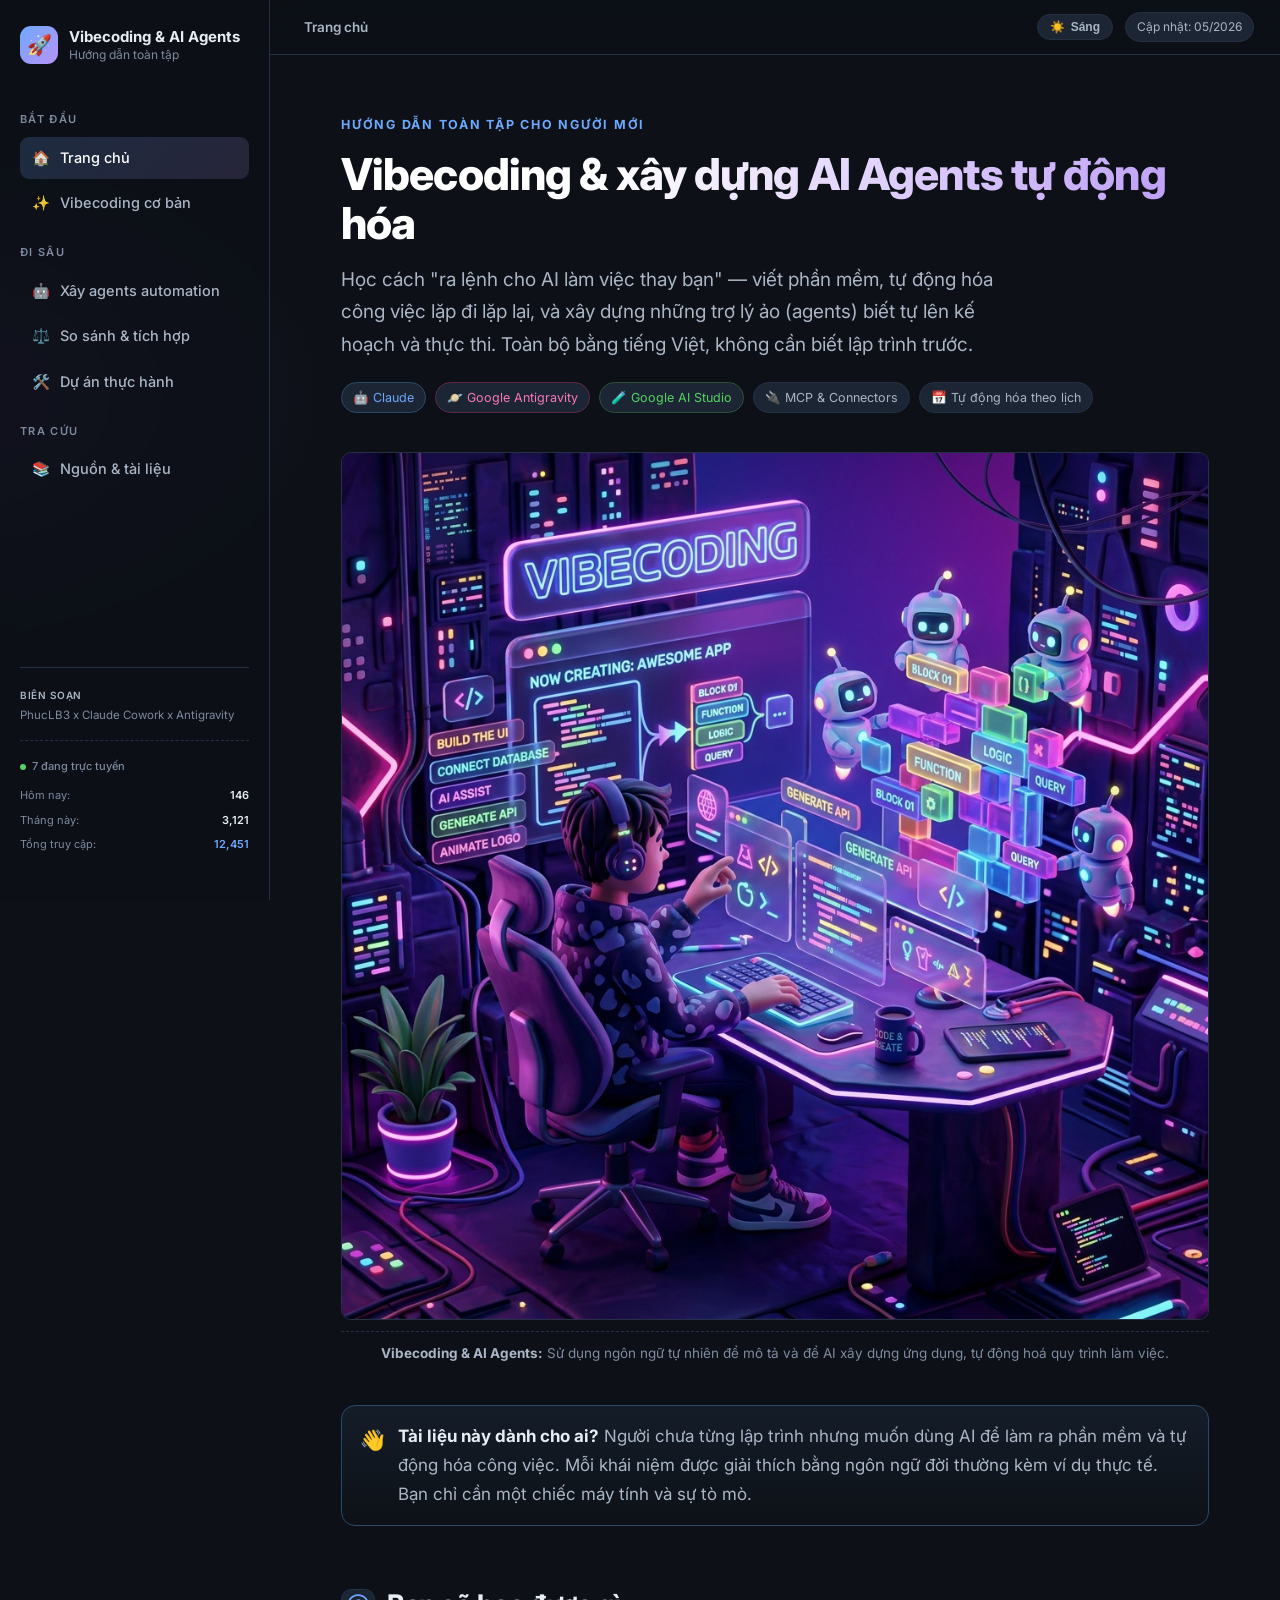
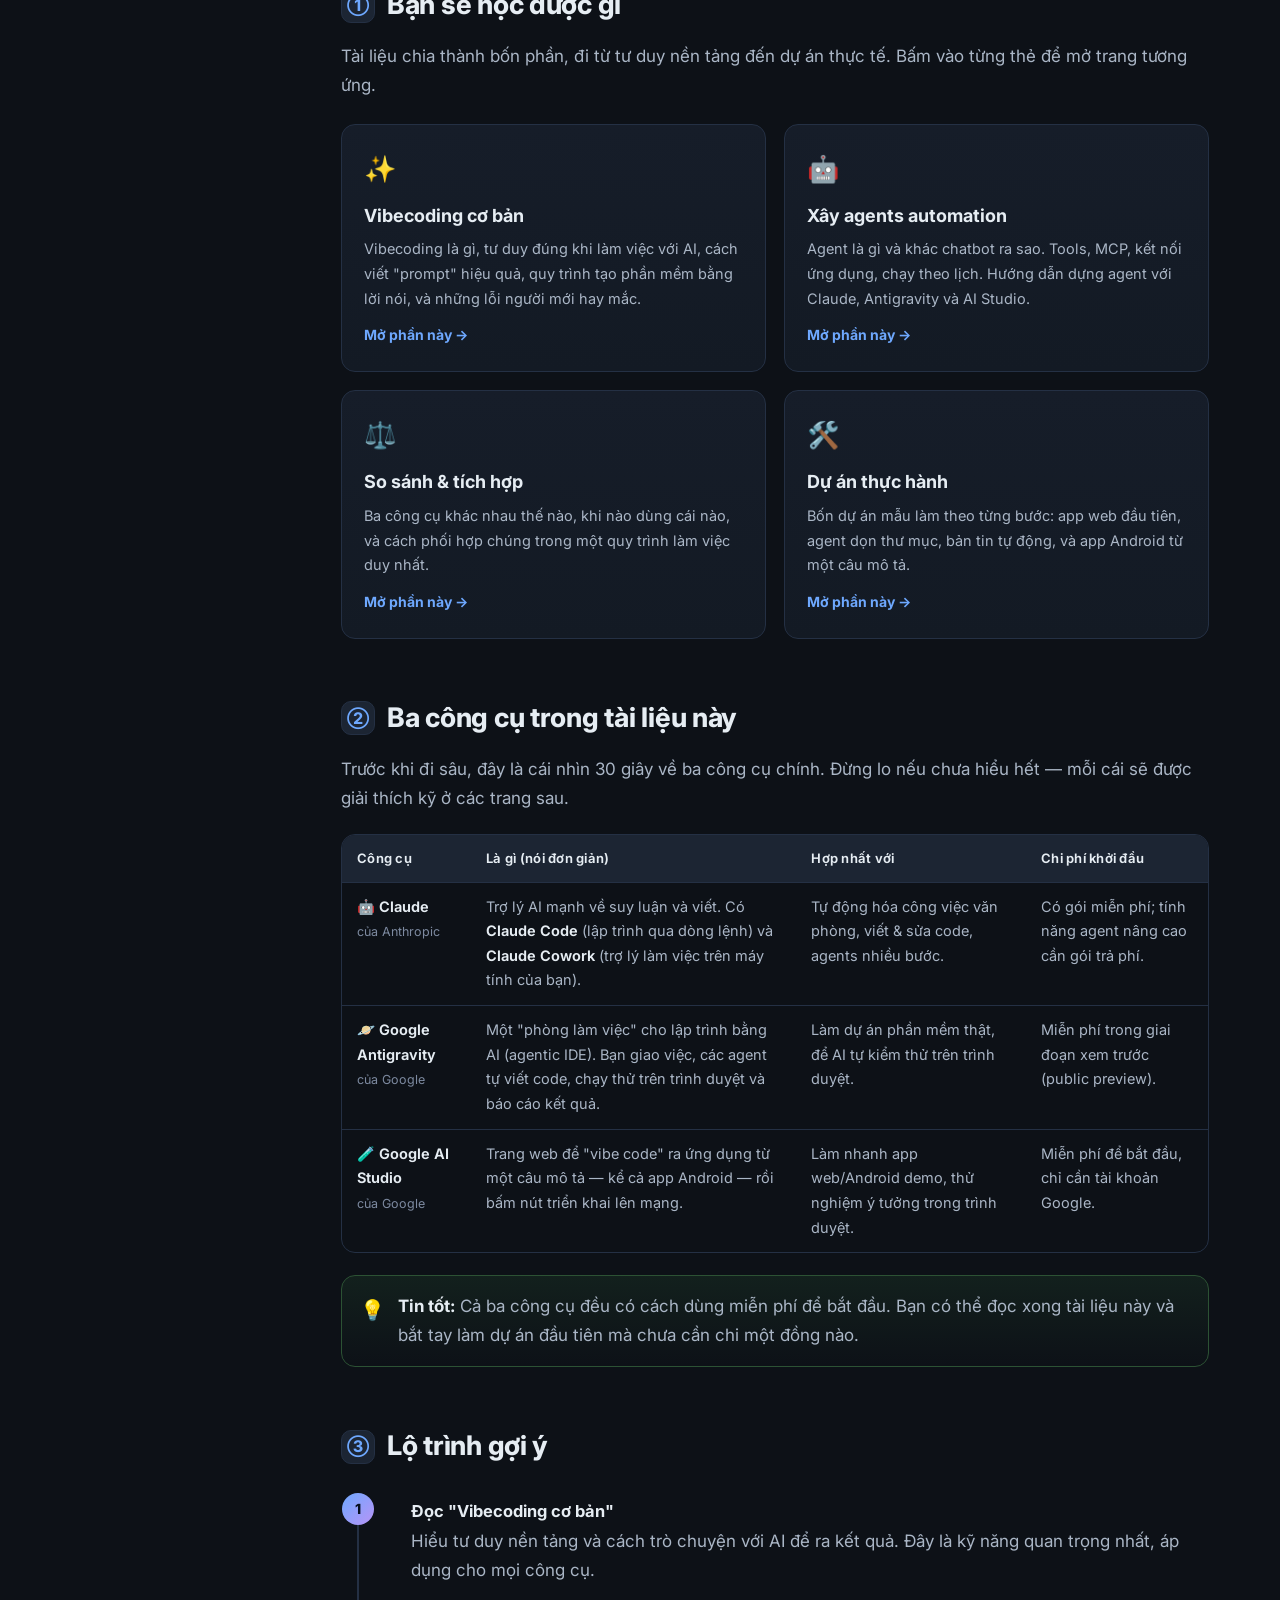
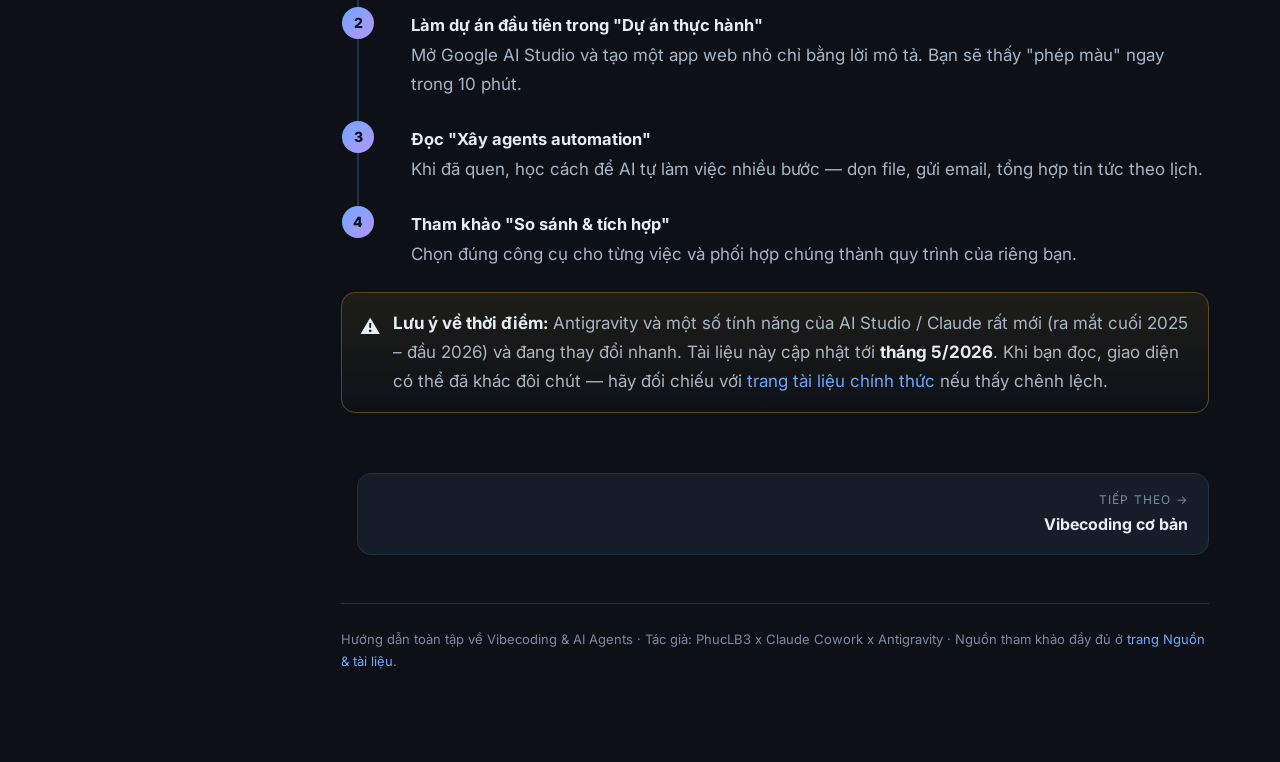
<file: index.html>
<!DOCTYPE html>
<html lang="vi">
<head>
<meta charset="UTF-8">
<meta name="viewport" content="width=device-width, initial-scale=1.0">
<title>Vibecoding & AI Agents — Hướng dẫn toàn tập | Claude · Antigravity · Google AI Studio</title>
<meta name="description" content="Hướng dẫn toàn tập (tiếng Việt) cho người mới: vibecoding và xây dựng agents tự động hóa bằng Claude, Google Antigravity và Google AI Studio.">
<link rel="preconnect" href="https://fonts.googleapis.com">
<link href="https://fonts.googleapis.com/css2?family=Inter:wght@400;500;600;700;800&display=swap" rel="stylesheet">
<link rel="stylesheet" href="styles.css">
<script>(function(){document.documentElement.setAttribute('data-theme',localStorage.getItem('theme')||'dark')})();</script>
</head>
<body>
<div class="layout">

  <!-- SIDEBAR -->
  <aside class="sidebar">
    <a class="brand" href="index.html" style="color:inherit">
      <div class="logo">🚀</div>
      <div class="title">Vibecoding &amp; AI Agents<span>Hướng dẫn toàn tập</span></div>
    </a>
    <nav class="nav">
      <div class="group-label">Bắt đầu</div>
      <a href="index.html"><span class="ic">🏠</span> Trang chủ</a>
      <a href="vibecoding.html"><span class="ic">✨</span> Vibecoding cơ bản</a>
      <div class="group-label">Đi sâu</div>
      <a href="agents.html"><span class="ic">🤖</span> Xây agents automation</a>
      <a href="compare.html"><span class="ic">⚖️</span> So sánh &amp; tích hợp</a>
      <a href="projects.html"><span class="ic">🛠️</span> Dự án thực hành</a>
      <div class="group-label">Tra cứu</div>
      <a href="references.html"><span class="ic">📚</span> Nguồn &amp; tài liệu</a>
    </nav>
    <div class="sidebar-footer">
      <span class="label">Biên soạn</span>
      PhucLB3 x Claude Cowork x Antigravity
    </div>
  </aside>

  <!-- CONTENT -->
  <main class="content">
    <div class="topbar">
      <div class="crumbs"><button class="menu-btn" aria-label="Menu">☰</button> &nbsp; <b>Trang chủ</b></div>
      <span class="badge">Cập nhật: 05/2026</span>
    </div>

    <div class="container">
      <section class="hero">
        <span class="eyebrow">Hướng dẫn toàn tập cho người mới</span>
        <h1>Vibecoding &amp; xây dựng AI Agents tự động hóa</h1>
        <p class="lead">Học cách "ra lệnh cho AI làm việc thay bạn" — viết phần mềm, tự động hóa công việc lặp đi lặp lại, và xây dựng những trợ lý ảo (agents) biết tự lên kế hoạch và thực thi. Toàn bộ bằng tiếng Việt, không cần biết lập trình trước.</p>
        <div style="margin-top:18px">
          <span class="pill accent">🤖 Claude</span>
          <span class="pill pink">🪐 Google Antigravity</span>
          <span class="pill green">🧪 Google AI Studio</span>
          <span class="pill">🔌 MCP &amp; Connectors</span>
          <span class="pill">📅 Tự động hóa theo lịch</span>
        </div>
      </section>

      <figure class="shot" style="margin-top: 10px; margin-bottom: 40px;">
        <img src="images/vibecoding_hero.png" alt="Minh hoạ nghệ thuật Vibecoding và AI Agents">
        <figcaption><b>Vibecoding &amp; AI Agents:</b> Sử dụng ngôn ngữ tự nhiên để mô tả và để AI xây dựng ứng dụng, tự động hoá quy trình làm việc.</figcaption>
      </figure>

      <div class="callout note">
        <span class="ic">👋</span>
        <div>
          <p><b>Tài liệu này dành cho ai?</b> Người chưa từng lập trình nhưng muốn dùng AI để làm ra phần mềm và tự động hóa công việc. Mỗi khái niệm được giải thích bằng ngôn ngữ đời thường kèm ví dụ thực tế. Bạn chỉ cần một chiếc máy tính và sự tò mò.</p>
        </div>
      </div>

      <h2><span class="num">①</span>Bạn sẽ học được gì</h2>
      <p>Tài liệu chia thành bốn phần, đi từ tư duy nền tảng đến dự án thực tế. Bấm vào từng thẻ để mở trang tương ứng.</p>

      <div class="grid cols-2">
        <a class="card" href="vibecoding.html">
          <div class="ic-lg">✨</div>
          <h3>Vibecoding cơ bản</h3>
          <p>Vibecoding là gì, tư duy đúng khi làm việc với AI, cách viết "prompt" hiệu quả, quy trình tạo phần mềm bằng lời nói, và những lỗi người mới hay mắc.</p>
          <span class="arrow">Mở phần này →</span>
        </a>
        <a class="card" href="agents.html">
          <div class="ic-lg">🤖</div>
          <h3>Xây agents automation</h3>
          <p>Agent là gì và khác chatbot ra sao. Tools, MCP, kết nối ứng dụng, chạy theo lịch. Hướng dẫn dựng agent với Claude, Antigravity và AI Studio.</p>
          <span class="arrow">Mở phần này →</span>
        </a>
        <a class="card" href="compare.html">
          <div class="ic-lg">⚖️</div>
          <h3>So sánh &amp; tích hợp</h3>
          <p>Ba công cụ khác nhau thế nào, khi nào dùng cái nào, và cách phối hợp chúng trong một quy trình làm việc duy nhất.</p>
          <span class="arrow">Mở phần này →</span>
        </a>
        <a class="card" href="projects.html">
          <div class="ic-lg">🛠️</div>
          <h3>Dự án thực hành</h3>
          <p>Bốn dự án mẫu làm theo từng bước: app web đầu tiên, agent dọn thư mục, bản tin tự động, và app Android từ một câu mô tả.</p>
          <span class="arrow">Mở phần này →</span>
        </a>
      </div>

      <h2><span class="num">②</span>Ba công cụ trong tài liệu này</h2>
      <p>Trước khi đi sâu, đây là cái nhìn 30 giây về ba công cụ chính. Đừng lo nếu chưa hiểu hết — mỗi cái sẽ được giải thích kỹ ở các trang sau.</p>

      <div class="table-wrap">
        <table>
          <thead>
            <tr><th>Công cụ</th><th>Là gì (nói đơn giản)</th><th>Hợp nhất với</th><th>Chi phí khởi đầu</th></tr>
          </thead>
          <tbody>
            <tr>
              <td><strong>🤖 Claude</strong><br><span style="font-size:12.5px;color:var(--muted)">của Anthropic</span></td>
              <td>Trợ lý AI mạnh về suy luận và viết. Có <strong>Claude Code</strong> (lập trình qua dòng lệnh) và <strong>Claude Cowork</strong> (trợ lý làm việc trên máy tính của bạn).</td>
              <td>Tự động hóa công việc văn phòng, viết &amp; sửa code, agents nhiều bước.</td>
              <td>Có gói miễn phí; tính năng agent nâng cao cần gói trả phí.</td>
            </tr>
            <tr>
              <td><strong>🪐 Google Antigravity</strong><br><span style="font-size:12.5px;color:var(--muted)">của Google</span></td>
              <td>Một "phòng làm việc" cho lập trình bằng AI (agentic IDE). Bạn giao việc, các agent tự viết code, chạy thử trên trình duyệt và báo cáo kết quả.</td>
              <td>Làm dự án phần mềm thật, để AI tự kiểm thử trên trình duyệt.</td>
              <td>Miễn phí trong giai đoạn xem trước (public preview).</td>
            </tr>
            <tr>
              <td><strong>🧪 Google AI Studio</strong><br><span style="font-size:12.5px;color:var(--muted)">của Google</span></td>
              <td>Trang web để "vibe code" ra ứng dụng từ một câu mô tả — kể cả app Android — rồi bấm nút triển khai lên mạng.</td>
              <td>Làm nhanh app web/Android demo, thử nghiệm ý tưởng trong trình duyệt.</td>
              <td>Miễn phí để bắt đầu, chỉ cần tài khoản Google.</td>
            </tr>
          </tbody>
        </table>
      </div>

      <div class="callout tip">
        <span class="ic">💡</span>
        <div><p><b>Tin tốt:</b> Cả ba công cụ đều có cách dùng miễn phí để bắt đầu. Bạn có thể đọc xong tài liệu này và bắt tay làm dự án đầu tiên mà chưa cần chi một đồng nào.</p></div>
      </div>

      <h2><span class="num">③</span>Lộ trình gợi ý</h2>
      <ol class="steps">
        <li><span class="st-title">Đọc "Vibecoding cơ bản"</span> Hiểu tư duy nền tảng và cách trò chuyện với AI để ra kết quả. Đây là kỹ năng quan trọng nhất, áp dụng cho mọi công cụ.</li>
        <li><span class="st-title">Làm dự án đầu tiên trong "Dự án thực hành"</span> Mở Google AI Studio và tạo một app web nhỏ chỉ bằng lời mô tả. Bạn sẽ thấy "phép màu" ngay trong 10 phút.</li>
        <li><span class="st-title">Đọc "Xây agents automation"</span> Khi đã quen, học cách để AI tự làm việc nhiều bước — dọn file, gửi email, tổng hợp tin tức theo lịch.</li>
        <li><span class="st-title">Tham khảo "So sánh &amp; tích hợp"</span> Chọn đúng công cụ cho từng việc và phối hợp chúng thành quy trình của riêng bạn.</li>
      </ol>

      <div class="callout warn">
        <span class="ic">⚠️</span>
        <div><p><b>Lưu ý về thời điểm:</b> Antigravity và một số tính năng của AI Studio / Claude rất mới (ra mắt cuối 2025 – đầu 2026) và đang thay đổi nhanh. Tài liệu này cập nhật tới <b>tháng 5/2026</b>. Khi bạn đọc, giao diện có thể đã khác đôi chút — hãy đối chiếu với <a href="references.html">trang tài liệu chính thức</a> nếu thấy chênh lệch.</p></div>
      </div>

      <div class="pagenav">
        <span></span>
        <a class="next" href="vibecoding.html">
          <div class="dir">Tiếp theo →</div>
          <div class="lbl">Vibecoding cơ bản</div>
        </a>
      </div>

      <div class="foot">
        Hướng dẫn toàn tập về Vibecoding &amp; AI Agents · Tác giả: PhucLB3 x Claude Cowork x Antigravity · Nguồn tham khảo đầy đủ ở <a href="references.html">trang Nguồn &amp; tài liệu</a>.
      </div>
    </div>
  </main>
</div>
<script src="app.js"></script>
</body>
</html>
</file>
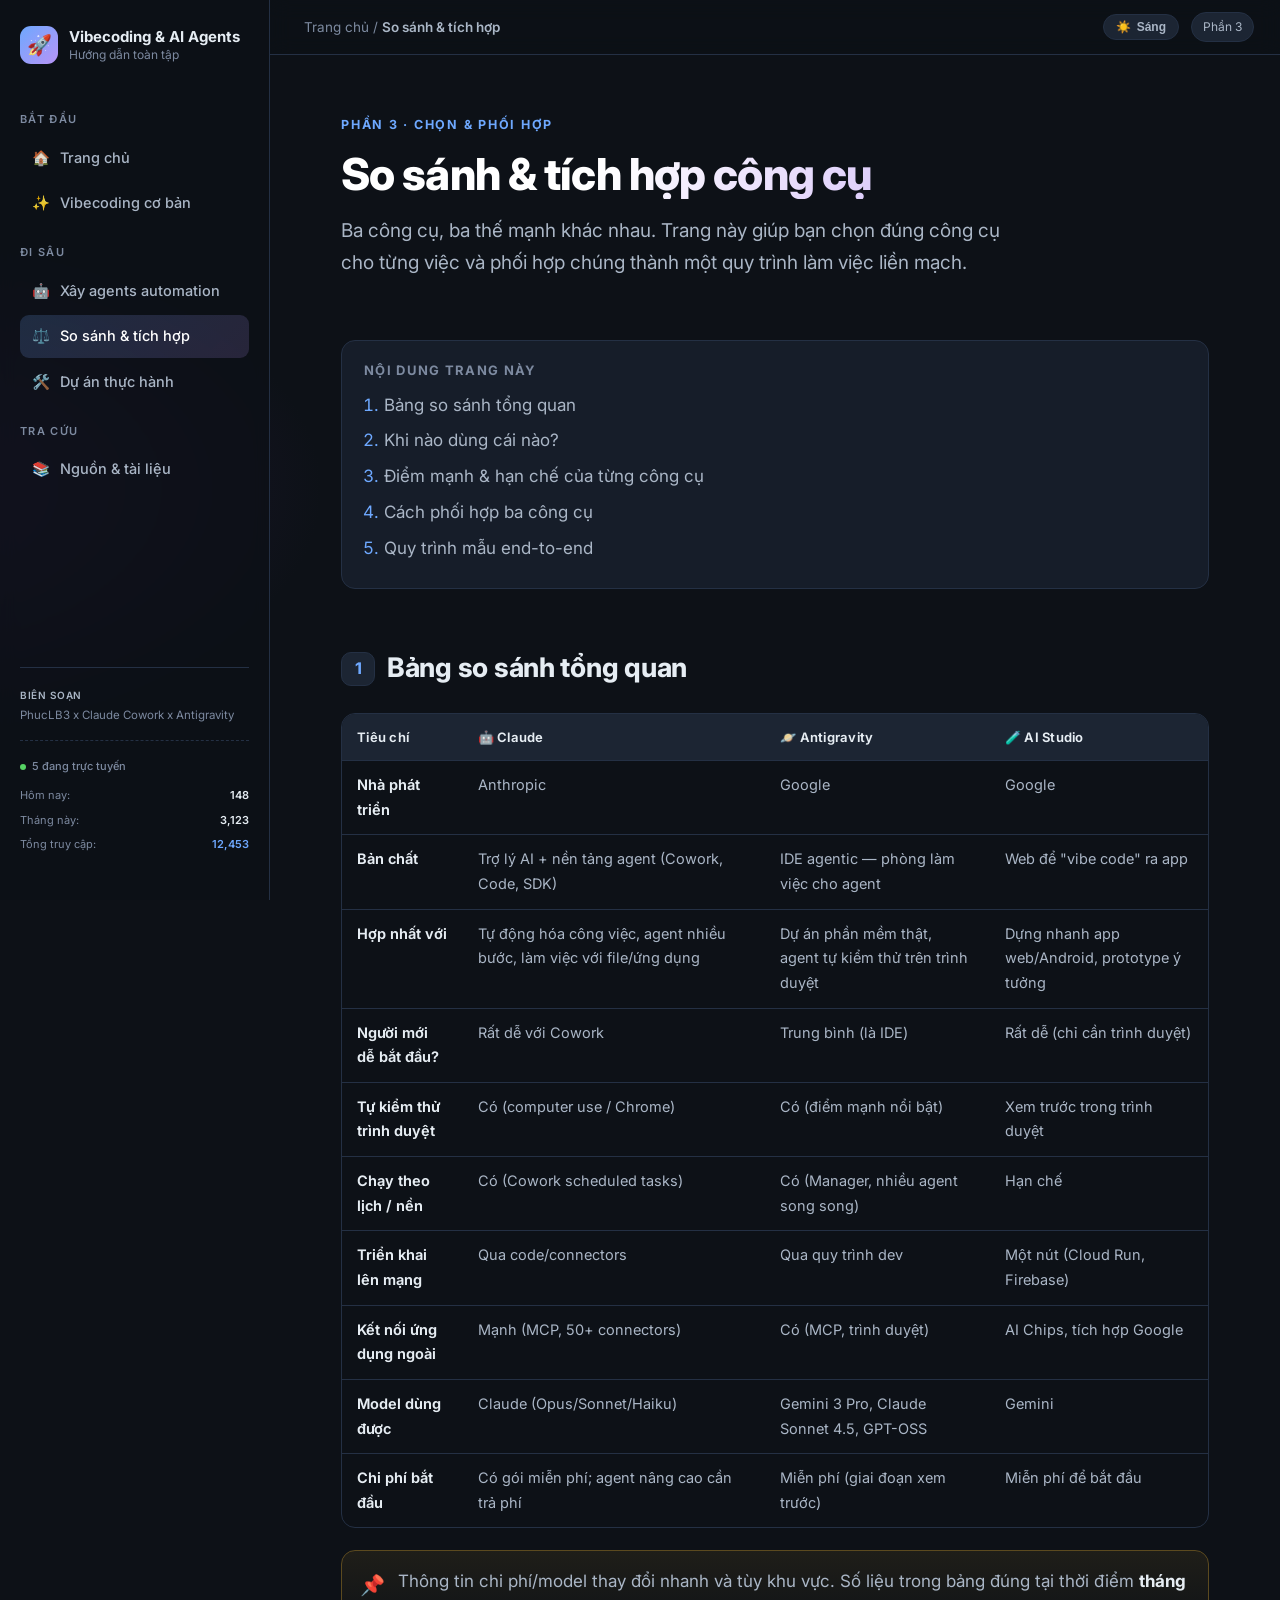
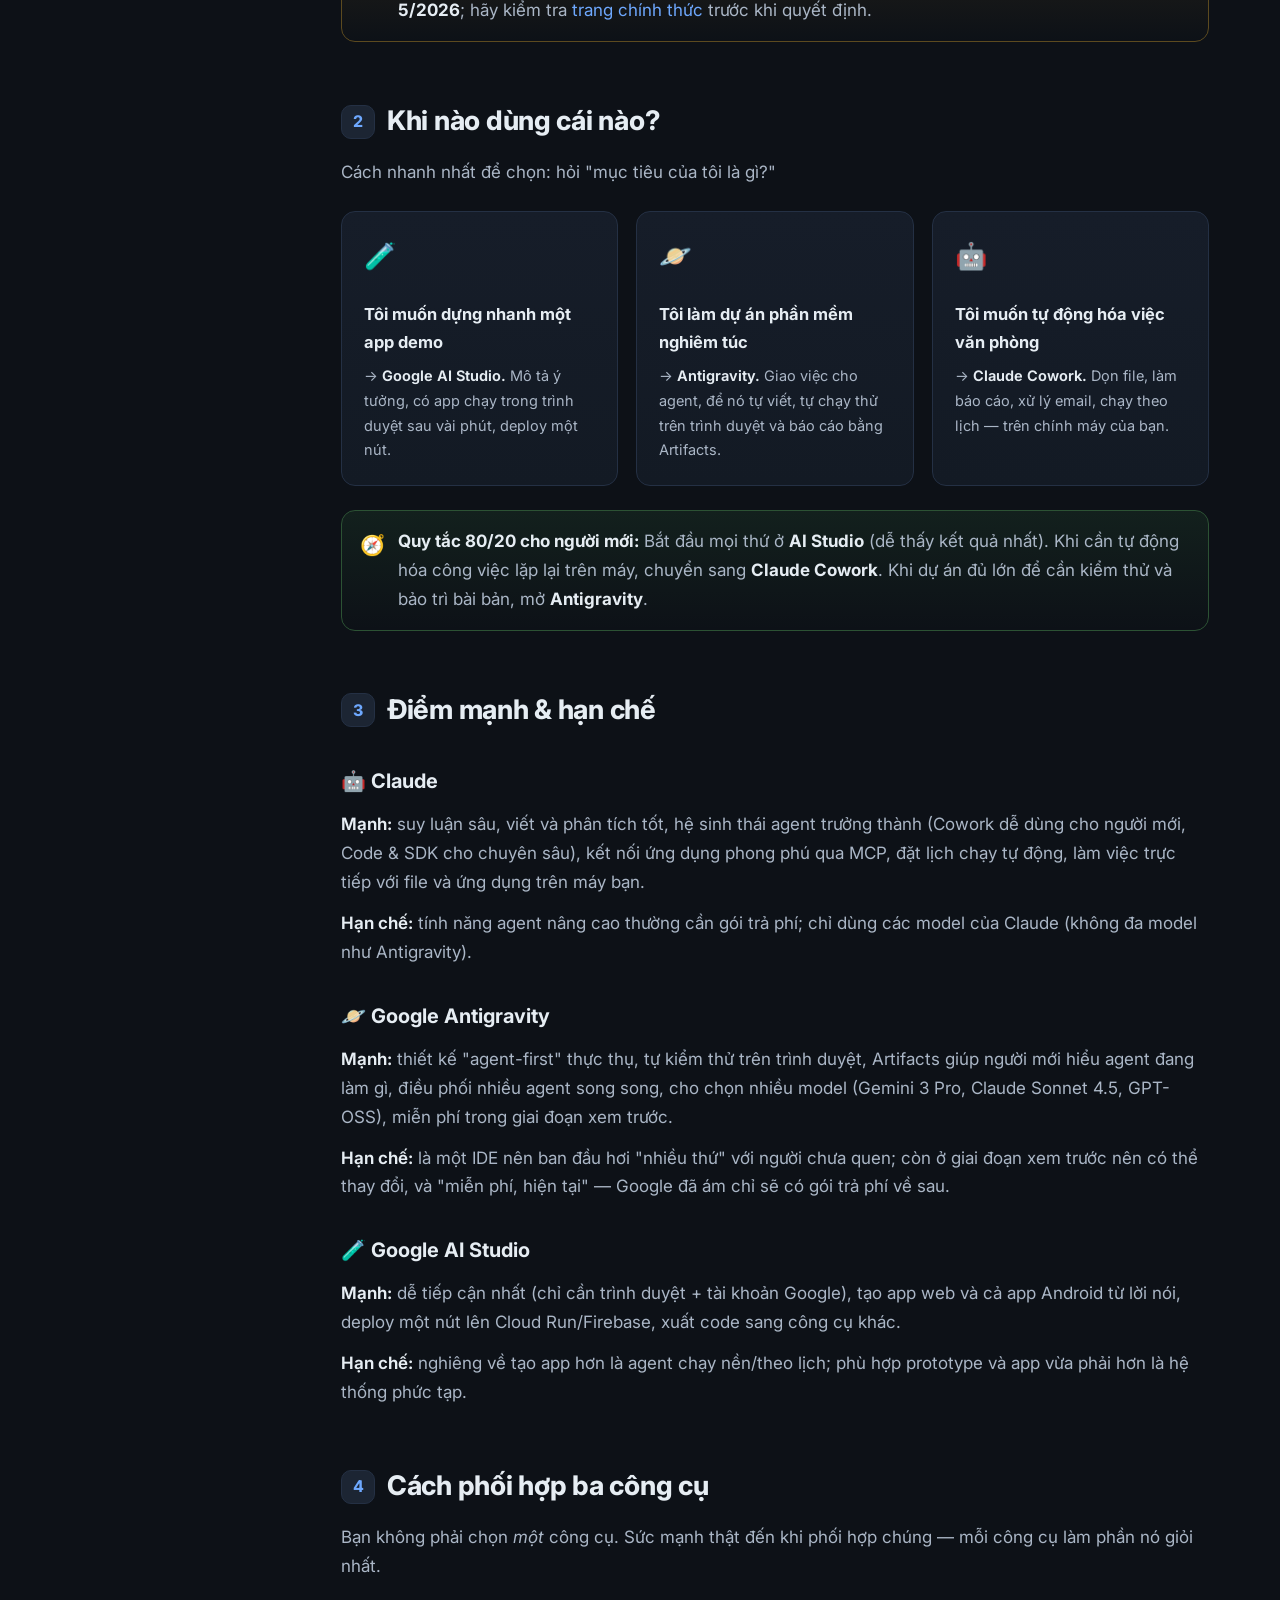
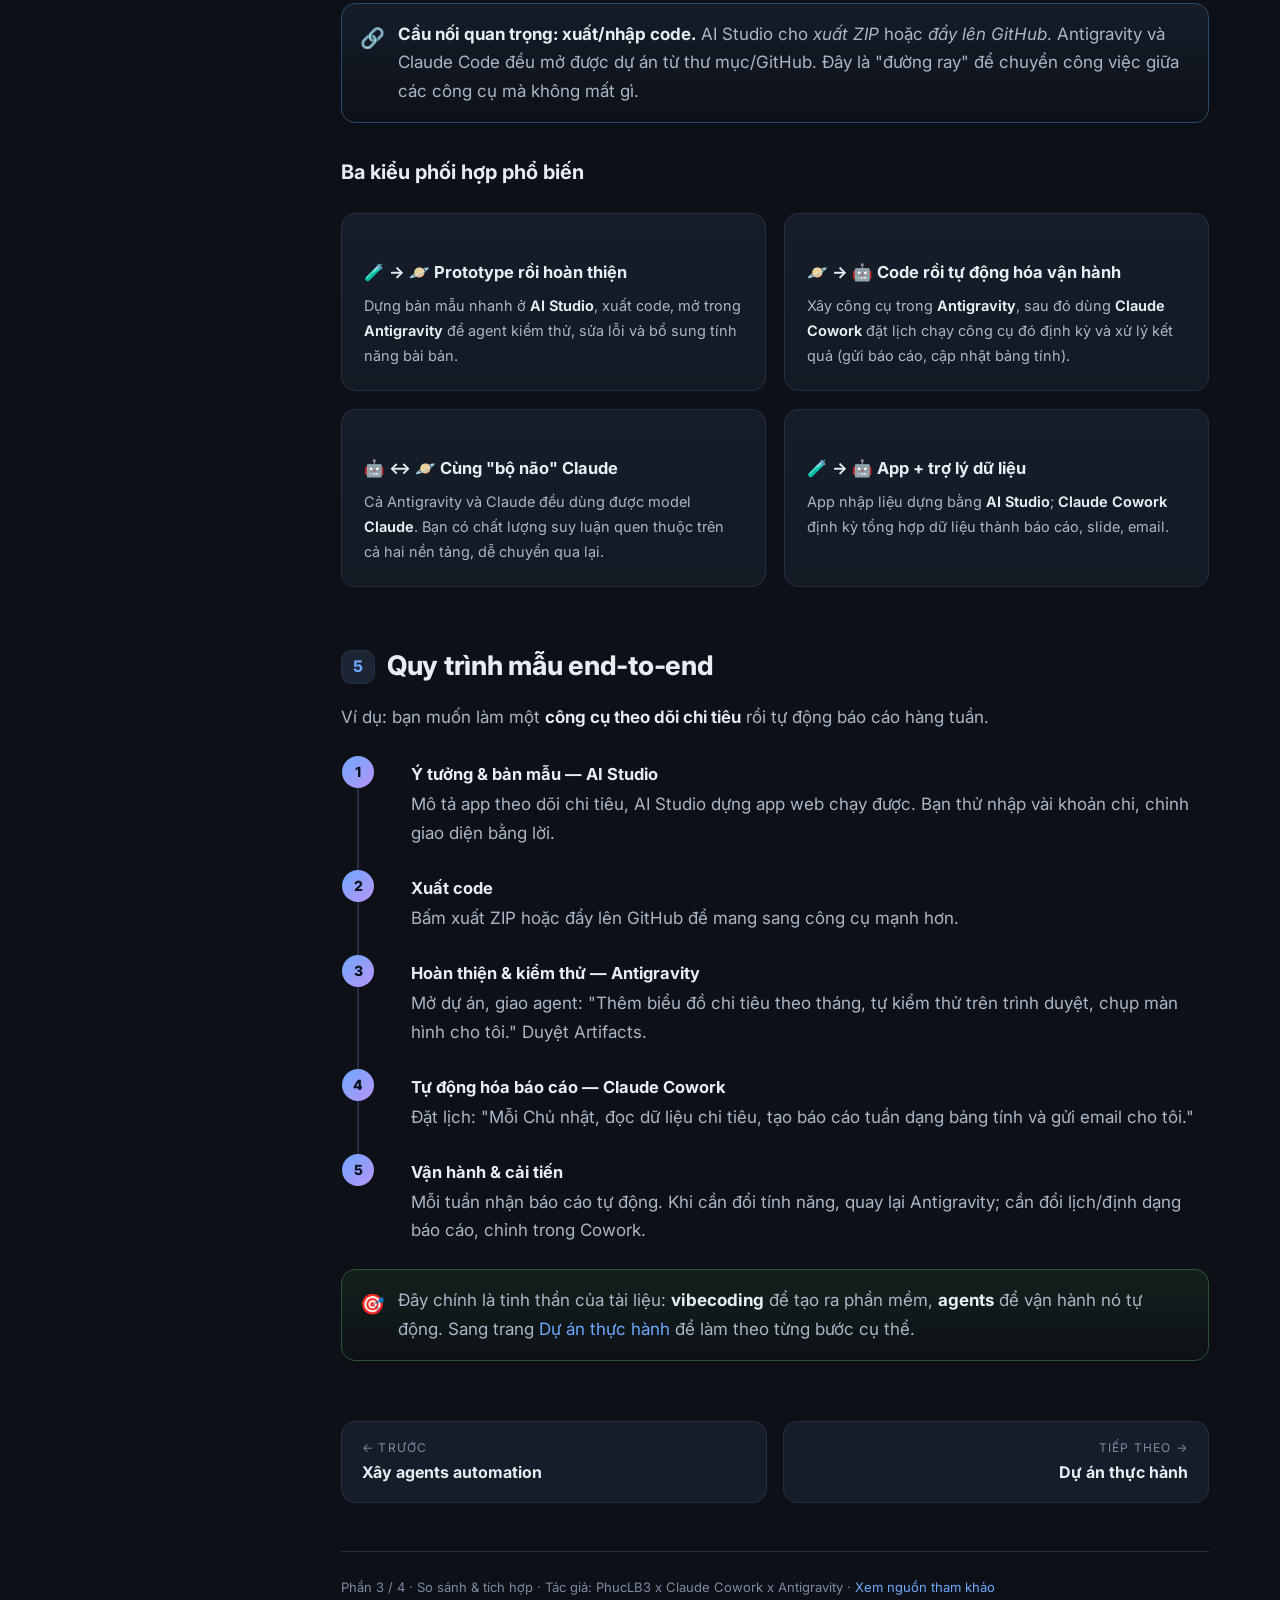
<file: compare.html>
<!DOCTYPE html>
<html lang="vi">
<head>
<meta charset="UTF-8">
<meta name="viewport" content="width=device-width, initial-scale=1.0">
<title>So sánh & tích hợp — Hướng dẫn toàn tập</title>
<meta name="description" content="So sánh Claude, Google Antigravity và Google AI Studio: khi nào dùng cái nào và cách phối hợp chúng.">
<link rel="preconnect" href="https://fonts.googleapis.com">
<link href="https://fonts.googleapis.com/css2?family=Inter:wght@400;500;600;700;800&display=swap" rel="stylesheet">
<link rel="stylesheet" href="styles.css">
<script>(function(){document.documentElement.setAttribute('data-theme',localStorage.getItem('theme')||'dark')})();</script>
</head>
<body>
<div class="layout">
  <aside class="sidebar">
    <a class="brand" href="index.html" style="color:inherit">
      <div class="logo">🚀</div>
      <div class="title">Vibecoding &amp; AI Agents<span>Hướng dẫn toàn tập</span></div>
    </a>
    <nav class="nav">
      <div class="group-label">Bắt đầu</div>
      <a href="index.html"><span class="ic">🏠</span> Trang chủ</a>
      <a href="vibecoding.html"><span class="ic">✨</span> Vibecoding cơ bản</a>
      <div class="group-label">Đi sâu</div>
      <a href="agents.html"><span class="ic">🤖</span> Xây agents automation</a>
      <a href="compare.html"><span class="ic">⚖️</span> So sánh &amp; tích hợp</a>
      <a href="projects.html"><span class="ic">🛠️</span> Dự án thực hành</a>
      <div class="group-label">Tra cứu</div>
      <a href="references.html"><span class="ic">📚</span> Nguồn &amp; tài liệu</a>
    </nav>
    <div class="sidebar-footer">
      <span class="label">Biên soạn</span>
      PhucLB3 x Claude Cowork x Antigravity
    </div>
  </aside>

  <main class="content">
    <div class="topbar">
      <div class="crumbs"><button class="menu-btn" aria-label="Menu">☰</button> &nbsp; Trang chủ / <b>So sánh &amp; tích hợp</b></div>
      <span class="badge">Phần 3</span>
    </div>

    <div class="container">
      <section class="hero">
        <span class="eyebrow">Phần 3 · Chọn &amp; phối hợp</span>
        <h1>So sánh &amp; tích hợp công cụ</h1>
        <p class="lead">Ba công cụ, ba thế mạnh khác nhau. Trang này giúp bạn chọn đúng công cụ cho từng việc và phối hợp chúng thành một quy trình làm việc liền mạch.</p>
      </section>

      <div class="toc">
        <div class="toc-title">Nội dung trang này</div>
        <ol>
          <li><a href="#bang">Bảng so sánh tổng quan</a></li>
          <li><a href="#khinaodung">Khi nào dùng cái nào?</a></li>
          <li><a href="#diem-manh">Điểm mạnh &amp; hạn chế của từng công cụ</a></li>
          <li><a href="#tichhop">Cách phối hợp ba công cụ</a></li>
          <li><a href="#quytrinh">Quy trình mẫu end-to-end</a></li>
        </ol>
      </div>

      <h2 id="bang"><span class="num">1</span>Bảng so sánh tổng quan</h2>
      <div class="table-wrap">
        <table>
          <thead>
            <tr><th>Tiêu chí</th><th>🤖 Claude</th><th>🪐 Antigravity</th><th>🧪 AI Studio</th></tr>
          </thead>
          <tbody>
            <tr><td><strong>Nhà phát triển</strong></td><td>Anthropic</td><td>Google</td><td>Google</td></tr>
            <tr><td><strong>Bản chất</strong></td><td>Trợ lý AI + nền tảng agent (Cowork, Code, SDK)</td><td>IDE agentic — phòng làm việc cho agent</td><td>Web để "vibe code" ra app</td></tr>
            <tr><td><strong>Hợp nhất với</strong></td><td>Tự động hóa công việc, agent nhiều bước, làm việc với file/ứng dụng</td><td>Dự án phần mềm thật, agent tự kiểm thử trên trình duyệt</td><td>Dựng nhanh app web/Android, prototype ý tưởng</td></tr>
            <tr><td><strong>Người mới dễ bắt đầu?</strong></td><td>Rất dễ với Cowork</td><td>Trung bình (là IDE)</td><td>Rất dễ (chỉ cần trình duyệt)</td></tr>
            <tr><td><strong>Tự kiểm thử trình duyệt</strong></td><td>Có (computer use / Chrome)</td><td>Có (điểm mạnh nổi bật)</td><td>Xem trước trong trình duyệt</td></tr>
            <tr><td><strong>Chạy theo lịch / nền</strong></td><td>Có (Cowork scheduled tasks)</td><td>Có (Manager, nhiều agent song song)</td><td>Hạn chế</td></tr>
            <tr><td><strong>Triển khai lên mạng</strong></td><td>Qua code/connectors</td><td>Qua quy trình dev</td><td>Một nút (Cloud Run, Firebase)</td></tr>
            <tr><td><strong>Kết nối ứng dụng ngoài</strong></td><td>Mạnh (MCP, 50+ connectors)</td><td>Có (MCP, trình duyệt)</td><td>AI Chips, tích hợp Google</td></tr>
            <tr><td><strong>Model dùng được</strong></td><td>Claude (Opus/Sonnet/Haiku)</td><td>Gemini 3 Pro, Claude Sonnet 4.5, GPT-OSS</td><td>Gemini</td></tr>
            <tr><td><strong>Chi phí bắt đầu</strong></td><td>Có gói miễn phí; agent nâng cao cần trả phí</td><td>Miễn phí (giai đoạn xem trước)</td><td>Miễn phí để bắt đầu</td></tr>
          </tbody>
        </table>
      </div>
      <div class="callout warn">
        <span class="ic">📌</span>
        <div><p>Thông tin chi phí/model thay đổi nhanh và tùy khu vực. Số liệu trong bảng đúng tại thời điểm <b>tháng 5/2026</b>; hãy kiểm tra <a href="references.html">trang chính thức</a> trước khi quyết định.</p></div>
      </div>

      <h2 id="khinaodung"><span class="num">2</span>Khi nào dùng cái nào?</h2>
      <p>Cách nhanh nhất để chọn: hỏi "mục tiêu của tôi là gì?"</p>
      <div class="grid cols-3">
        <div class="card">
          <div class="ic-lg">🧪</div>
          <h4>Tôi muốn dựng nhanh một app demo</h4>
          <p>→ <strong>Google AI Studio.</strong> Mô tả ý tưởng, có app chạy trong trình duyệt sau vài phút, deploy một nút.</p>
        </div>
        <div class="card">
          <div class="ic-lg">🪐</div>
          <h4>Tôi làm dự án phần mềm nghiêm túc</h4>
          <p>→ <strong>Antigravity.</strong> Giao việc cho agent, để nó tự viết, tự chạy thử trên trình duyệt và báo cáo bằng Artifacts.</p>
        </div>
        <div class="card">
          <div class="ic-lg">🤖</div>
          <h4>Tôi muốn tự động hóa việc văn phòng</h4>
          <p>→ <strong>Claude Cowork.</strong> Dọn file, làm báo cáo, xử lý email, chạy theo lịch — trên chính máy của bạn.</p>
        </div>
      </div>

      <div class="callout tip">
        <span class="ic">🧭</span>
        <div><p><b>Quy tắc 80/20 cho người mới:</b> Bắt đầu mọi thứ ở <b>AI Studio</b> (dễ thấy kết quả nhất). Khi cần tự động hóa công việc lặp lại trên máy, chuyển sang <b>Claude Cowork</b>. Khi dự án đủ lớn để cần kiểm thử và bảo trì bài bản, mở <b>Antigravity</b>.</p></div>
      </div>

      <h2 id="diem-manh"><span class="num">3</span>Điểm mạnh &amp; hạn chế</h2>

      <h3>🤖 Claude</h3>
      <p><strong>Mạnh:</strong> suy luận sâu, viết và phân tích tốt, hệ sinh thái agent trưởng thành (Cowork dễ dùng cho người mới, Code &amp; SDK cho chuyên sâu), kết nối ứng dụng phong phú qua MCP, đặt lịch chạy tự động, làm việc trực tiếp với file và ứng dụng trên máy bạn.</p>
      <p><strong>Hạn chế:</strong> tính năng agent nâng cao thường cần gói trả phí; chỉ dùng các model của Claude (không đa model như Antigravity).</p>

      <h3>🪐 Google Antigravity</h3>
      <p><strong>Mạnh:</strong> thiết kế "agent-first" thực thụ, tự kiểm thử trên trình duyệt, Artifacts giúp người mới hiểu agent đang làm gì, điều phối nhiều agent song song, cho chọn nhiều model (Gemini 3 Pro, Claude Sonnet 4.5, GPT-OSS), miễn phí trong giai đoạn xem trước.</p>
      <p><strong>Hạn chế:</strong> là một IDE nên ban đầu hơi "nhiều thứ" với người chưa quen; còn ở giai đoạn xem trước nên có thể thay đổi, và "miễn phí, hiện tại" — Google đã ám chỉ sẽ có gói trả phí về sau.</p>

      <h3>🧪 Google AI Studio</h3>
      <p><strong>Mạnh:</strong> dễ tiếp cận nhất (chỉ cần trình duyệt + tài khoản Google), tạo app web và cả app Android từ lời nói, deploy một nút lên Cloud Run/Firebase, xuất code sang công cụ khác.</p>
      <p><strong>Hạn chế:</strong> nghiêng về tạo app hơn là agent chạy nền/theo lịch; phù hợp prototype và app vừa phải hơn là hệ thống phức tạp.</p>

      <h2 id="tichhop"><span class="num">4</span>Cách phối hợp ba công cụ</h2>
      <p>Bạn không phải chọn <em>một</em> công cụ. Sức mạnh thật đến khi phối hợp chúng — mỗi công cụ làm phần nó giỏi nhất.</p>

      <div class="callout note">
        <span class="ic">🔗</span>
        <div><p><b>Cầu nối quan trọng: xuất/nhập code.</b> AI Studio cho <em>xuất ZIP</em> hoặc <em>đẩy lên GitHub</em>. Antigravity và Claude Code đều mở được dự án từ thư mục/GitHub. Đây là "đường ray" để chuyển công việc giữa các công cụ mà không mất gì.</p></div>
      </div>

      <h3>Ba kiểu phối hợp phổ biến</h3>
      <div class="grid cols-2">
        <div class="card">
          <h4>🧪 → 🪐 Prototype rồi hoàn thiện</h4>
          <p>Dựng bản mẫu nhanh ở <strong>AI Studio</strong>, xuất code, mở trong <strong>Antigravity</strong> để agent kiểm thử, sửa lỗi và bổ sung tính năng bài bản.</p>
        </div>
        <div class="card">
          <h4>🪐 → 🤖 Code rồi tự động hóa vận hành</h4>
          <p>Xây công cụ trong <strong>Antigravity</strong>, sau đó dùng <strong>Claude Cowork</strong> đặt lịch chạy công cụ đó định kỳ và xử lý kết quả (gửi báo cáo, cập nhật bảng tính).</p>
        </div>
        <div class="card">
          <h4>🤖 ↔ 🪐 Cùng "bộ não" Claude</h4>
          <p>Cả Antigravity và Claude đều dùng được model <strong>Claude</strong>. Bạn có chất lượng suy luận quen thuộc trên cả hai nền tảng, dễ chuyển qua lại.</p>
        </div>
        <div class="card">
          <h4>🧪 → 🤖 App + trợ lý dữ liệu</h4>
          <p>App nhập liệu dựng bằng <strong>AI Studio</strong>; <strong>Claude Cowork</strong> định kỳ tổng hợp dữ liệu thành báo cáo, slide, email.</p>
        </div>
      </div>

      <h2 id="quytrinh"><span class="num">5</span>Quy trình mẫu end-to-end</h2>
      <p>Ví dụ: bạn muốn làm một <strong>công cụ theo dõi chi tiêu</strong> rồi tự động báo cáo hàng tuần.</p>
      <ol class="steps">
        <li><span class="st-title">Ý tưởng &amp; bản mẫu — AI Studio</span> Mô tả app theo dõi chi tiêu, AI Studio dựng app web chạy được. Bạn thử nhập vài khoản chi, chỉnh giao diện bằng lời.</li>
        <li><span class="st-title">Xuất code</span> Bấm xuất ZIP hoặc đẩy lên GitHub để mang sang công cụ mạnh hơn.</li>
        <li><span class="st-title">Hoàn thiện &amp; kiểm thử — Antigravity</span> Mở dự án, giao agent: "Thêm biểu đồ chi tiêu theo tháng, tự kiểm thử trên trình duyệt, chụp màn hình cho tôi." Duyệt Artifacts.</li>
        <li><span class="st-title">Tự động hóa báo cáo — Claude Cowork</span> Đặt lịch: "Mỗi Chủ nhật, đọc dữ liệu chi tiêu, tạo báo cáo tuần dạng bảng tính và gửi email cho tôi."</li>
        <li><span class="st-title">Vận hành &amp; cải tiến</span> Mỗi tuần nhận báo cáo tự động. Khi cần đổi tính năng, quay lại Antigravity; cần đổi lịch/định dạng báo cáo, chỉnh trong Cowork.</li>
      </ol>

      <div class="callout tip">
        <span class="ic">🎯</span>
        <div><p>Đây chính là tinh thần của tài liệu: <b>vibecoding</b> để tạo ra phần mềm, <b>agents</b> để vận hành nó tự động. Sang trang <a href="projects.html">Dự án thực hành</a> để làm theo từng bước cụ thể.</p></div>
      </div>

      <div class="pagenav">
        <a href="agents.html">
          <div class="dir">← Trước</div>
          <div class="lbl">Xây agents automation</div>
        </a>
        <a class="next" href="projects.html">
          <div class="dir">Tiếp theo →</div>
          <div class="lbl">Dự án thực hành</div>
        </a>
      </div>

      <div class="foot">Phần 3 / 4 · So sánh &amp; tích hợp · Tác giả: PhucLB3 x Claude Cowork x Antigravity · <a href="references.html">Xem nguồn tham khảo</a></div>
    </div>
  </main>
</div>
<script src="app.js"></script>
</body>
</html>
</file>
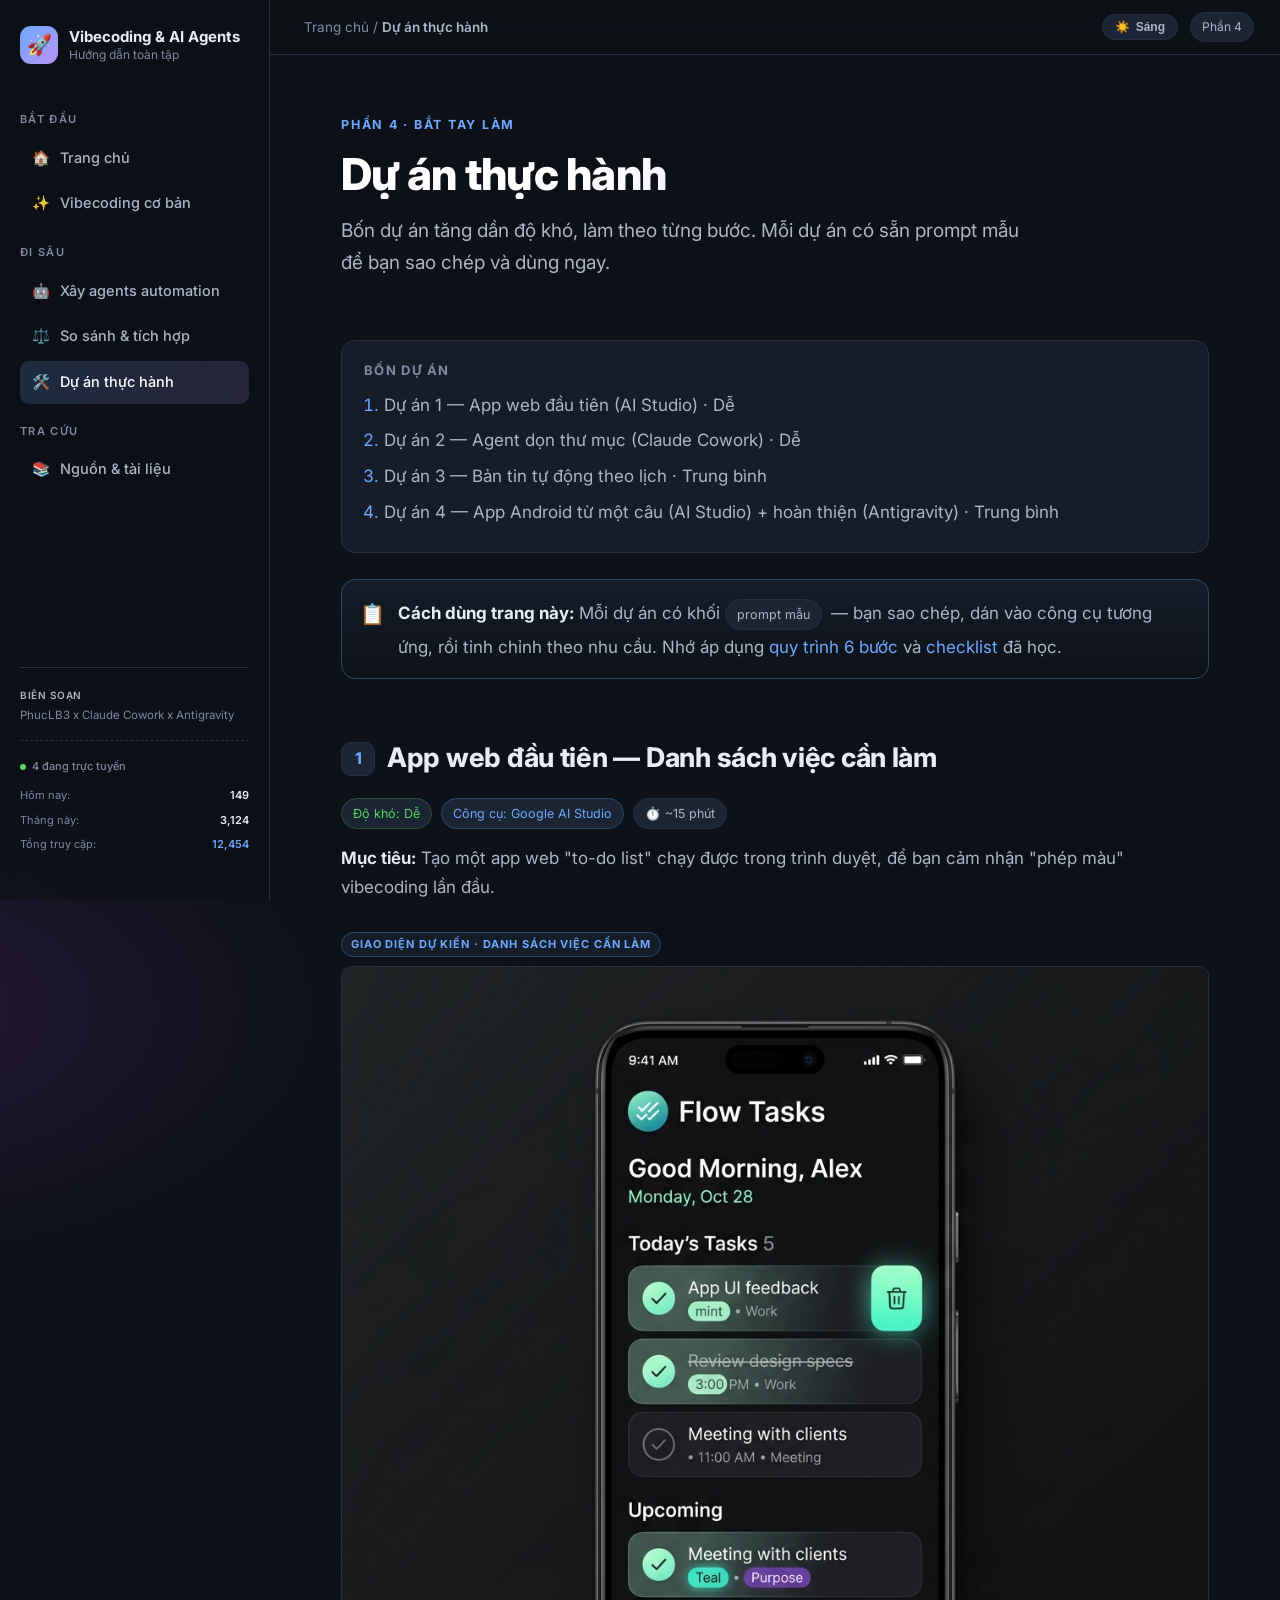
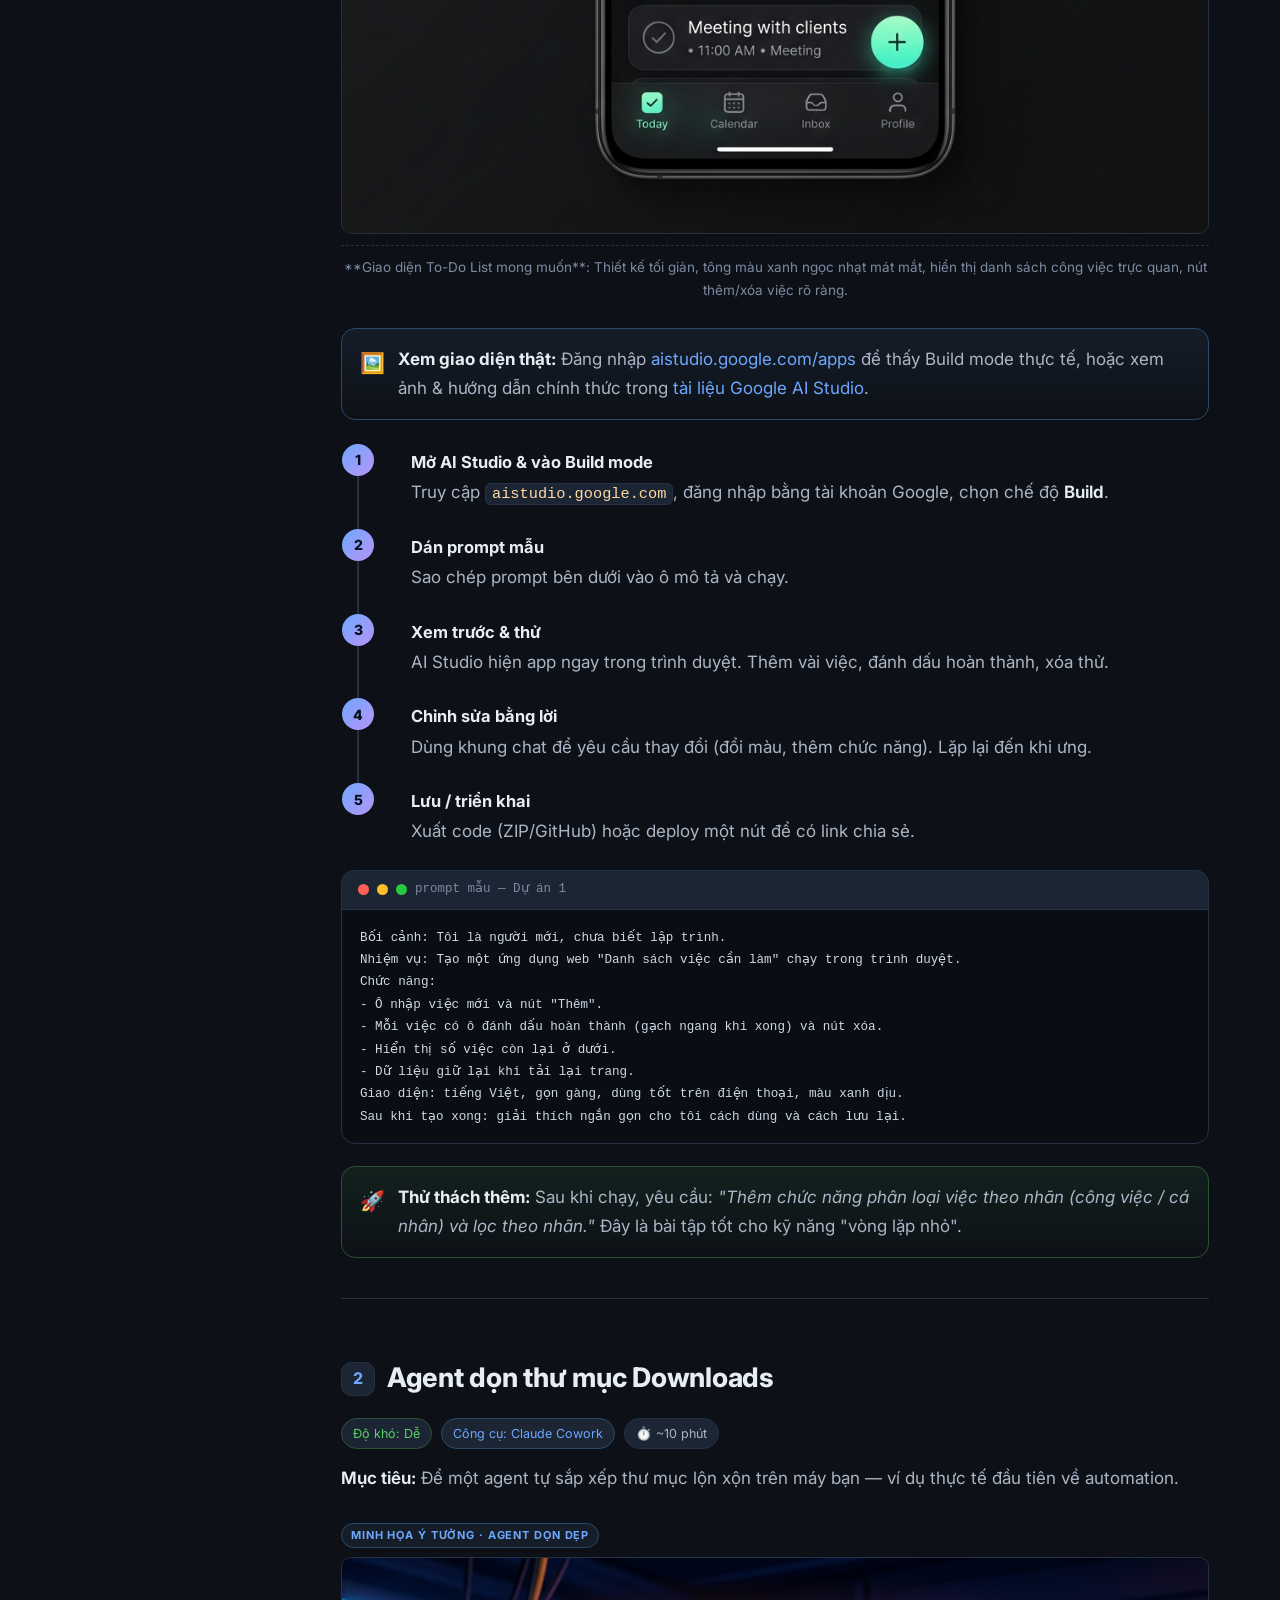
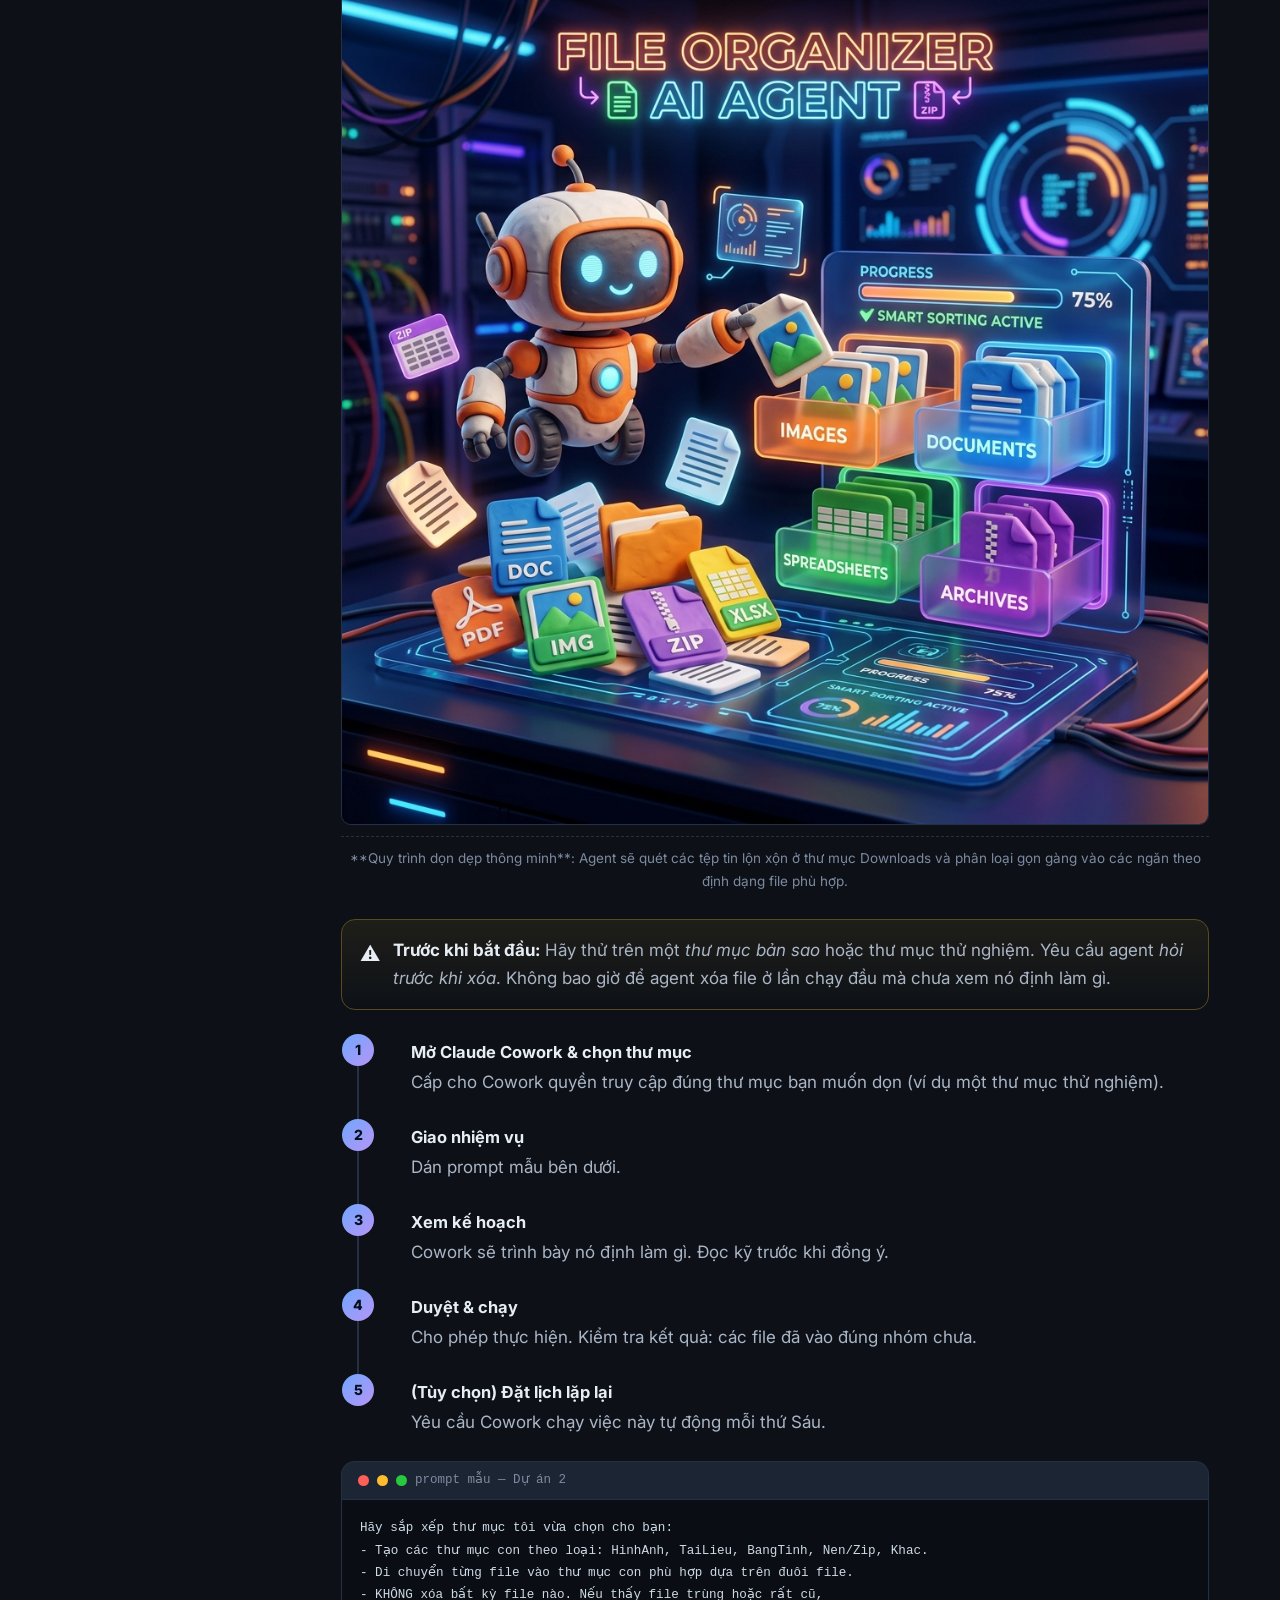
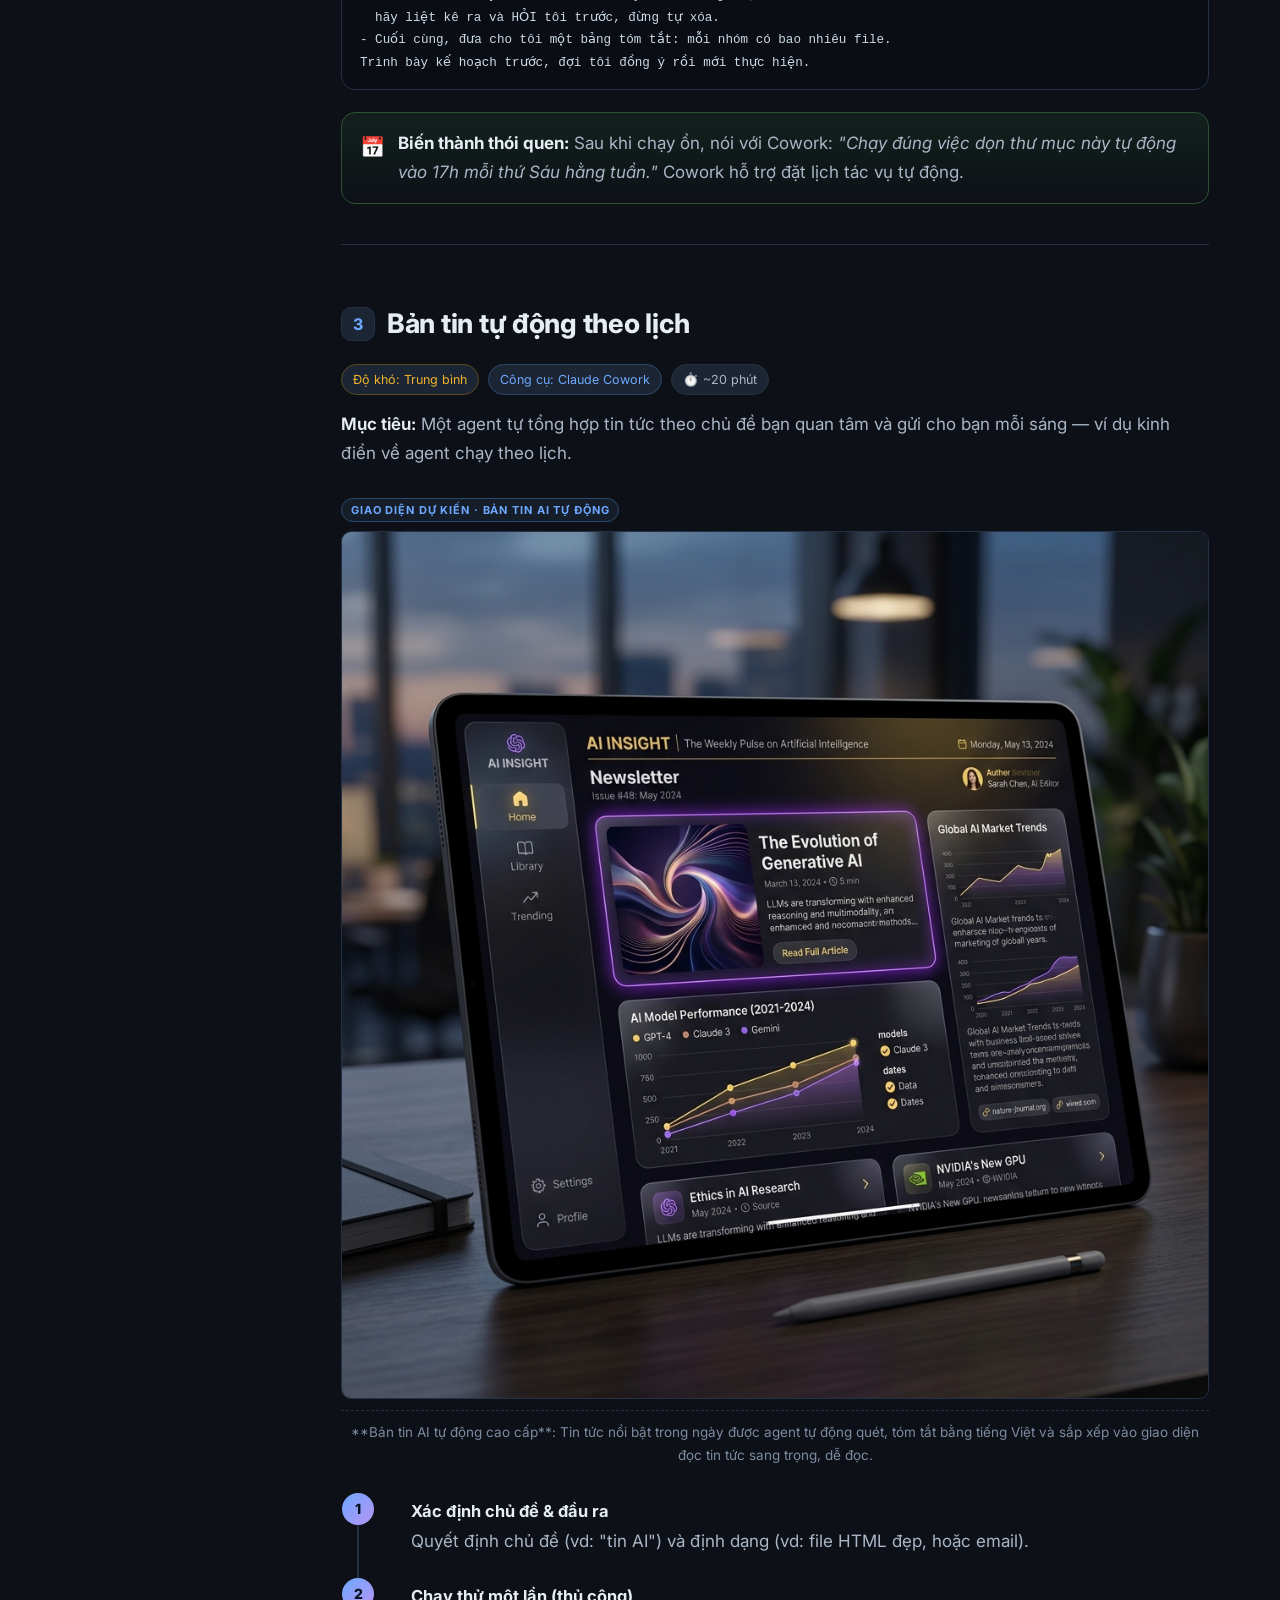
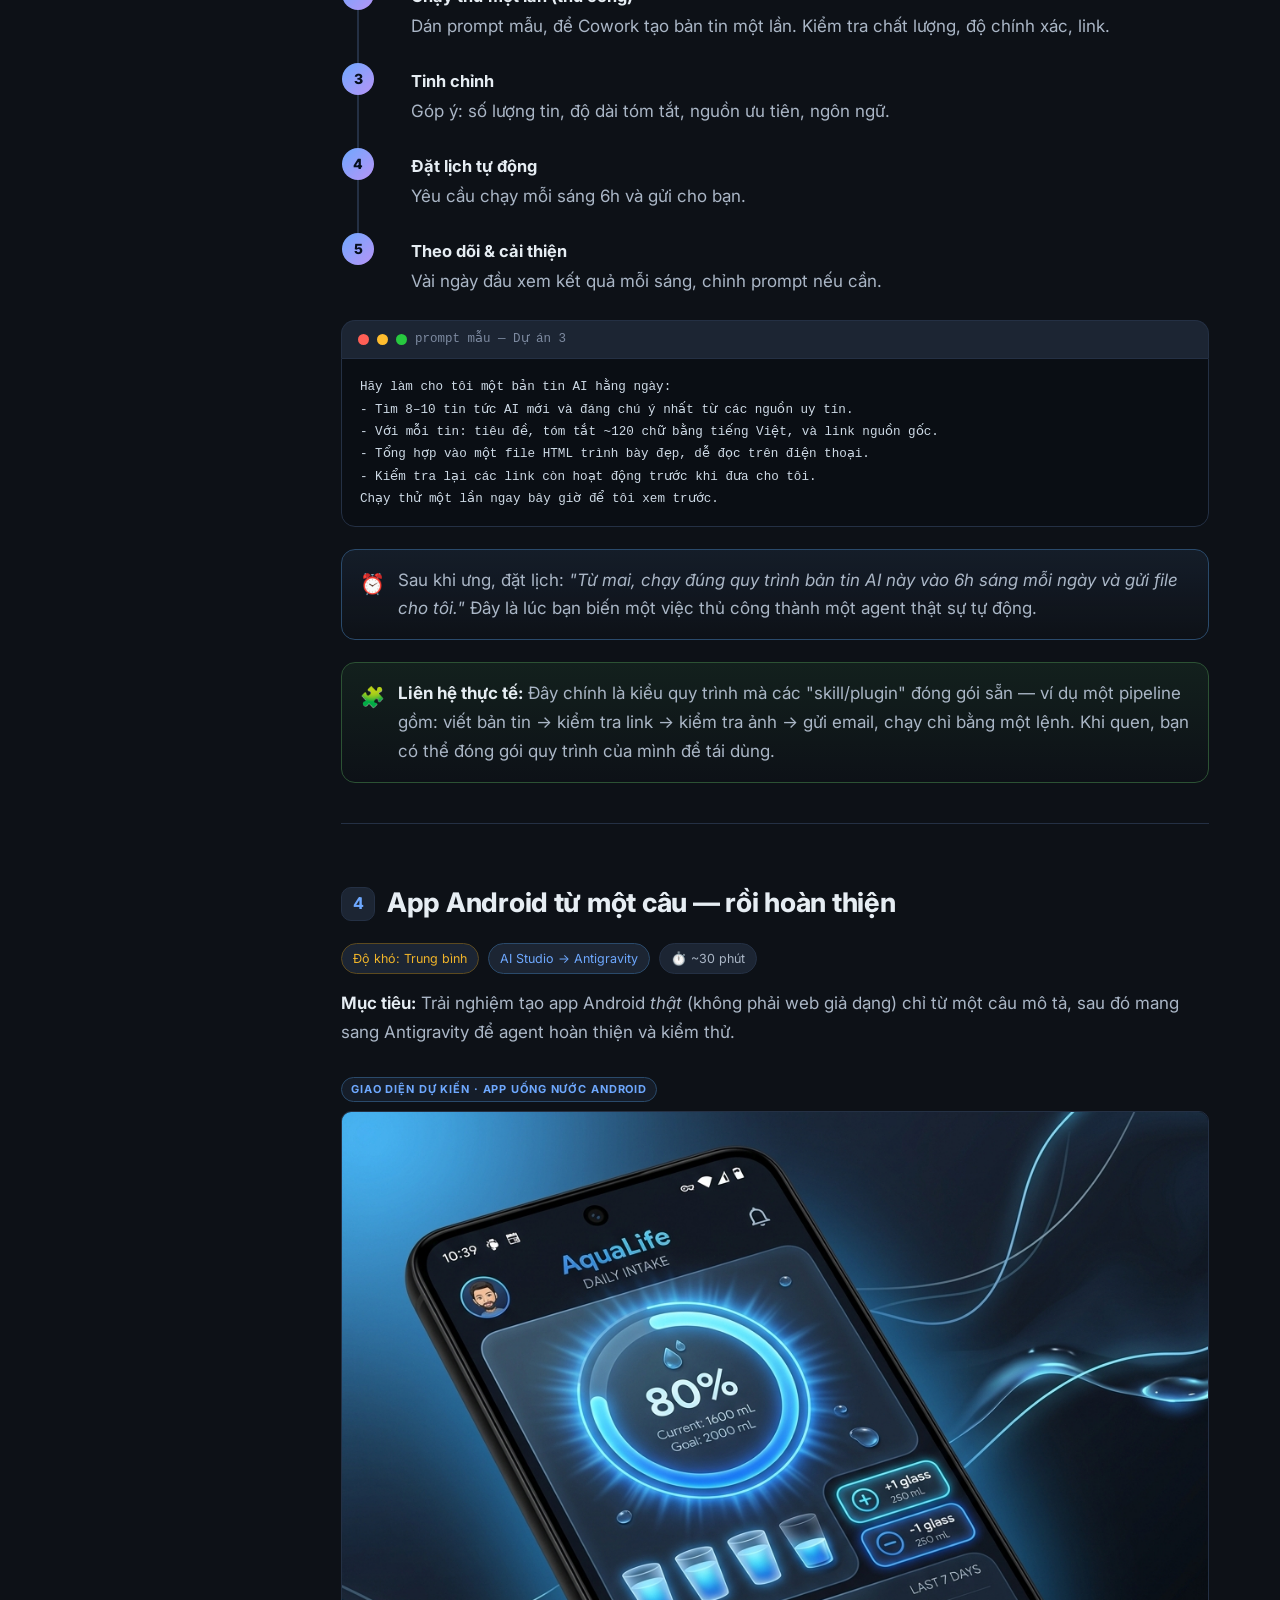
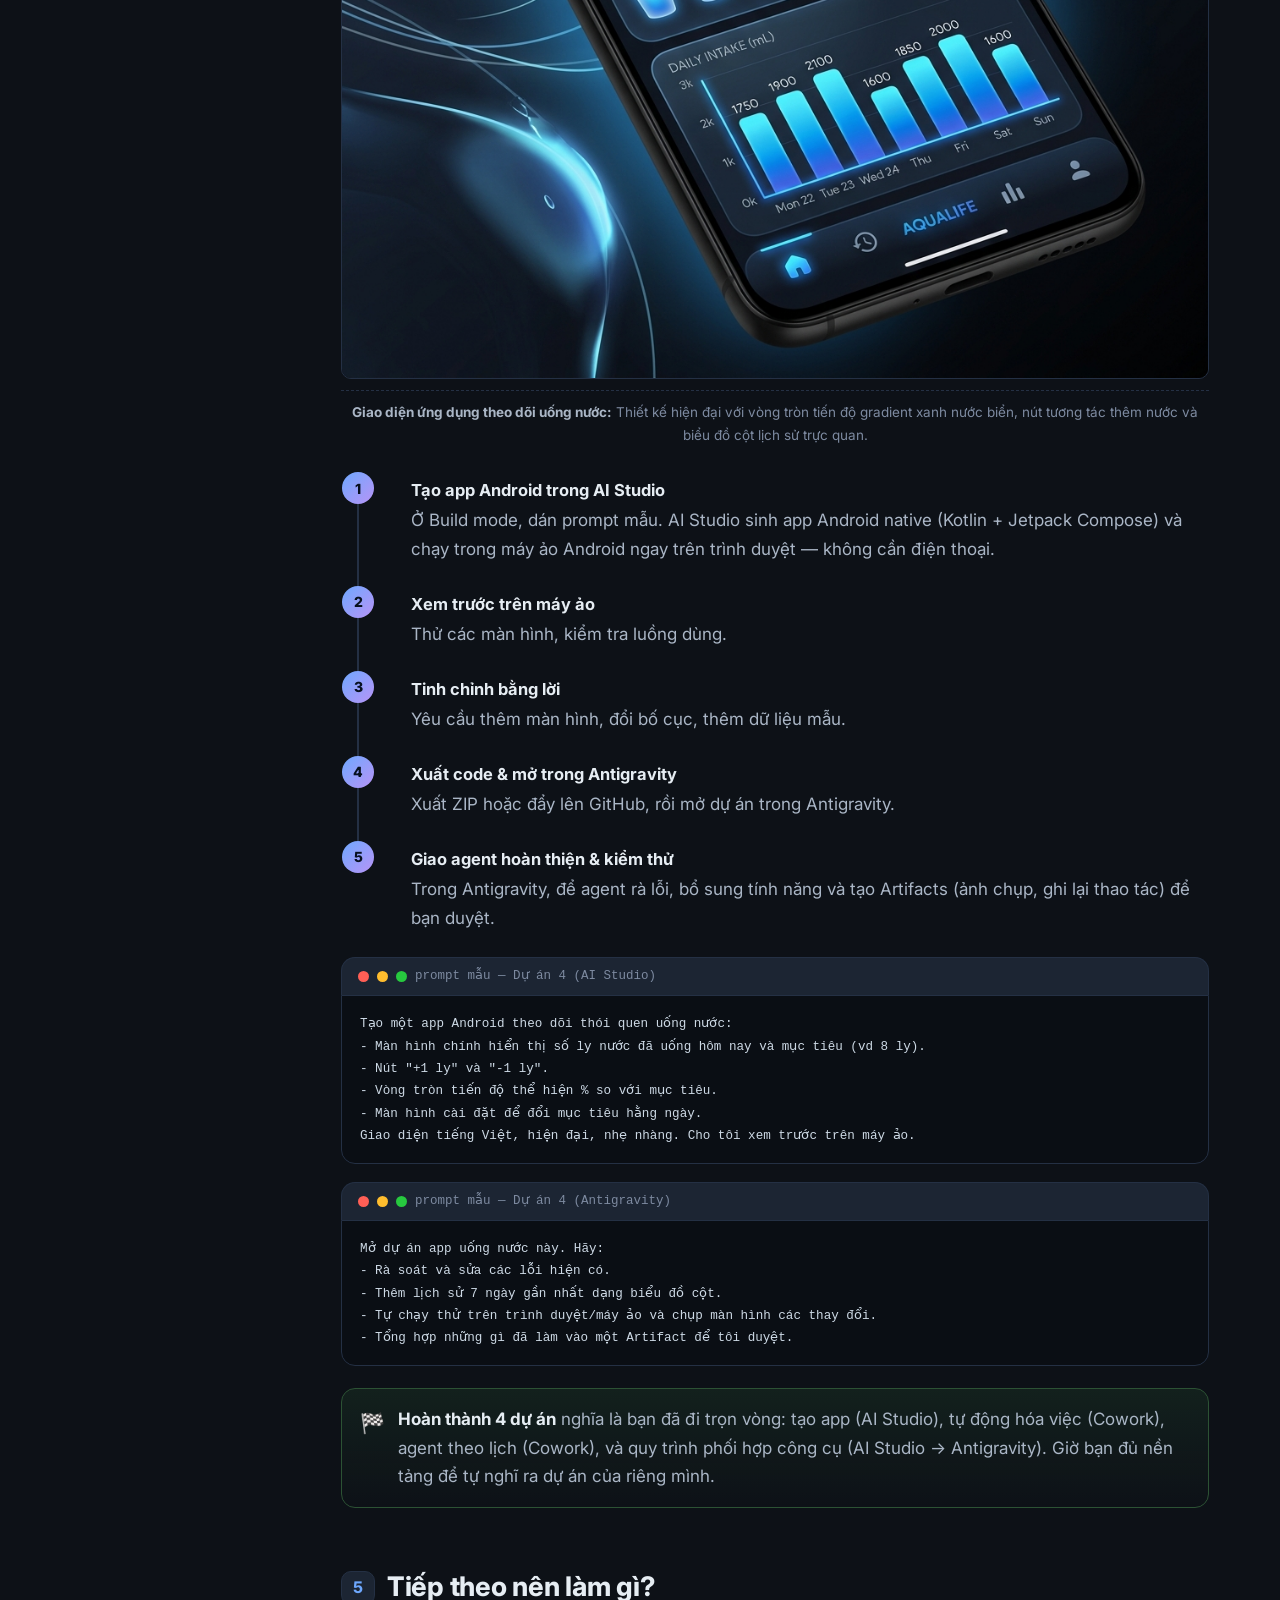
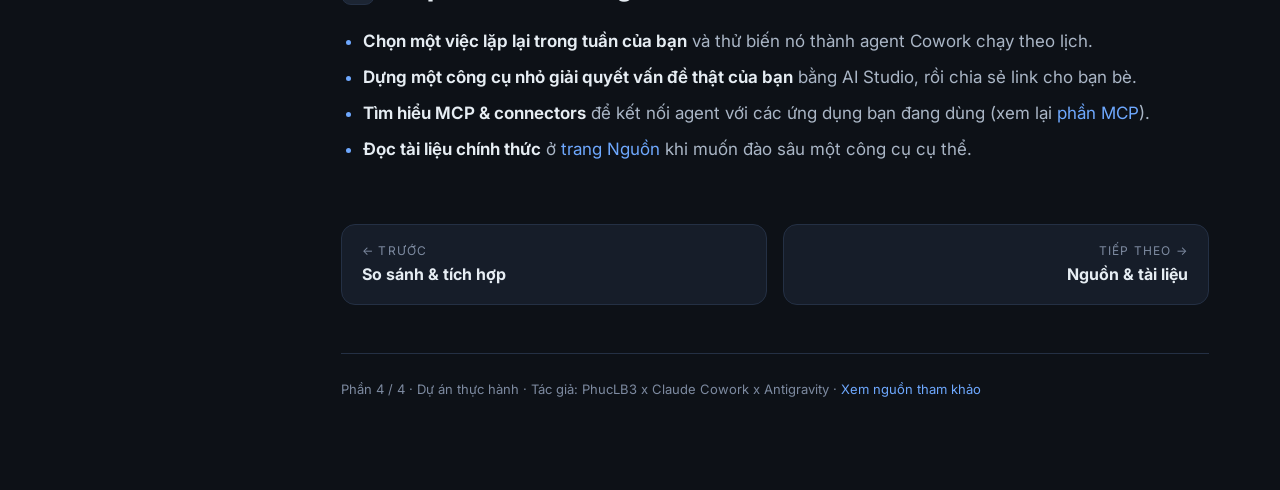
<file: projects.html>
<!DOCTYPE html>
<html lang="vi">
<head>
<meta charset="UTF-8">
<meta name="viewport" content="width=device-width, initial-scale=1.0">
<title>Dự án thực hành — Hướng dẫn toàn tập</title>
<meta name="description" content="Bốn dự án thực hành làm theo từng bước: app web đầu tiên, agent dọn thư mục, bản tin tự động theo lịch, app Android từ một câu mô tả.">
<link rel="preconnect" href="https://fonts.googleapis.com">
<link href="https://fonts.googleapis.com/css2?family=Inter:wght@400;500;600;700;800&display=swap" rel="stylesheet">
<link rel="stylesheet" href="styles.css">
<script>(function(){document.documentElement.setAttribute('data-theme',localStorage.getItem('theme')||'dark')})();</script>
</head>
<body>
<div class="layout">
  <aside class="sidebar">
    <a class="brand" href="index.html" style="color:inherit">
      <div class="logo">🚀</div>
      <div class="title">Vibecoding &amp; AI Agents<span>Hướng dẫn toàn tập</span></div>
    </a>
    <nav class="nav">
      <div class="group-label">Bắt đầu</div>
      <a href="index.html"><span class="ic">🏠</span> Trang chủ</a>
      <a href="vibecoding.html"><span class="ic">✨</span> Vibecoding cơ bản</a>
      <div class="group-label">Đi sâu</div>
      <a href="agents.html"><span class="ic">🤖</span> Xây agents automation</a>
      <a href="compare.html"><span class="ic">⚖️</span> So sánh &amp; tích hợp</a>
      <a href="projects.html"><span class="ic">🛠️</span> Dự án thực hành</a>
      <div class="group-label">Tra cứu</div>
      <a href="references.html"><span class="ic">📚</span> Nguồn &amp; tài liệu</a>
    </nav>
    <div class="sidebar-footer">
      <span class="label">Biên soạn</span>
      PhucLB3 x Claude Cowork x Antigravity
    </div>
  </aside>

  <main class="content">
    <div class="topbar">
      <div class="crumbs"><button class="menu-btn" aria-label="Menu">☰</button> &nbsp; Trang chủ / <b>Dự án thực hành</b></div>
      <span class="badge">Phần 4</span>
    </div>

    <div class="container">
      <section class="hero">
        <span class="eyebrow">Phần 4 · Bắt tay làm</span>
        <h1>Dự án thực hành</h1>
        <p class="lead">Bốn dự án tăng dần độ khó, làm theo từng bước. Mỗi dự án có sẵn prompt mẫu để bạn sao chép và dùng ngay.</p>
      </section>

      <div class="toc">
        <div class="toc-title">Bốn dự án</div>
        <ol>
          <li><a href="#duan1">Dự án 1 — App web đầu tiên (AI Studio) · Dễ</a></li>
          <li><a href="#duan2">Dự án 2 — Agent dọn thư mục (Claude Cowork) · Dễ</a></li>
          <li><a href="#duan3">Dự án 3 — Bản tin tự động theo lịch · Trung bình</a></li>
          <li><a href="#duan4">Dự án 4 — App Android từ một câu (AI Studio) + hoàn thiện (Antigravity) · Trung bình</a></li>
        </ol>
      </div>

      <div class="callout note">
        <span class="ic">📋</span>
        <div><p><b>Cách dùng trang này:</b> Mỗi dự án có khối <span class="pill">prompt mẫu</span> — bạn sao chép, dán vào công cụ tương ứng, rồi tinh chỉnh theo nhu cầu. Nhớ áp dụng <a href="vibecoding.html#quy-trinh">quy trình 6 bước</a> và <a href="vibecoding.html#checklist">checklist</a> đã học.</p></div>
      </div>

      <!-- DỰ ÁN 1 -->
      <h2 id="duan1"><span class="num">1</span>App web đầu tiên — Danh sách việc cần làm</h2>
      <p><span class="pill green">Độ khó: Dễ</span> <span class="pill accent">Công cụ: Google AI Studio</span> <span class="pill">⏱️ ~15 phút</span></p>
      <p><strong>Mục tiêu:</strong> Tạo một app web "to-do list" chạy được trong trình duyệt, để bạn cảm nhận "phép màu" vibecoding lần đầu.</p>

      <figure class="shot">
        <span class="shot-tag">Giao diện dự kiến · Danh sách việc cần làm</span>
        <img loading="lazy" src="images/project1_todo.png" alt="Giao diện App web Danh sách việc cần làm">
        <figcaption>
          **Giao diện To-Do List mong muốn**: Thiết kế tối giản, tông màu xanh ngọc nhạt mát mắt, hiển thị danh sách công việc trực quan, nút thêm/xóa việc rõ ràng.
        </figcaption>
      </figure>

      <div class="callout note">
        <span class="ic">🖼️</span>
        <div><p><b>Xem giao diện thật:</b> Đăng nhập <a href="https://aistudio.google.com/apps" target="_blank" rel="noopener">aistudio.google.com/apps</a> để thấy Build mode thực tế, hoặc xem ảnh &amp; hướng dẫn chính thức trong <a href="https://ai.google.dev/gemini-api/docs/aistudio-build-mode" target="_blank" rel="noopener">tài liệu Google AI Studio</a>.</p></div>
      </div>

      <ol class="steps">
        <li><span class="st-title">Mở AI Studio &amp; vào Build mode</span> Truy cập <code>aistudio.google.com</code>, đăng nhập bằng tài khoản Google, chọn chế độ <strong>Build</strong>.</li>
        <li><span class="st-title">Dán prompt mẫu</span> Sao chép prompt bên dưới vào ô mô tả và chạy.</li>
        <li><span class="st-title">Xem trước &amp; thử</span> AI Studio hiện app ngay trong trình duyệt. Thêm vài việc, đánh dấu hoàn thành, xóa thử.</li>
        <li><span class="st-title">Chỉnh sửa bằng lời</span> Dùng khung chat để yêu cầu thay đổi (đổi màu, thêm chức năng). Lặp lại đến khi ưng.</li>
        <li><span class="st-title">Lưu / triển khai</span> Xuất code (ZIP/GitHub) hoặc deploy một nút để có link chia sẻ.</li>
      </ol>

      <div class="codehead"><span class="dot r"></span><span class="dot y"></span><span class="dot g"></span> prompt mẫu — Dự án 1</div>
      <pre><code>Bối cảnh: Tôi là người mới, chưa biết lập trình.
Nhiệm vụ: Tạo một ứng dụng web "Danh sách việc cần làm" chạy trong trình duyệt.
Chức năng:
- Ô nhập việc mới và nút "Thêm".
- Mỗi việc có ô đánh dấu hoàn thành (gạch ngang khi xong) và nút xóa.
- Hiển thị số việc còn lại ở dưới.
- Dữ liệu giữ lại khi tải lại trang.
Giao diện: tiếng Việt, gọn gàng, dùng tốt trên điện thoại, màu xanh dịu.
Sau khi tạo xong: giải thích ngắn gọn cho tôi cách dùng và cách lưu lại.</code></pre>

      <div class="callout tip">
        <span class="ic">🚀</span>
        <div><p><b>Thử thách thêm:</b> Sau khi chạy, yêu cầu: <em>"Thêm chức năng phân loại việc theo nhãn (công việc / cá nhân) và lọc theo nhãn."</em> Đây là bài tập tốt cho kỹ năng "vòng lặp nhỏ".</p></div>
      </div>

      <hr>

      <!-- DỰ ÁN 2 -->
      <h2 id="duan2"><span class="num">2</span>Agent dọn thư mục Downloads</h2>
      <p><span class="pill green">Độ khó: Dễ</span> <span class="pill accent">Công cụ: Claude Cowork</span> <span class="pill">⏱️ ~10 phút</span></p>
      <p><strong>Mục tiêu:</strong> Để một agent tự sắp xếp thư mục lộn xộn trên máy bạn — ví dụ thực tế đầu tiên về automation.</p>

      <figure class="shot">
        <span class="shot-tag">Minh họa ý tưởng · Agent dọn dẹp</span>
        <img loading="lazy" src="images/project2_cleanup.png" alt="Minh hoạ Robot AI dọn dẹp phân loại file">
        <figcaption>
          **Quy trình dọn dẹp thông minh**: Agent sẽ quét các tệp tin lộn xộn ở thư mục Downloads và phân loại gọn gàng vào các ngăn theo định dạng file phù hợp.
        </figcaption>
      </figure>

      <div class="callout warn">
        <span class="ic">⚠️</span>
        <div><p><b>Trước khi bắt đầu:</b> Hãy thử trên một <em>thư mục bản sao</em> hoặc thư mục thử nghiệm. Yêu cầu agent <em>hỏi trước khi xóa</em>. Không bao giờ để agent xóa file ở lần chạy đầu mà chưa xem nó định làm gì.</p></div>
      </div>

      <ol class="steps">
        <li><span class="st-title">Mở Claude Cowork &amp; chọn thư mục</span> Cấp cho Cowork quyền truy cập đúng thư mục bạn muốn dọn (ví dụ một thư mục thử nghiệm).</li>
        <li><span class="st-title">Giao nhiệm vụ</span> Dán prompt mẫu bên dưới.</li>
        <li><span class="st-title">Xem kế hoạch</span> Cowork sẽ trình bày nó định làm gì. Đọc kỹ trước khi đồng ý.</li>
        <li><span class="st-title">Duyệt &amp; chạy</span> Cho phép thực hiện. Kiểm tra kết quả: các file đã vào đúng nhóm chưa.</li>
        <li><span class="st-title">(Tùy chọn) Đặt lịch lặp lại</span> Yêu cầu Cowork chạy việc này tự động mỗi thứ Sáu.</li>
      </ol>

      <div class="codehead"><span class="dot r"></span><span class="dot y"></span><span class="dot g"></span> prompt mẫu — Dự án 2</div>
      <pre><code>Hãy sắp xếp thư mục tôi vừa chọn cho bạn:
- Tạo các thư mục con theo loại: HinhAnh, TaiLieu, BangTinh, Nen/Zip, Khac.
- Di chuyển từng file vào thư mục con phù hợp dựa trên đuôi file.
- KHÔNG xóa bất kỳ file nào. Nếu thấy file trùng hoặc rất cũ,
  hãy liệt kê ra và HỎI tôi trước, đừng tự xóa.
- Cuối cùng, đưa cho tôi một bảng tóm tắt: mỗi nhóm có bao nhiêu file.
Trình bày kế hoạch trước, đợi tôi đồng ý rồi mới thực hiện.</code></pre>

      <div class="callout tip">
        <span class="ic">📅</span>
        <div><p><b>Biến thành thói quen:</b> Sau khi chạy ổn, nói với Cowork: <em>"Chạy đúng việc dọn thư mục này tự động vào 17h mỗi thứ Sáu hằng tuần."</em> Cowork hỗ trợ đặt lịch tác vụ tự động.</p></div>
      </div>

      <hr>

      <!-- DỰ ÁN 3 -->
      <h2 id="duan3"><span class="num">3</span>Bản tin tự động theo lịch</h2>
      <p><span class="pill orange" style="color:var(--orange);border-color:#5c4a1f">Độ khó: Trung bình</span> <span class="pill accent">Công cụ: Claude Cowork</span> <span class="pill">⏱️ ~20 phút</span></p>
      <p><strong>Mục tiêu:</strong> Một agent tự tổng hợp tin tức theo chủ đề bạn quan tâm và gửi cho bạn mỗi sáng — ví dụ kinh điển về agent chạy theo lịch.</p>

      <figure class="shot">
        <span class="shot-tag">Giao diện dự kiến · Bản tin AI tự động</span>
        <img loading="lazy" src="images/project3_newsletter.png" alt="Giao diện bản tin AI tự động thiết kế đẹp">
        <figcaption>
          **Bản tin AI tự động cao cấp**: Tin tức nổi bật trong ngày được agent tự động quét, tóm tắt bằng tiếng Việt và sắp xếp vào giao diện đọc tin tức sang trọng, dễ đọc.
        </figcaption>
      </figure>

      <ol class="steps">
        <li><span class="st-title">Xác định chủ đề &amp; đầu ra</span> Quyết định chủ đề (vd: "tin AI") và định dạng (vd: file HTML đẹp, hoặc email).</li>
        <li><span class="st-title">Chạy thử một lần (thủ công)</span> Dán prompt mẫu, để Cowork tạo bản tin một lần. Kiểm tra chất lượng, độ chính xác, link.</li>
        <li><span class="st-title">Tinh chỉnh</span> Góp ý: số lượng tin, độ dài tóm tắt, nguồn ưu tiên, ngôn ngữ.</li>
        <li><span class="st-title">Đặt lịch tự động</span> Yêu cầu chạy mỗi sáng 6h và gửi cho bạn.</li>
        <li><span class="st-title">Theo dõi &amp; cải thiện</span> Vài ngày đầu xem kết quả mỗi sáng, chỉnh prompt nếu cần.</li>
      </ol>

      <div class="codehead"><span class="dot r"></span><span class="dot y"></span><span class="dot g"></span> prompt mẫu — Dự án 3</div>
      <pre><code>Hãy làm cho tôi một bản tin AI hằng ngày:
- Tìm 8–10 tin tức AI mới và đáng chú ý nhất từ các nguồn uy tín.
- Với mỗi tin: tiêu đề, tóm tắt ~120 chữ bằng tiếng Việt, và link nguồn gốc.
- Tổng hợp vào một file HTML trình bày đẹp, dễ đọc trên điện thoại.
- Kiểm tra lại các link còn hoạt động trước khi đưa cho tôi.
Chạy thử một lần ngay bây giờ để tôi xem trước.</code></pre>

      <div class="callout note">
        <span class="ic">⏰</span>
        <div><p>Sau khi ưng, đặt lịch: <em>"Từ mai, chạy đúng quy trình bản tin AI này vào 6h sáng mỗi ngày và gửi file cho tôi."</em> Đây là lúc bạn biến một việc thủ công thành một agent thật sự tự động.</p></div>
      </div>

      <div class="callout tip">
        <span class="ic">🧩</span>
        <div><p><b>Liên hệ thực tế:</b> Đây chính là kiểu quy trình mà các "skill/plugin" đóng gói sẵn — ví dụ một pipeline gồm: viết bản tin → kiểm tra link → kiểm tra ảnh → gửi email, chạy chỉ bằng một lệnh. Khi quen, bạn có thể đóng gói quy trình của mình để tái dùng.</p></div>
      </div>

      <hr>

      <!-- DỰ ÁN 4 -->
      <h2 id="duan4"><span class="num">4</span>App Android từ một câu — rồi hoàn thiện</h2>
      <p><span class="pill orange" style="color:var(--orange);border-color:#5c4a1f">Độ khó: Trung bình</span> <span class="pill accent">AI Studio → Antigravity</span> <span class="pill">⏱️ ~30 phút</span></p>
      <p><strong>Mục tiêu:</strong> Trải nghiệm tạo app Android <em>thật</em> (không phải web giả dạng) chỉ từ một câu mô tả, sau đó mang sang Antigravity để agent hoàn thiện và kiểm thử.</p>

      <figure class="shot">
        <span class="shot-tag">Giao diện dự kiến · App uống nước Android</span>
        <img loading="lazy" src="images/project4_water.png" alt="Giao diện App theo dõi uống nước trên Android">
        <figcaption>
          <b>Giao diện ứng dụng theo dõi uống nước:</b> Thiết kế hiện đại với vòng tròn tiến độ gradient xanh nước biển, nút tương tác thêm nước và biểu đồ cột lịch sử trực quan.
        </figcaption>
      </figure>

      <ol class="steps">
        <li><span class="st-title">Tạo app Android trong AI Studio</span> Ở Build mode, dán prompt mẫu. AI Studio sinh app Android native (Kotlin + Jetpack Compose) và chạy trong máy ảo Android ngay trên trình duyệt — không cần điện thoại.</li>
        <li><span class="st-title">Xem trước trên máy ảo</span> Thử các màn hình, kiểm tra luồng dùng.</li>
        <li><span class="st-title">Tinh chỉnh bằng lời</span> Yêu cầu thêm màn hình, đổi bố cục, thêm dữ liệu mẫu.</li>
        <li><span class="st-title">Xuất code &amp; mở trong Antigravity</span> Xuất ZIP hoặc đẩy lên GitHub, rồi mở dự án trong Antigravity.</li>
        <li><span class="st-title">Giao agent hoàn thiện &amp; kiểm thử</span> Trong Antigravity, để agent rà lỗi, bổ sung tính năng và tạo Artifacts (ảnh chụp, ghi lại thao tác) để bạn duyệt.</li>
      </ol>

      <div class="codehead"><span class="dot r"></span><span class="dot y"></span><span class="dot g"></span> prompt mẫu — Dự án 4 (AI Studio)</div>
      <pre><code>Tạo một app Android theo dõi thói quen uống nước:
- Màn hình chính hiển thị số ly nước đã uống hôm nay và mục tiêu (vd 8 ly).
- Nút "+1 ly" và "-1 ly".
- Vòng tròn tiến độ thể hiện % so với mục tiêu.
- Màn hình cài đặt để đổi mục tiêu hằng ngày.
Giao diện tiếng Việt, hiện đại, nhẹ nhàng. Cho tôi xem trước trên máy ảo.</code></pre>

      <div class="codehead"><span class="dot r"></span><span class="dot y"></span><span class="dot g"></span> prompt mẫu — Dự án 4 (Antigravity)</div>
      <pre><code>Mở dự án app uống nước này. Hãy:
- Rà soát và sửa các lỗi hiện có.
- Thêm lịch sử 7 ngày gần nhất dạng biểu đồ cột.
- Tự chạy thử trên trình duyệt/máy ảo và chụp màn hình các thay đổi.
- Tổng hợp những gì đã làm vào một Artifact để tôi duyệt.</code></pre>

      <div class="callout tip">
        <span class="ic">🏁</span>
        <div><p><b>Hoàn thành 4 dự án</b> nghĩa là bạn đã đi trọn vòng: tạo app (AI Studio), tự động hóa việc (Cowork), agent theo lịch (Cowork), và quy trình phối hợp công cụ (AI Studio → Antigravity). Giờ bạn đủ nền tảng để tự nghĩ ra dự án của riêng mình.</p></div>
      </div>

      <h2><span class="num">5</span>Tiếp theo nên làm gì?</h2>
      <ul>
        <li><strong>Chọn một việc lặp lại trong tuần của bạn</strong> và thử biến nó thành agent Cowork chạy theo lịch.</li>
        <li><strong>Dựng một công cụ nhỏ giải quyết vấn đề thật của bạn</strong> bằng AI Studio, rồi chia sẻ link cho bạn bè.</li>
        <li><strong>Tìm hiểu MCP &amp; connectors</strong> để kết nối agent với các ứng dụng bạn đang dùng (xem lại <a href="agents.html#mcp">phần MCP</a>).</li>
        <li><strong>Đọc tài liệu chính thức</strong> ở <a href="references.html">trang Nguồn</a> khi muốn đào sâu một công cụ cụ thể.</li>
      </ul>

      <div class="pagenav">
        <a href="compare.html">
          <div class="dir">← Trước</div>
          <div class="lbl">So sánh &amp; tích hợp</div>
        </a>
        <a class="next" href="references.html">
          <div class="dir">Tiếp theo →</div>
          <div class="lbl">Nguồn &amp; tài liệu</div>
        </a>
      </div>

      <div class="foot">Phần 4 / 4 · Dự án thực hành · Tác giả: PhucLB3 x Claude Cowork x Antigravity · <a href="references.html">Xem nguồn tham khảo</a></div>
    </div>
  </main>
</div>
<script src="app.js"></script>
</body>
</html>
</file>
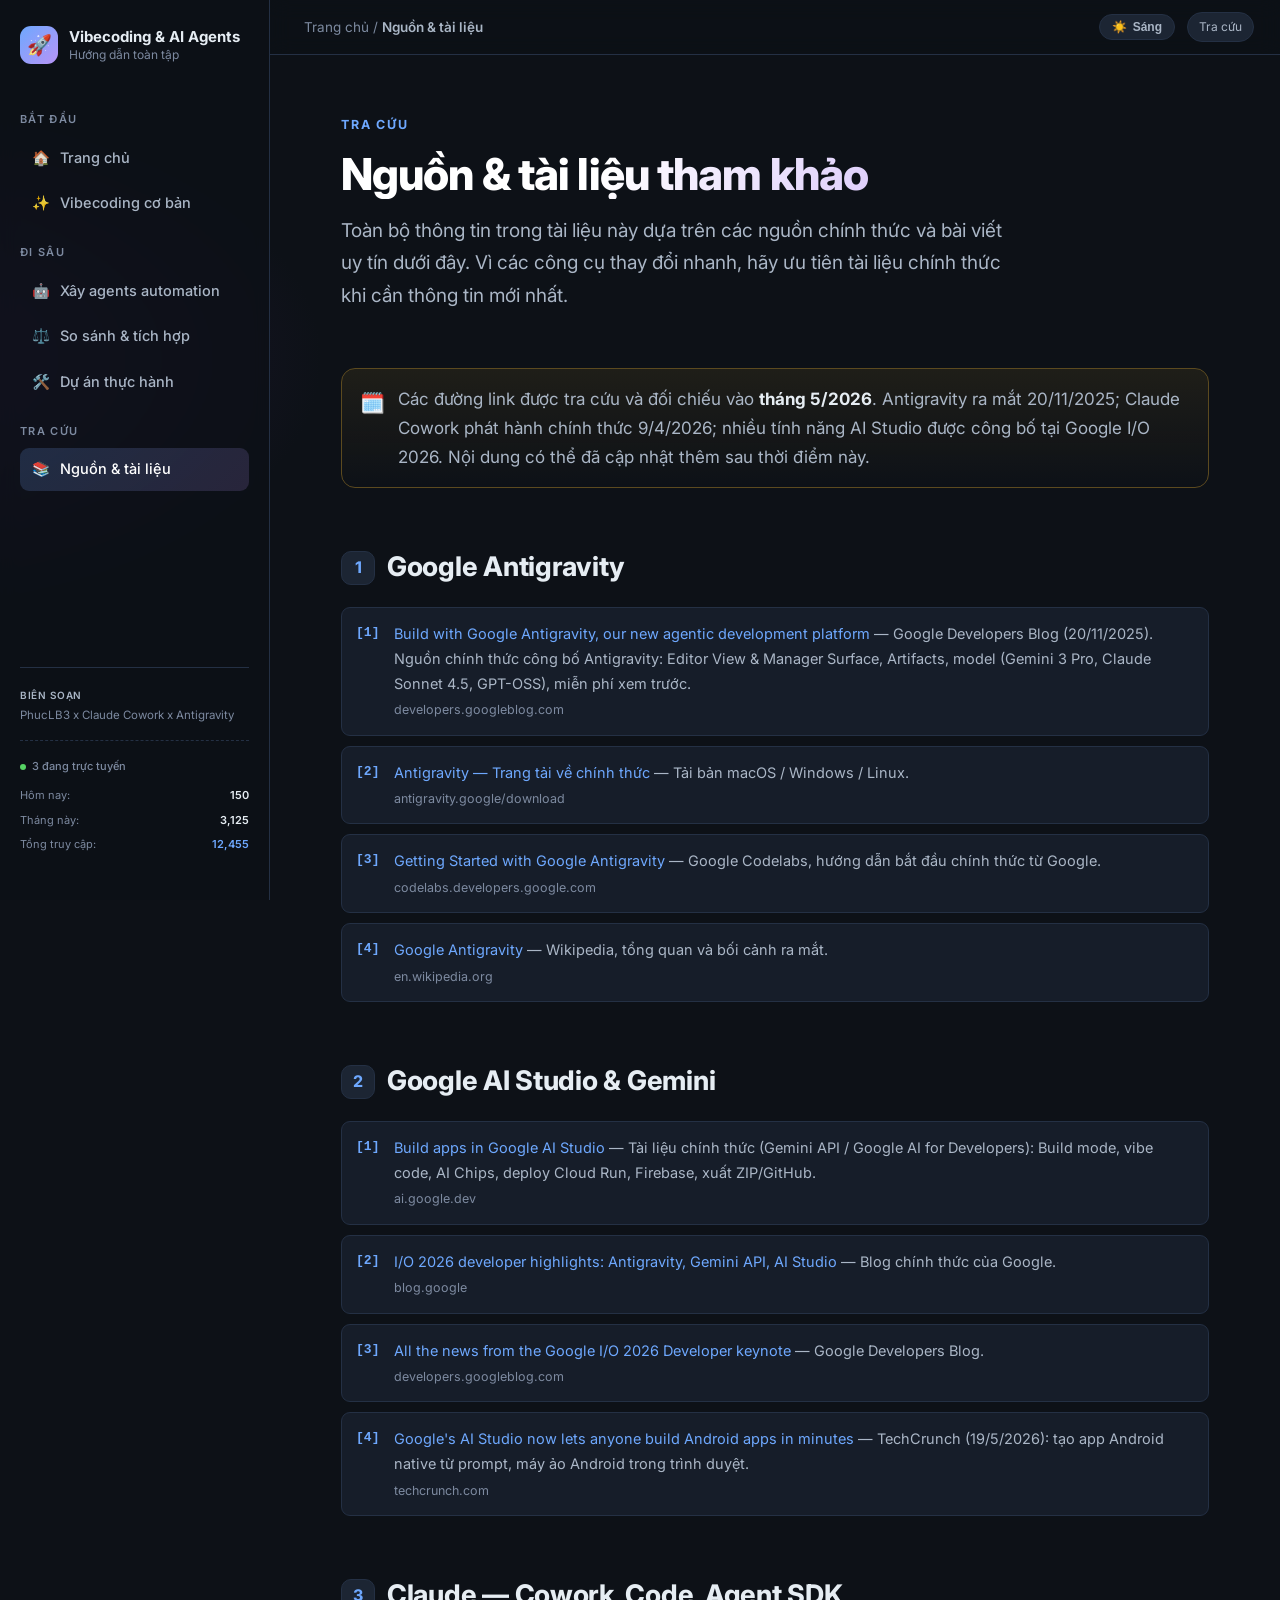
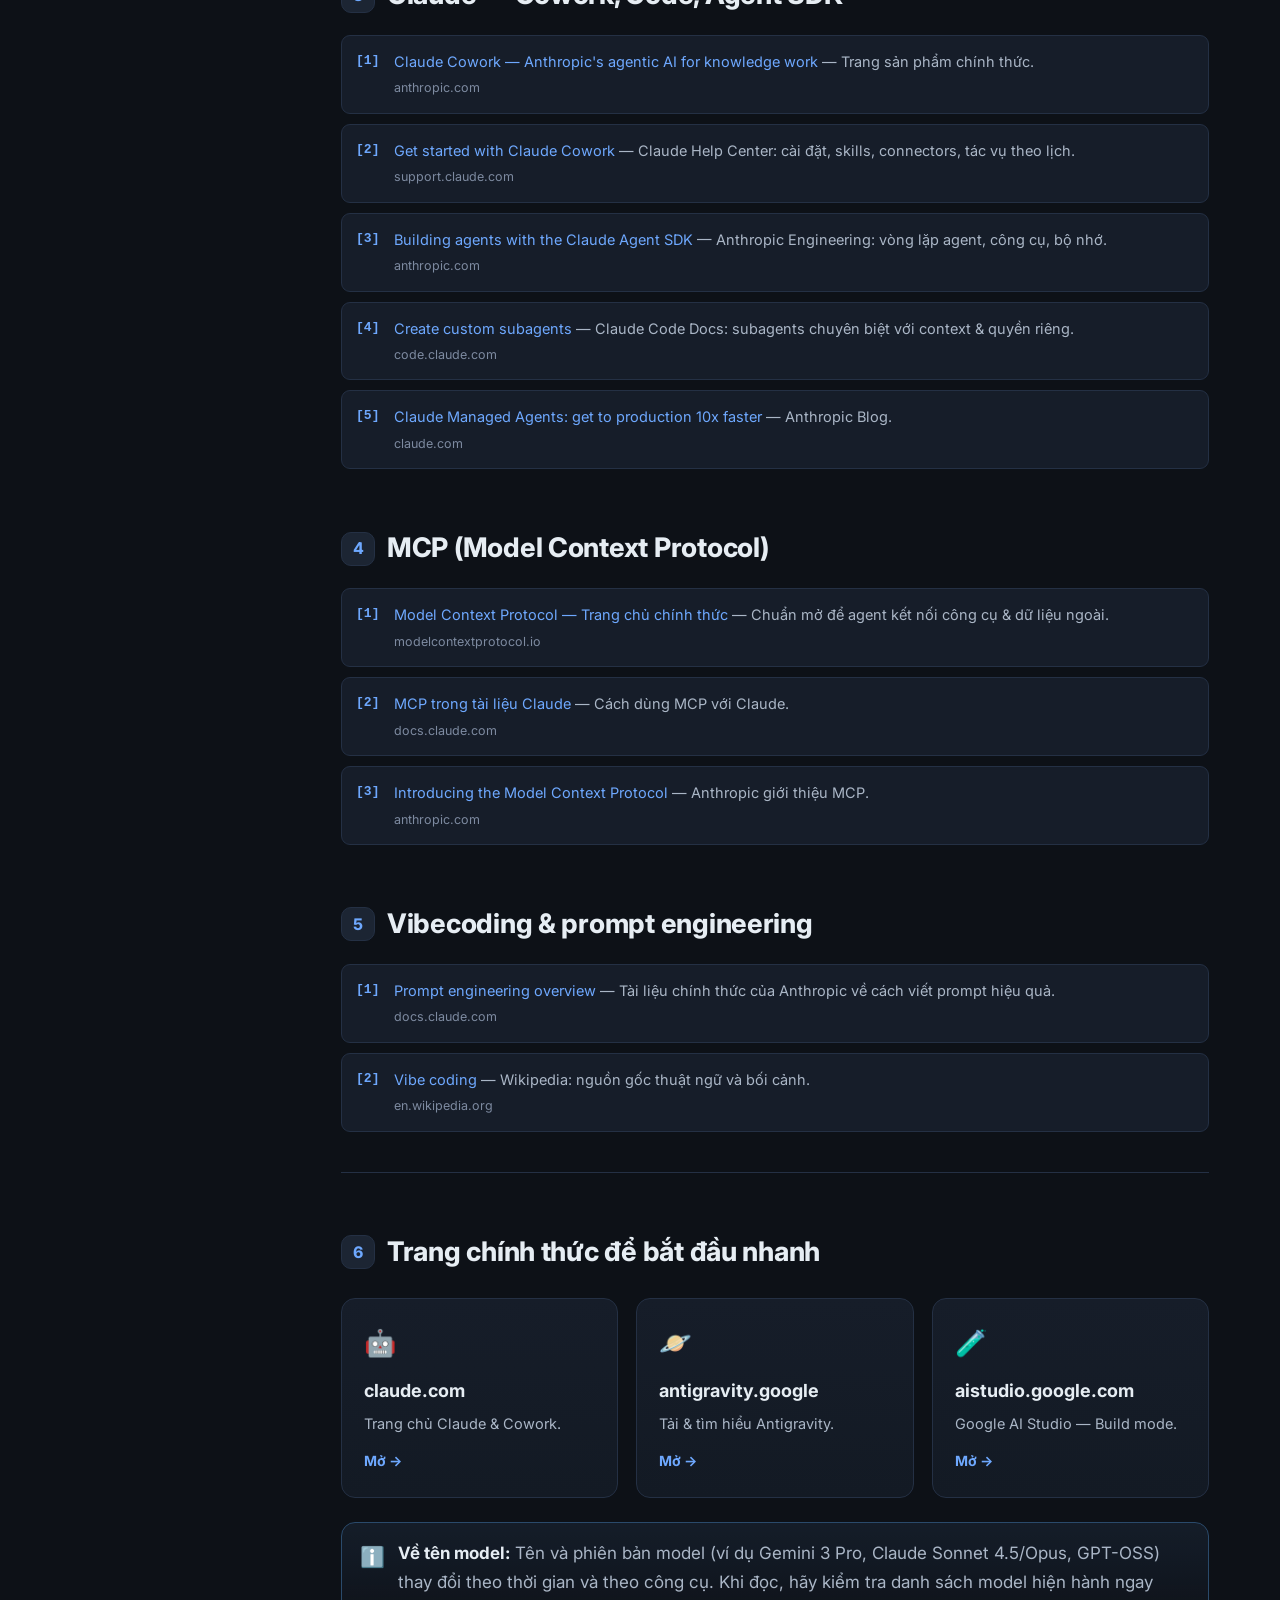
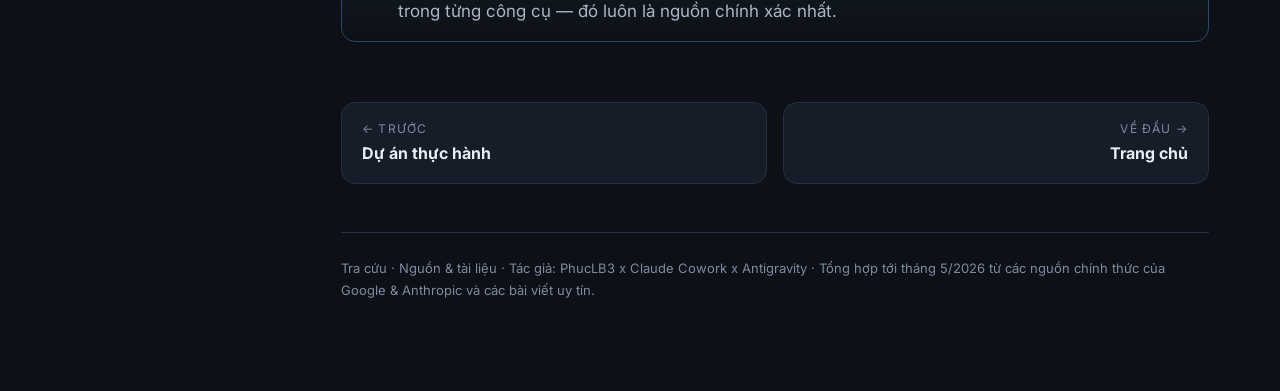
<file: references.html>
<!DOCTYPE html>
<html lang="vi">
<head>
<meta charset="UTF-8">
<meta name="viewport" content="width=device-width, initial-scale=1.0">
<title>Nguồn & tài liệu — Hướng dẫn toàn tập</title>
<meta name="description" content="Danh sách nguồn tham khảo và tài liệu chính thức về Claude, Google Antigravity, Google AI Studio, MCP và vibecoding.">
<link rel="preconnect" href="https://fonts.googleapis.com">
<link href="https://fonts.googleapis.com/css2?family=Inter:wght@400;500;600;700;800&display=swap" rel="stylesheet">
<link rel="stylesheet" href="styles.css">
<script>(function(){document.documentElement.setAttribute('data-theme',localStorage.getItem('theme')||'dark')})();</script>
</head>
<body>
<div class="layout">
  <aside class="sidebar">
    <a class="brand" href="index.html" style="color:inherit">
      <div class="logo">🚀</div>
      <div class="title">Vibecoding &amp; AI Agents<span>Hướng dẫn toàn tập</span></div>
    </a>
    <nav class="nav">
      <div class="group-label">Bắt đầu</div>
      <a href="index.html"><span class="ic">🏠</span> Trang chủ</a>
      <a href="vibecoding.html"><span class="ic">✨</span> Vibecoding cơ bản</a>
      <div class="group-label">Đi sâu</div>
      <a href="agents.html"><span class="ic">🤖</span> Xây agents automation</a>
      <a href="compare.html"><span class="ic">⚖️</span> So sánh &amp; tích hợp</a>
      <a href="projects.html"><span class="ic">🛠️</span> Dự án thực hành</a>
      <div class="group-label">Tra cứu</div>
      <a href="references.html"><span class="ic">📚</span> Nguồn &amp; tài liệu</a>
    </nav>
    <div class="sidebar-footer">
      <span class="label">Biên soạn</span>
      PhucLB3 x Claude Cowork x Antigravity
    </div>
  </aside>

  <main class="content">
    <div class="topbar">
      <div class="crumbs"><button class="menu-btn" aria-label="Menu">☰</button> &nbsp; Trang chủ / <b>Nguồn &amp; tài liệu</b></div>
      <span class="badge">Tra cứu</span>
    </div>

    <div class="container">
      <section class="hero">
        <span class="eyebrow">Tra cứu</span>
        <h1>Nguồn &amp; tài liệu tham khảo</h1>
        <p class="lead">Toàn bộ thông tin trong tài liệu này dựa trên các nguồn chính thức và bài viết uy tín dưới đây. Vì các công cụ thay đổi nhanh, hãy ưu tiên tài liệu chính thức khi cần thông tin mới nhất.</p>
      </section>

      <div class="callout warn">
        <span class="ic">🗓️</span>
        <div><p>Các đường link được tra cứu và đối chiếu vào <b>tháng 5/2026</b>. Antigravity ra mắt 20/11/2025; Claude Cowork phát hành chính thức 9/4/2026; nhiều tính năng AI Studio được công bố tại Google I/O 2026. Nội dung có thể đã cập nhật thêm sau thời điểm này.</p></div>
      </div>

      <h2><span class="num">1</span>Google Antigravity</h2>
      <ol class="reflist">
        <li><a href="https://developers.googleblog.com/build-with-google-antigravity-our-new-agentic-development-platform/" target="_blank" rel="noopener">Build with Google Antigravity, our new agentic development platform</a> — Google Developers Blog (20/11/2025). Nguồn chính thức công bố Antigravity: Editor View &amp; Manager Surface, Artifacts, model (Gemini 3 Pro, Claude Sonnet 4.5, GPT-OSS), miễn phí xem trước.<span class="src">developers.googleblog.com</span></li>
        <li><a href="https://antigravity.google/download" target="_blank" rel="noopener">Antigravity — Trang tải về chính thức</a> — Tải bản macOS / Windows / Linux.<span class="src">antigravity.google/download</span></li>
        <li><a href="https://codelabs.developers.google.com/getting-started-google-antigravity" target="_blank" rel="noopener">Getting Started with Google Antigravity</a> — Google Codelabs, hướng dẫn bắt đầu chính thức từ Google.<span class="src">codelabs.developers.google.com</span></li>
        <li><a href="https://en.wikipedia.org/wiki/Google_Antigravity" target="_blank" rel="noopener">Google Antigravity</a> — Wikipedia, tổng quan và bối cảnh ra mắt.<span class="src">en.wikipedia.org</span></li>
      </ol>

      <h2><span class="num">2</span>Google AI Studio &amp; Gemini</h2>
      <ol class="reflist">
        <li><a href="https://ai.google.dev/gemini-api/docs/aistudio-build-mode" target="_blank" rel="noopener">Build apps in Google AI Studio</a> — Tài liệu chính thức (Gemini API / Google AI for Developers): Build mode, vibe code, AI Chips, deploy Cloud Run, Firebase, xuất ZIP/GitHub.<span class="src">ai.google.dev</span></li>
        <li><a href="https://blog.google/innovation-and-ai/technology/developers-tools/google-io-2026-developer-highlights/" target="_blank" rel="noopener">I/O 2026 developer highlights: Antigravity, Gemini API, AI Studio</a> — Blog chính thức của Google.<span class="src">blog.google</span></li>
        <li><a href="https://developers.googleblog.com/all-the-news-from-the-google-io-2026-developer-keynote/" target="_blank" rel="noopener">All the news from the Google I/O 2026 Developer keynote</a> — Google Developers Blog.<span class="src">developers.googleblog.com</span></li>
        <li><a href="https://techcrunch.com/2026/05/19/googles-ai-studio-now-lets-anyone-build-android-apps-in-minutes/" target="_blank" rel="noopener">Google's AI Studio now lets anyone build Android apps in minutes</a> — TechCrunch (19/5/2026): tạo app Android native từ prompt, máy ảo Android trong trình duyệt.<span class="src">techcrunch.com</span></li>
      </ol>

      <h2><span class="num">3</span>Claude — Cowork, Code, Agent SDK</h2>
      <ol class="reflist">
        <li><a href="https://www.anthropic.com/product/claude-cowork" target="_blank" rel="noopener">Claude Cowork — Anthropic's agentic AI for knowledge work</a> — Trang sản phẩm chính thức.<span class="src">anthropic.com</span></li>
        <li><a href="https://support.claude.com/en/articles/13345190-get-started-with-claude-cowork" target="_blank" rel="noopener">Get started with Claude Cowork</a> — Claude Help Center: cài đặt, skills, connectors, tác vụ theo lịch.<span class="src">support.claude.com</span></li>
        <li><a href="https://www.anthropic.com/engineering/building-agents-with-the-claude-agent-sdk" target="_blank" rel="noopener">Building agents with the Claude Agent SDK</a> — Anthropic Engineering: vòng lặp agent, công cụ, bộ nhớ.<span class="src">anthropic.com</span></li>
        <li><a href="https://code.claude.com/docs/en/sub-agents" target="_blank" rel="noopener">Create custom subagents</a> — Claude Code Docs: subagents chuyên biệt với context &amp; quyền riêng.<span class="src">code.claude.com</span></li>
        <li><a href="https://claude.com/blog/claude-managed-agents" target="_blank" rel="noopener">Claude Managed Agents: get to production 10x faster</a> — Anthropic Blog.<span class="src">claude.com</span></li>
      </ol>

      <h2><span class="num">4</span>MCP (Model Context Protocol)</h2>
      <ol class="reflist">
        <li><a href="https://modelcontextprotocol.io/" target="_blank" rel="noopener">Model Context Protocol — Trang chủ chính thức</a> — Chuẩn mở để agent kết nối công cụ &amp; dữ liệu ngoài.<span class="src">modelcontextprotocol.io</span></li>
        <li><a href="https://docs.claude.com/en/docs/mcp" target="_blank" rel="noopener">MCP trong tài liệu Claude</a> — Cách dùng MCP với Claude.<span class="src">docs.claude.com</span></li>
        <li><a href="https://www.anthropic.com/news/model-context-protocol" target="_blank" rel="noopener">Introducing the Model Context Protocol</a> — Anthropic giới thiệu MCP.<span class="src">anthropic.com</span></li>
      </ol>

      <h2><span class="num">5</span>Vibecoding &amp; prompt engineering</h2>
      <ol class="reflist">
        <li><a href="https://docs.claude.com/en/docs/build-with-claude/prompt-engineering/overview" target="_blank" rel="noopener">Prompt engineering overview</a> — Tài liệu chính thức của Anthropic về cách viết prompt hiệu quả.<span class="src">docs.claude.com</span></li>
        <li><a href="https://en.wikipedia.org/wiki/Vibe_coding" target="_blank" rel="noopener">Vibe coding</a> — Wikipedia: nguồn gốc thuật ngữ và bối cảnh.<span class="src">en.wikipedia.org</span></li>
      </ol>

      <hr>

      <h2><span class="num">6</span>Trang chính thức để bắt đầu nhanh</h2>
      <div class="grid cols-3">
        <a class="card" href="https://claude.com" target="_blank" rel="noopener">
          <div class="ic-lg">🤖</div>
          <h3>claude.com</h3>
          <p>Trang chủ Claude &amp; Cowork.</p>
          <span class="arrow">Mở →</span>
        </a>
        <a class="card" href="https://antigravity.google" target="_blank" rel="noopener">
          <div class="ic-lg">🪐</div>
          <h3>antigravity.google</h3>
          <p>Tải &amp; tìm hiểu Antigravity.</p>
          <span class="arrow">Mở →</span>
        </a>
        <a class="card" href="https://aistudio.google.com" target="_blank" rel="noopener">
          <div class="ic-lg">🧪</div>
          <h3>aistudio.google.com</h3>
          <p>Google AI Studio — Build mode.</p>
          <span class="arrow">Mở →</span>
        </a>
      </div>

      <div class="callout note">
        <span class="ic">ℹ️</span>
        <div><p><b>Về tên model:</b> Tên và phiên bản model (ví dụ Gemini 3 Pro, Claude Sonnet 4.5/Opus, GPT-OSS) thay đổi theo thời gian và theo công cụ. Khi đọc, hãy kiểm tra danh sách model hiện hành ngay trong từng công cụ — đó luôn là nguồn chính xác nhất.</p></div>
      </div>

      <div class="pagenav">
        <a href="projects.html">
          <div class="dir">← Trước</div>
          <div class="lbl">Dự án thực hành</div>
        </a>
        <a class="next" href="index.html">
          <div class="dir">Về đầu →</div>
          <div class="lbl">Trang chủ</div>
        </a>
      </div>

      <div class="foot">Tra cứu · Nguồn &amp; tài liệu · Tác giả: PhucLB3 x Claude Cowork x Antigravity · Tổng hợp tới tháng 5/2026 từ các nguồn chính thức của Google &amp; Anthropic và các bài viết uy tín.</div>
    </div>
  </main>
</div>
<script src="app.js"></script>
</body>
</html>
</file>
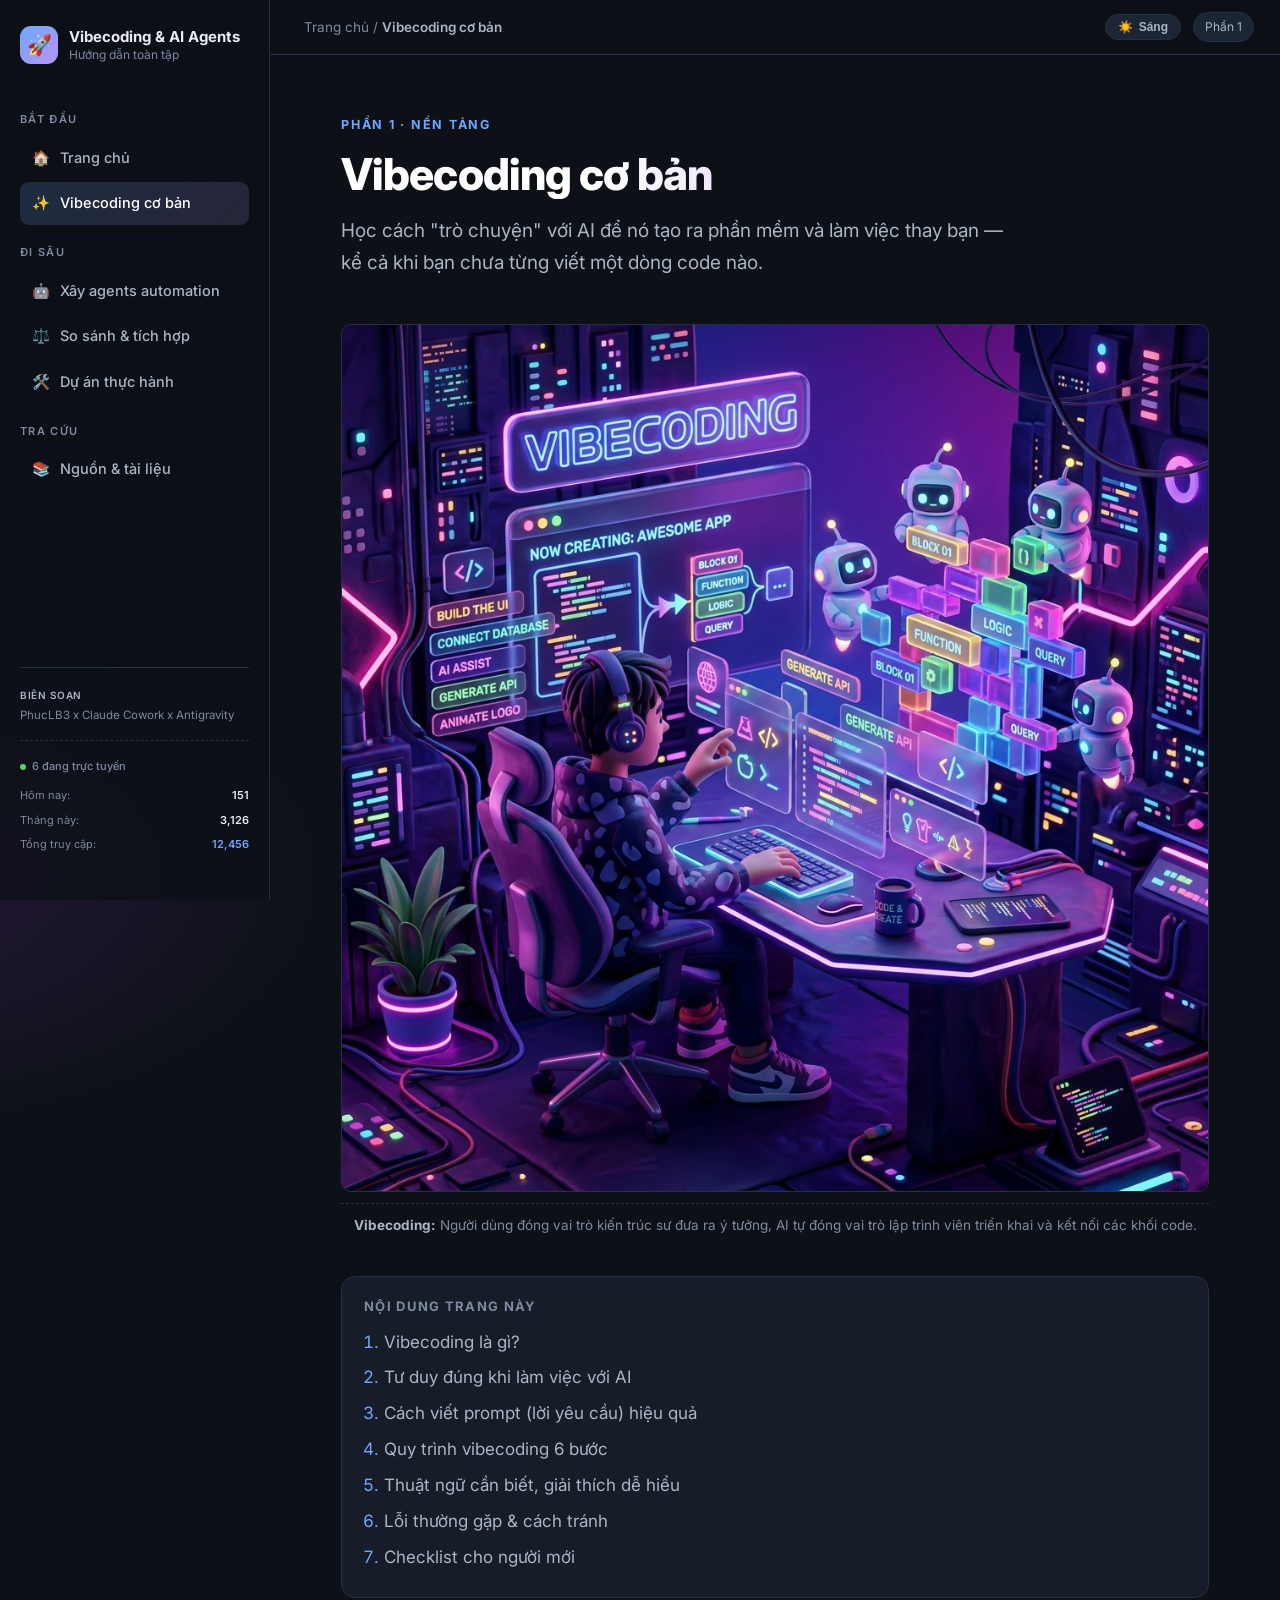
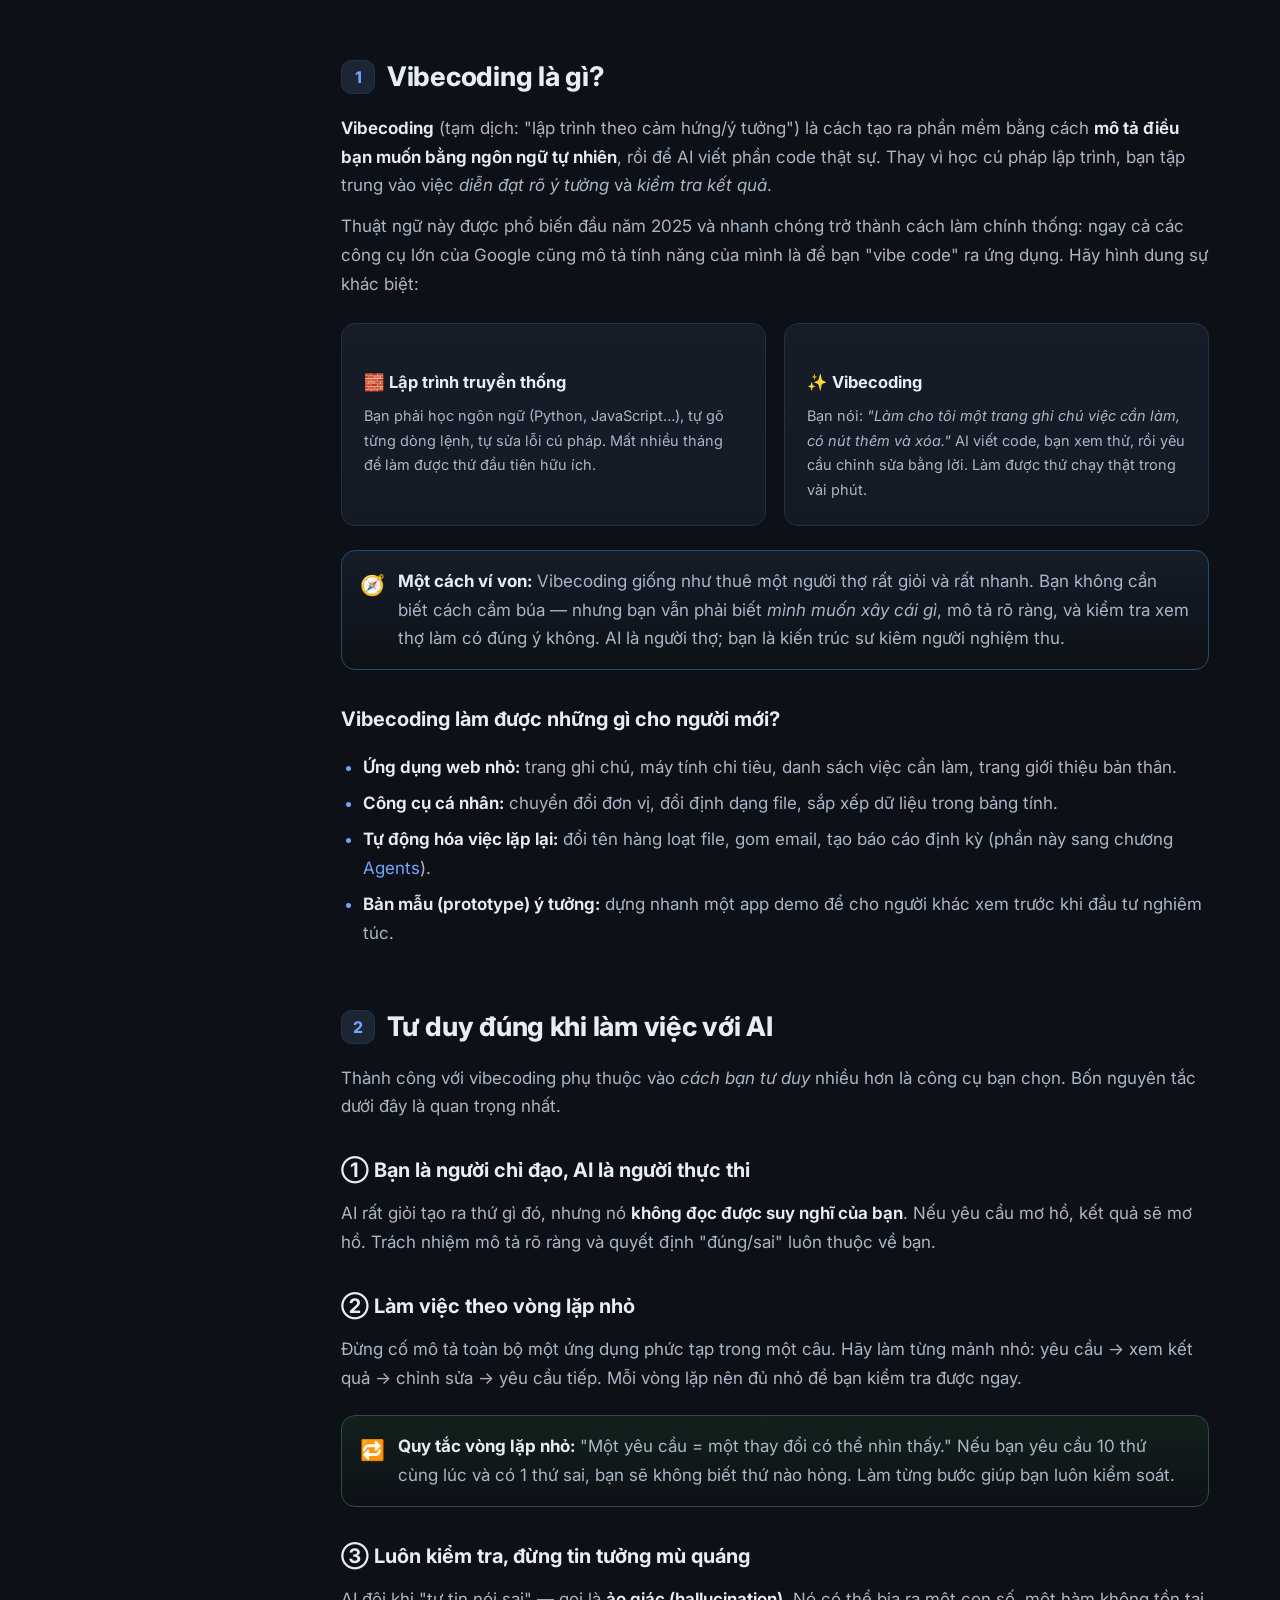
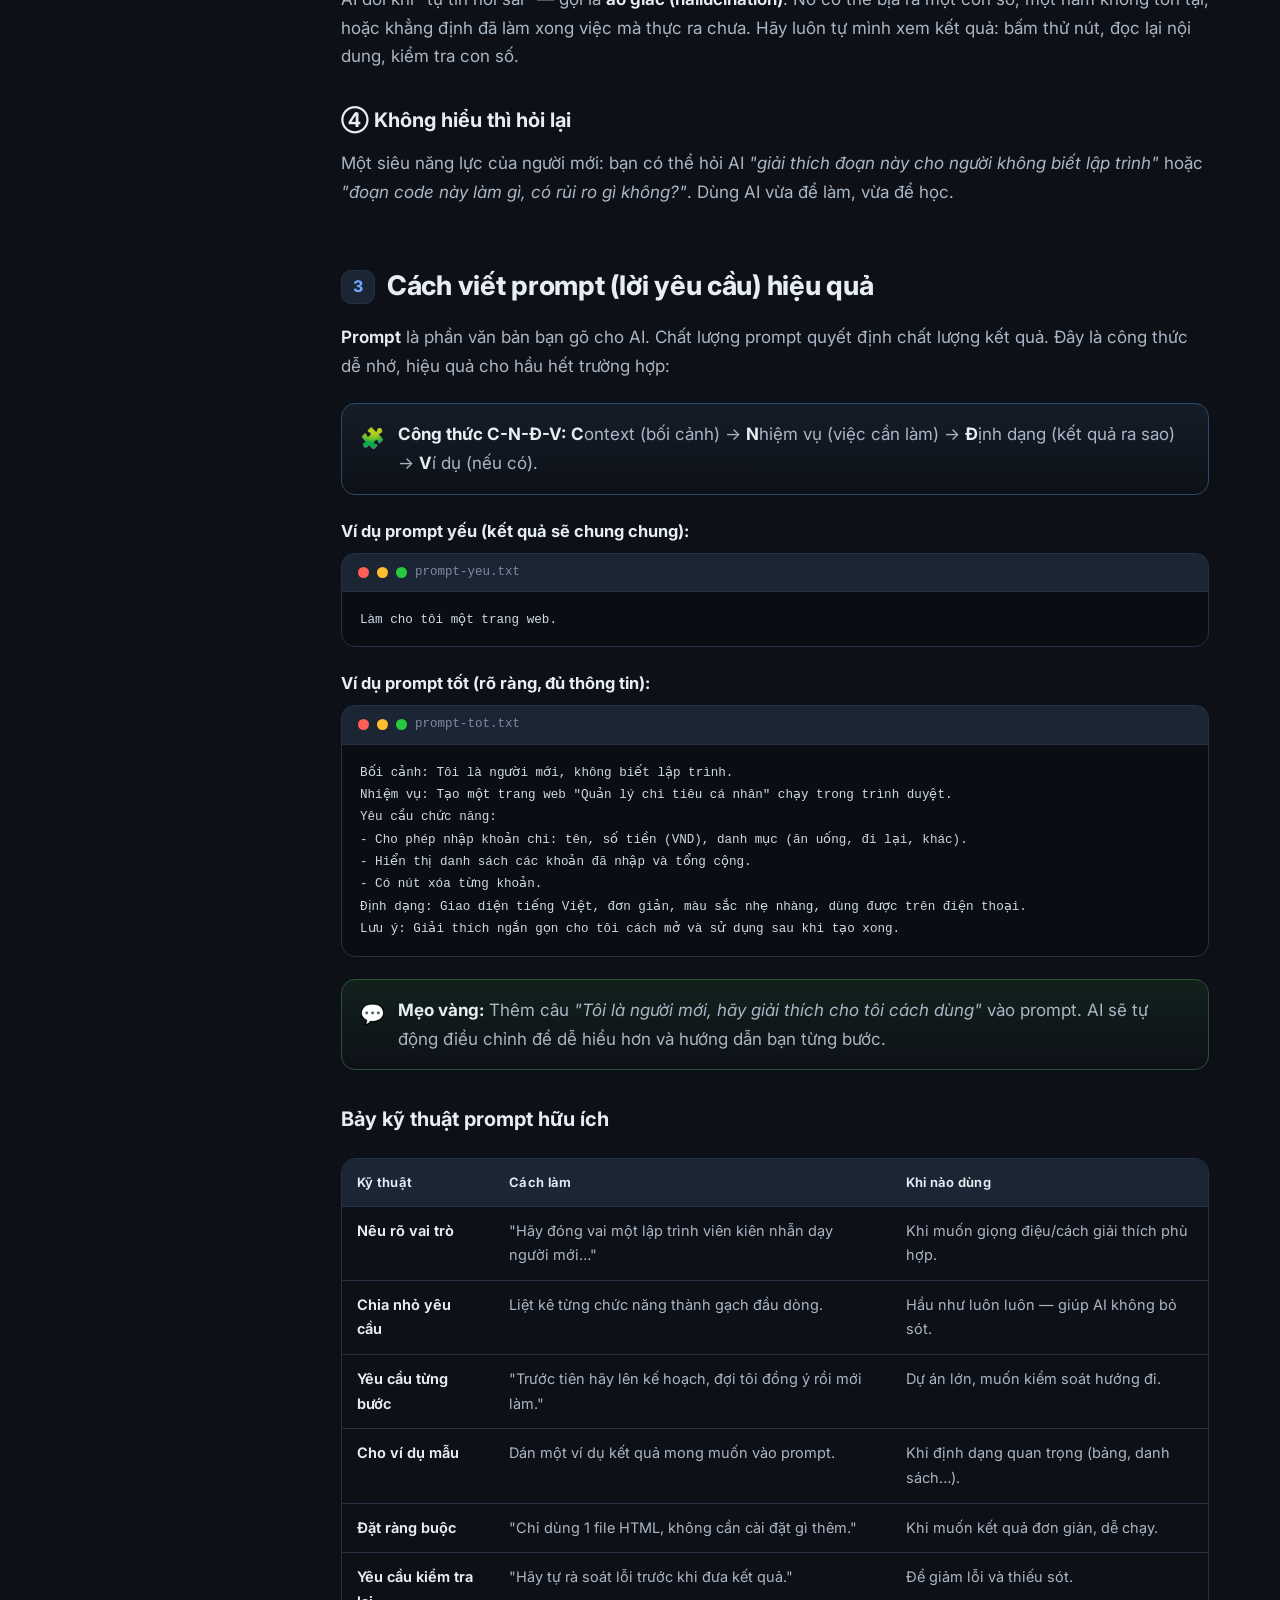
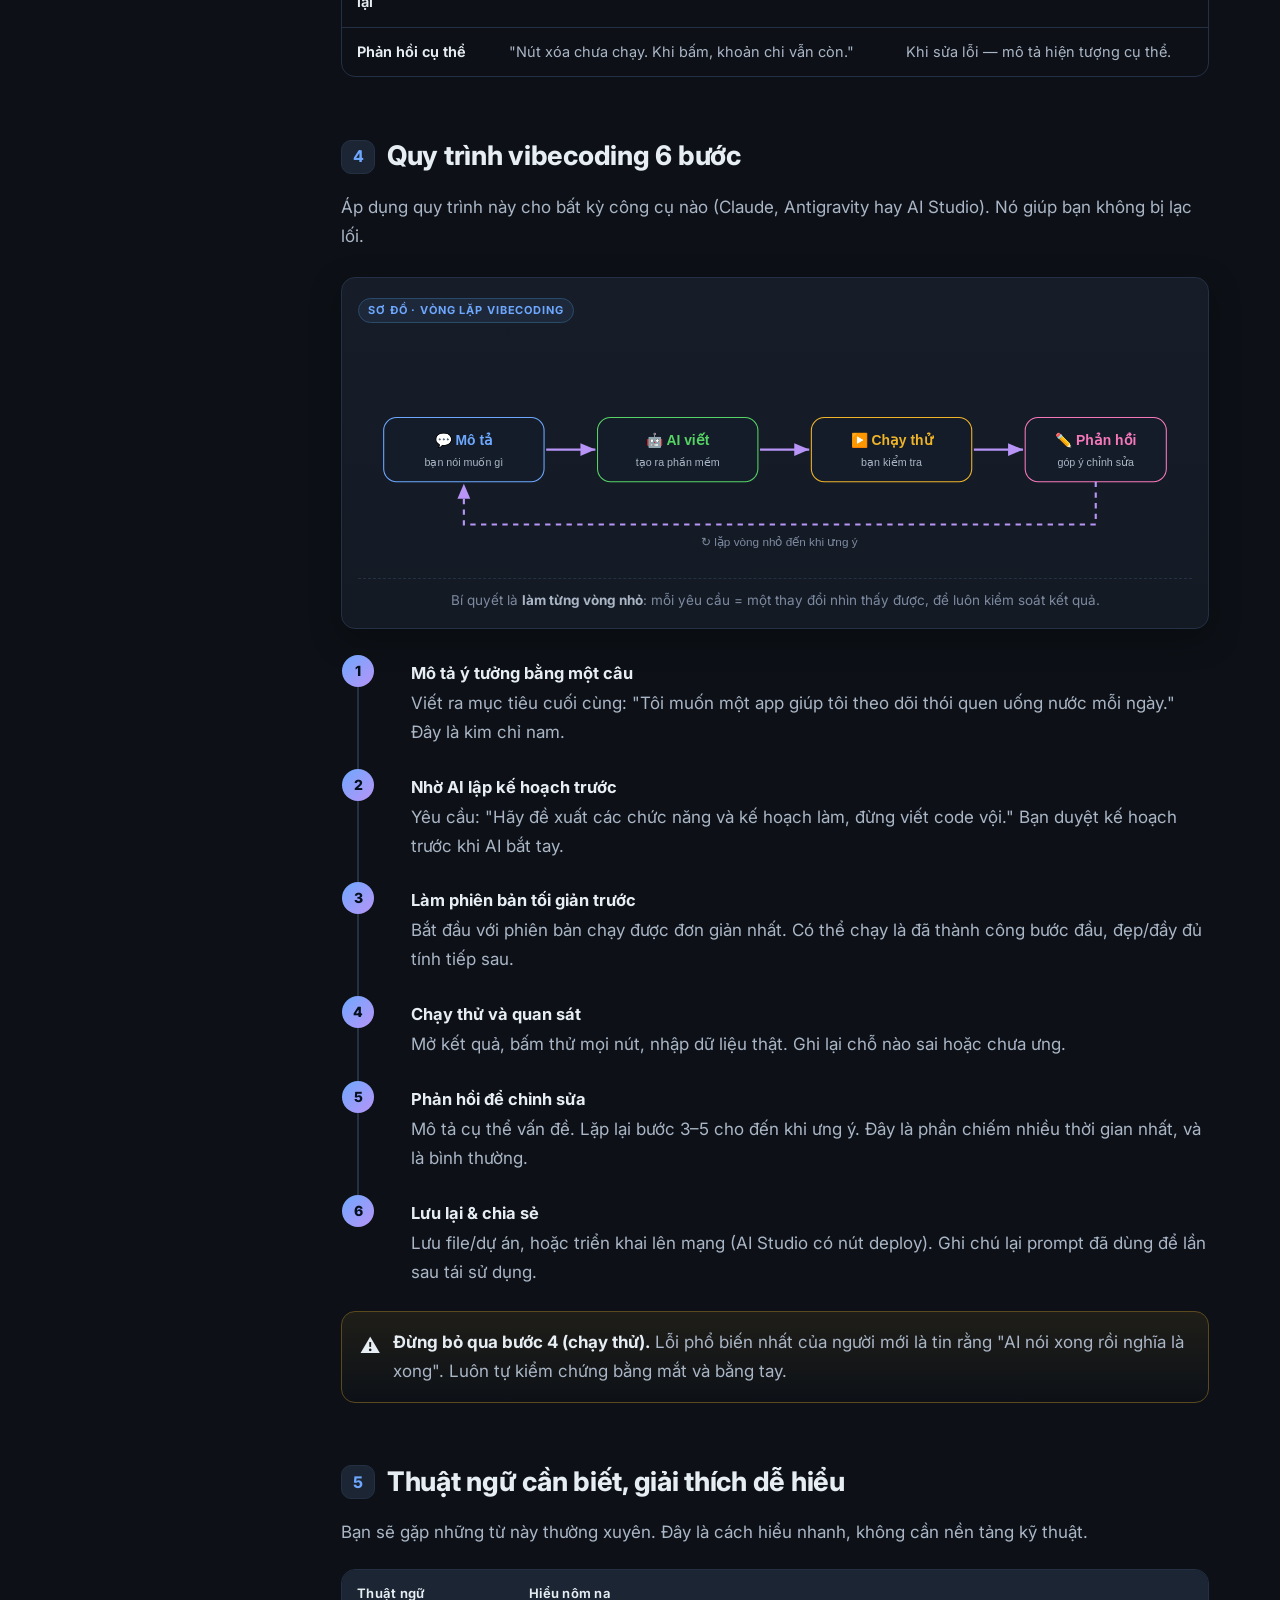
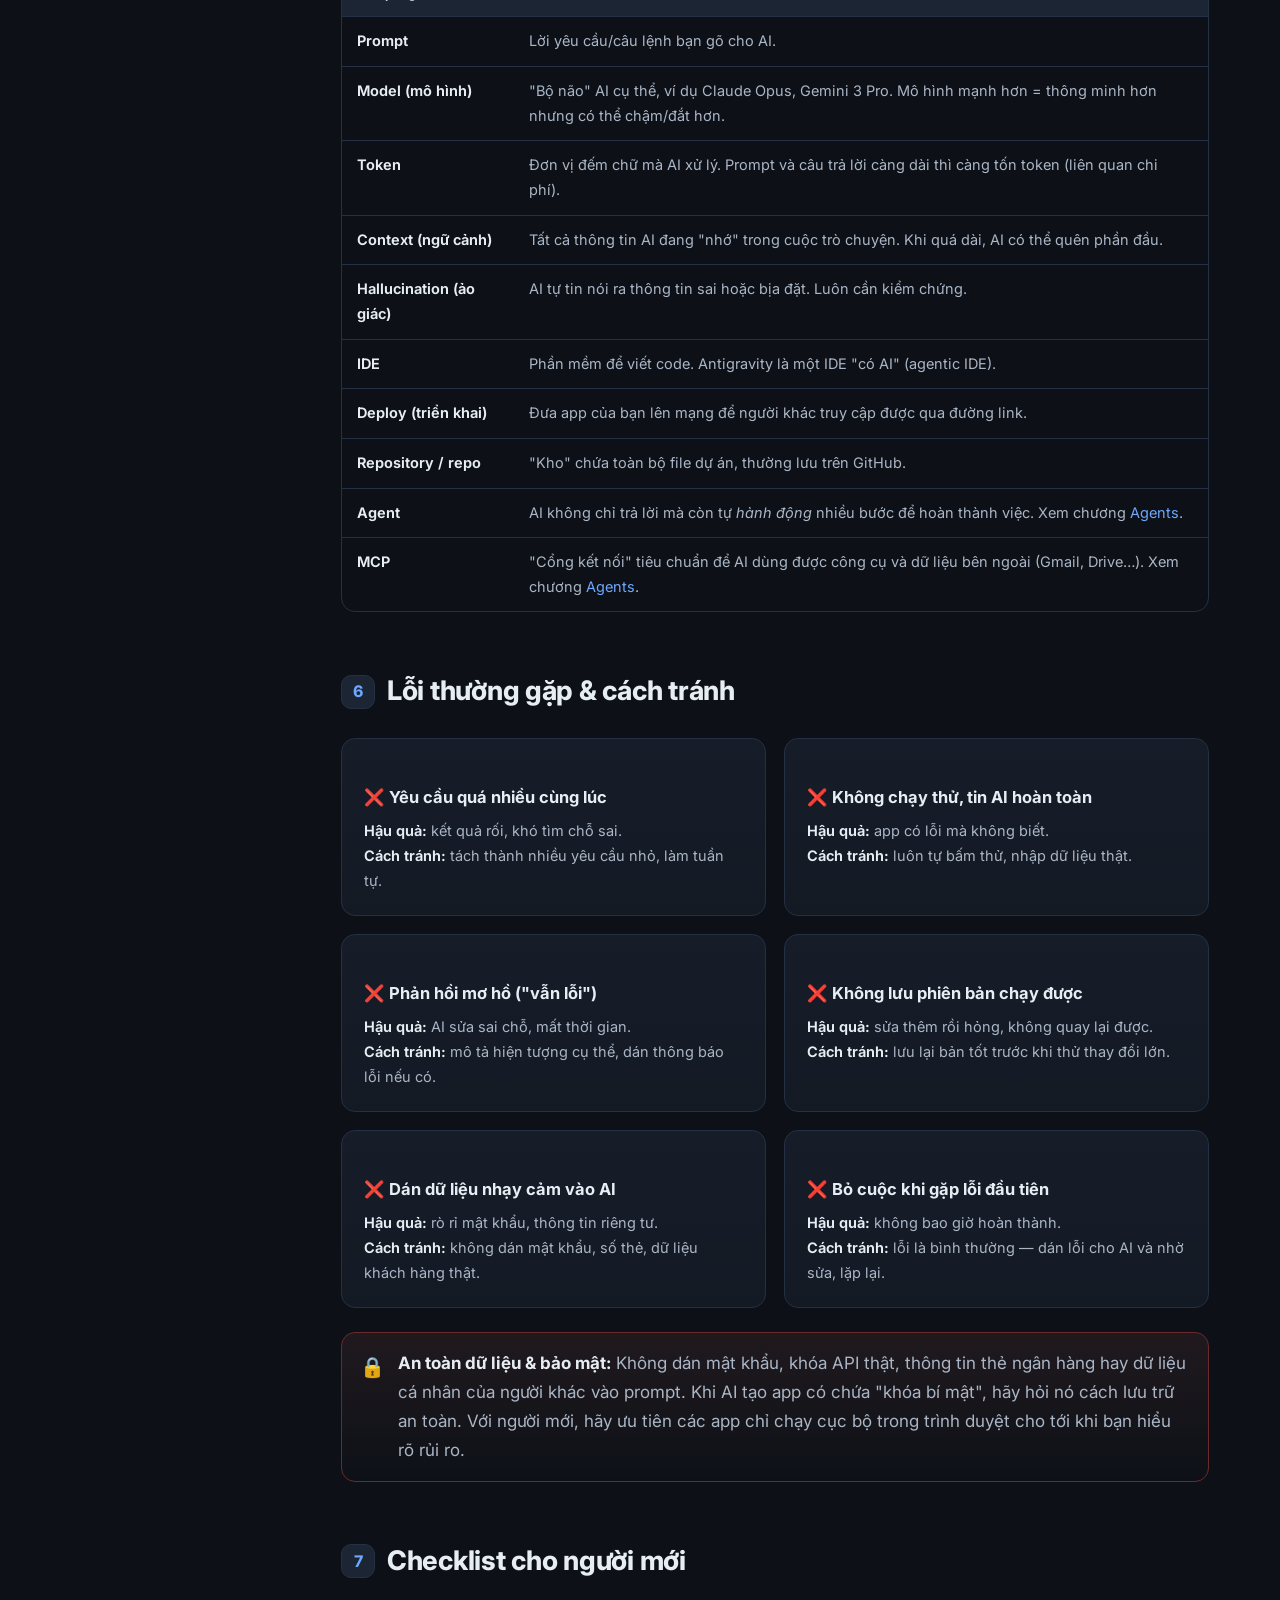
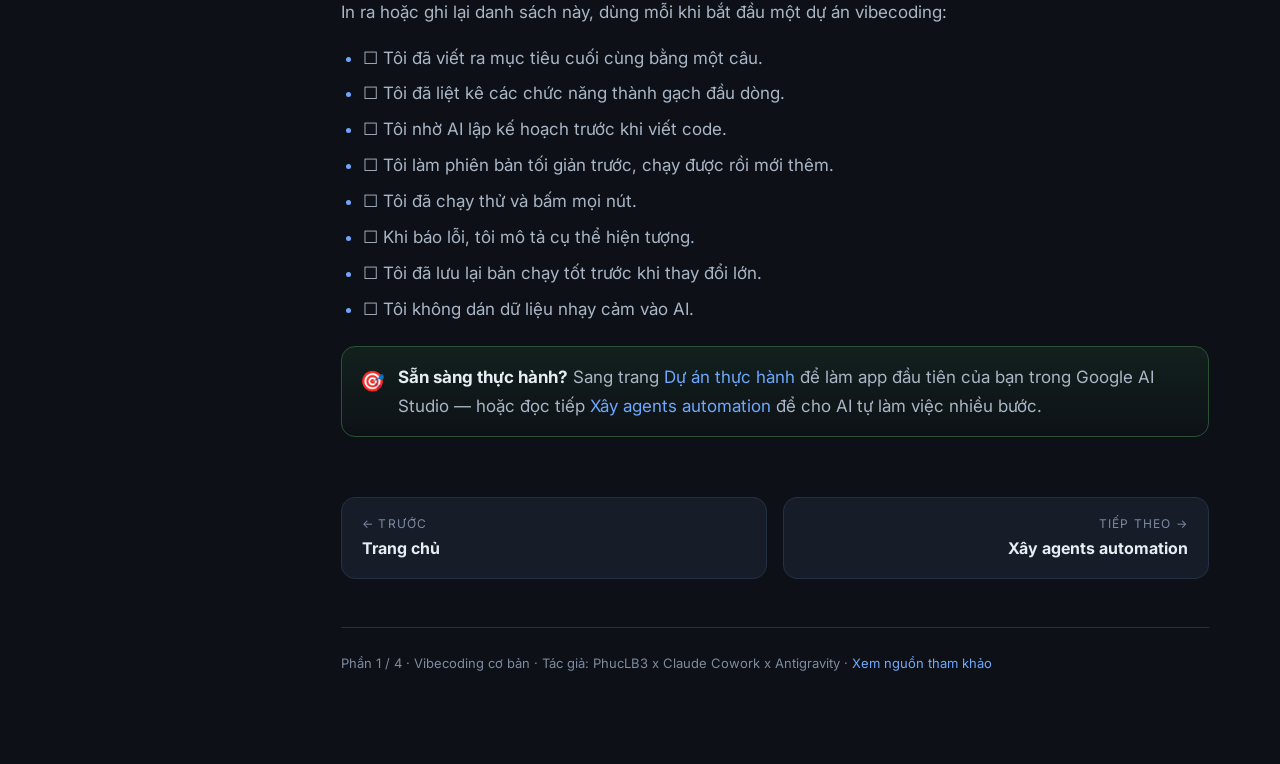
<file: vibecoding.html>
<!DOCTYPE html>
<html lang="vi">
<head>
<meta charset="UTF-8">
<meta name="viewport" content="width=device-width, initial-scale=1.0">
<title>Vibecoding cơ bản — Hướng dẫn toàn tập</title>
<meta name="description" content="Vibecoding là gì, tư duy đúng, cách viết prompt hiệu quả, quy trình tạo phần mềm bằng lời nói và lỗi thường gặp.">
<link rel="preconnect" href="https://fonts.googleapis.com">
<link href="https://fonts.googleapis.com/css2?family=Inter:wght@400;500;600;700;800&display=swap" rel="stylesheet">
<link rel="stylesheet" href="styles.css">
<script>(function(){document.documentElement.setAttribute('data-theme',localStorage.getItem('theme')||'dark')})();</script>
</head>
<body>
<div class="layout">
  <aside class="sidebar">
    <a class="brand" href="index.html" style="color:inherit">
      <div class="logo">🚀</div>
      <div class="title">Vibecoding &amp; AI Agents<span>Hướng dẫn toàn tập</span></div>
    </a>
    <nav class="nav">
      <div class="group-label">Bắt đầu</div>
      <a href="index.html"><span class="ic">🏠</span> Trang chủ</a>
      <a href="vibecoding.html"><span class="ic">✨</span> Vibecoding cơ bản</a>
      <div class="group-label">Đi sâu</div>
      <a href="agents.html"><span class="ic">🤖</span> Xây agents automation</a>
      <a href="compare.html"><span class="ic">⚖️</span> So sánh &amp; tích hợp</a>
      <a href="projects.html"><span class="ic">🛠️</span> Dự án thực hành</a>
      <div class="group-label">Tra cứu</div>
      <a href="references.html"><span class="ic">📚</span> Nguồn &amp; tài liệu</a>
    </nav>
    <div class="sidebar-footer">
      <span class="label">Biên soạn</span>
      PhucLB3 x Claude Cowork x Antigravity
    </div>
  </aside>

  <main class="content">
    <div class="topbar">
      <div class="crumbs"><button class="menu-btn" aria-label="Menu">☰</button> &nbsp; Trang chủ / <b>Vibecoding cơ bản</b></div>
      <span class="badge">Phần 1</span>
    </div>

    <div class="container">
      <section class="hero">
        <span class="eyebrow">Phần 1 · Nền tảng</span>
        <h1>Vibecoding cơ bản</h1>
        <p class="lead">Học cách "trò chuyện" với AI để nó tạo ra phần mềm và làm việc thay bạn — kể cả khi bạn chưa từng viết một dòng code nào.</p>
      </section>

      <figure class="shot" style="margin-top: 10px; margin-bottom: 40px;">
        <img src="images/vibecoding_hero.png" alt="Không gian làm việc Vibecoding nghệ thuật">
        <figcaption><b>Vibecoding:</b> Người dùng đóng vai trò kiến trúc sư đưa ra ý tưởng, AI tự đóng vai trò lập trình viên triển khai và kết nối các khối code.</figcaption>
      </figure>

      <div class="toc">
        <div class="toc-title">Nội dung trang này</div>
        <ol>
          <li><a href="#la-gi">Vibecoding là gì?</a></li>
          <li><a href="#tu-duy">Tư duy đúng khi làm việc với AI</a></li>
          <li><a href="#prompt">Cách viết prompt (lời yêu cầu) hiệu quả</a></li>
          <li><a href="#quy-trinh">Quy trình vibecoding 6 bước</a></li>
          <li><a href="#thuat-ngu">Thuật ngữ cần biết, giải thích dễ hiểu</a></li>
          <li><a href="#loi">Lỗi thường gặp &amp; cách tránh</a></li>
          <li><a href="#checklist">Checklist cho người mới</a></li>
        </ol>
      </div>

      <h2 id="la-gi"><span class="num">1</span>Vibecoding là gì?</h2>
      <p><strong>Vibecoding</strong> (tạm dịch: "lập trình theo cảm hứng/ý tưởng") là cách tạo ra phần mềm bằng cách <strong>mô tả điều bạn muốn bằng ngôn ngữ tự nhiên</strong>, rồi để AI viết phần code thật sự. Thay vì học cú pháp lập trình, bạn tập trung vào việc <em>diễn đạt rõ ý tưởng</em> và <em>kiểm tra kết quả</em>.</p>
      <p>Thuật ngữ này được phổ biến đầu năm 2025 và nhanh chóng trở thành cách làm chính thống: ngay cả các công cụ lớn của Google cũng mô tả tính năng của mình là để bạn "vibe code" ra ứng dụng. Hãy hình dung sự khác biệt:</p>

      <div class="grid cols-2">
        <div class="card">
          <h4>🧱 Lập trình truyền thống</h4>
          <p>Bạn phải học ngôn ngữ (Python, JavaScript…), tự gõ từng dòng lệnh, tự sửa lỗi cú pháp. Mất nhiều tháng để làm được thứ đầu tiên hữu ích.</p>
        </div>
        <div class="card">
          <h4>✨ Vibecoding</h4>
          <p>Bạn nói: <em>"Làm cho tôi một trang ghi chú việc cần làm, có nút thêm và xóa."</em> AI viết code, bạn xem thử, rồi yêu cầu chỉnh sửa bằng lời. Làm được thứ chạy thật trong vài phút.</p>
        </div>
      </div>

      <div class="callout note">
        <span class="ic">🧭</span>
        <div><p><b>Một cách ví von:</b> Vibecoding giống như thuê một người thợ rất giỏi và rất nhanh. Bạn không cần biết cách cầm búa — nhưng bạn vẫn phải biết <em>mình muốn xây cái gì</em>, mô tả rõ ràng, và kiểm tra xem thợ làm có đúng ý không. AI là người thợ; bạn là kiến trúc sư kiêm người nghiệm thu.</p></div>
      </div>

      <h3>Vibecoding làm được những gì cho người mới?</h3>
      <ul>
        <li><strong>Ứng dụng web nhỏ:</strong> trang ghi chú, máy tính chi tiêu, danh sách việc cần làm, trang giới thiệu bản thân.</li>
        <li><strong>Công cụ cá nhân:</strong> chuyển đổi đơn vị, đổi định dạng file, sắp xếp dữ liệu trong bảng tính.</li>
        <li><strong>Tự động hóa việc lặp lại:</strong> đổi tên hàng loạt file, gom email, tạo báo cáo định kỳ (phần này sang chương <a href="agents.html">Agents</a>).</li>
        <li><strong>Bản mẫu (prototype) ý tưởng:</strong> dựng nhanh một app demo để cho người khác xem trước khi đầu tư nghiêm túc.</li>
      </ul>

      <h2 id="tu-duy"><span class="num">2</span>Tư duy đúng khi làm việc với AI</h2>
      <p>Thành công với vibecoding phụ thuộc vào <em>cách bạn tư duy</em> nhiều hơn là công cụ bạn chọn. Bốn nguyên tắc dưới đây là quan trọng nhất.</p>

      <h3>① Bạn là người chỉ đạo, AI là người thực thi</h3>
      <p>AI rất giỏi tạo ra thứ gì đó, nhưng nó <strong>không đọc được suy nghĩ của bạn</strong>. Nếu yêu cầu mơ hồ, kết quả sẽ mơ hồ. Trách nhiệm mô tả rõ ràng và quyết định "đúng/sai" luôn thuộc về bạn.</p>

      <h3>② Làm việc theo vòng lặp nhỏ</h3>
      <p>Đừng cố mô tả toàn bộ một ứng dụng phức tạp trong một câu. Hãy làm từng mảnh nhỏ: yêu cầu → xem kết quả → chỉnh sửa → yêu cầu tiếp. Mỗi vòng lặp nên đủ nhỏ để bạn kiểm tra được ngay.</p>

      <div class="callout tip">
        <span class="ic">🔁</span>
        <div><p><b>Quy tắc vòng lặp nhỏ:</b> "Một yêu cầu = một thay đổi có thể nhìn thấy." Nếu bạn yêu cầu 10 thứ cùng lúc và có 1 thứ sai, bạn sẽ không biết thứ nào hỏng. Làm từng bước giúp bạn luôn kiểm soát.</p></div>
      </div>

      <h3>③ Luôn kiểm tra, đừng tin tưởng mù quáng</h3>
      <p>AI đôi khi "tự tin nói sai" — gọi là <strong>ảo giác (hallucination)</strong>. Nó có thể bịa ra một con số, một hàm không tồn tại, hoặc khẳng định đã làm xong việc mà thực ra chưa. Hãy luôn tự mình xem kết quả: bấm thử nút, đọc lại nội dung, kiểm tra con số.</p>

      <h3>④ Không hiểu thì hỏi lại</h3>
      <p>Một siêu năng lực của người mới: bạn có thể hỏi AI <em>"giải thích đoạn này cho người không biết lập trình"</em> hoặc <em>"đoạn code này làm gì, có rủi ro gì không?"</em>. Dùng AI vừa để làm, vừa để học.</p>

      <h2 id="prompt"><span class="num">3</span>Cách viết prompt (lời yêu cầu) hiệu quả</h2>
      <p><strong>Prompt</strong> là phần văn bản bạn gõ cho AI. Chất lượng prompt quyết định chất lượng kết quả. Đây là công thức dễ nhớ, hiệu quả cho hầu hết trường hợp:</p>

      <div class="callout note">
        <span class="ic">🧩</span>
        <div><p><b>Công thức C-N-Đ-V:</b> <b>C</b>ontext (bối cảnh) → <b>N</b>hiệm vụ (việc cần làm) → <b>Đ</b>ịnh dạng (kết quả ra sao) → <b>V</b>í dụ (nếu có).</p></div>
      </div>

      <h4>Ví dụ prompt yếu (kết quả sẽ chung chung):</h4>
      <div class="codehead"><span class="dot r"></span><span class="dot y"></span><span class="dot g"></span> prompt-yeu.txt</div>
      <pre><code>Làm cho tôi một trang web.</code></pre>

      <h4>Ví dụ prompt tốt (rõ ràng, đủ thông tin):</h4>
      <div class="codehead"><span class="dot r"></span><span class="dot y"></span><span class="dot g"></span> prompt-tot.txt</div>
      <pre><code>Bối cảnh: Tôi là người mới, không biết lập trình.
Nhiệm vụ: Tạo một trang web "Quản lý chi tiêu cá nhân" chạy trong trình duyệt.
Yêu cầu chức năng:
- Cho phép nhập khoản chi: tên, số tiền (VND), danh mục (ăn uống, đi lại, khác).
- Hiển thị danh sách các khoản đã nhập và tổng cộng.
- Có nút xóa từng khoản.
Định dạng: Giao diện tiếng Việt, đơn giản, màu sắc nhẹ nhàng, dùng được trên điện thoại.
Lưu ý: Giải thích ngắn gọn cho tôi cách mở và sử dụng sau khi tạo xong.</code></pre>

      <div class="callout tip">
        <span class="ic">💬</span>
        <div><p><b>Mẹo vàng:</b> Thêm câu <em>"Tôi là người mới, hãy giải thích cho tôi cách dùng"</em> vào prompt. AI sẽ tự động điều chỉnh để dễ hiểu hơn và hướng dẫn bạn từng bước.</p></div>
      </div>

      <h3>Bảy kỹ thuật prompt hữu ích</h3>
      <div class="table-wrap">
        <table>
          <thead><tr><th>Kỹ thuật</th><th>Cách làm</th><th>Khi nào dùng</th></tr></thead>
          <tbody>
            <tr><td><strong>Nêu rõ vai trò</strong></td><td>"Hãy đóng vai một lập trình viên kiên nhẫn dạy người mới…"</td><td>Khi muốn giọng điệu/cách giải thích phù hợp.</td></tr>
            <tr><td><strong>Chia nhỏ yêu cầu</strong></td><td>Liệt kê từng chức năng thành gạch đầu dòng.</td><td>Hầu như luôn luôn — giúp AI không bỏ sót.</td></tr>
            <tr><td><strong>Yêu cầu từng bước</strong></td><td>"Trước tiên hãy lên kế hoạch, đợi tôi đồng ý rồi mới làm."</td><td>Dự án lớn, muốn kiểm soát hướng đi.</td></tr>
            <tr><td><strong>Cho ví dụ mẫu</strong></td><td>Dán một ví dụ kết quả mong muốn vào prompt.</td><td>Khi định dạng quan trọng (bảng, danh sách…).</td></tr>
            <tr><td><strong>Đặt ràng buộc</strong></td><td>"Chỉ dùng 1 file HTML, không cần cài đặt gì thêm."</td><td>Khi muốn kết quả đơn giản, dễ chạy.</td></tr>
            <tr><td><strong>Yêu cầu kiểm tra lại</strong></td><td>"Hãy tự rà soát lỗi trước khi đưa kết quả."</td><td>Để giảm lỗi và thiếu sót.</td></tr>
            <tr><td><strong>Phản hồi cụ thể</strong></td><td>"Nút xóa chưa chạy. Khi bấm, khoản chi vẫn còn."</td><td>Khi sửa lỗi — mô tả hiện tượng cụ thể.</td></tr>
          </tbody>
        </table>
      </div>

      <h2 id="quy-trinh"><span class="num">4</span>Quy trình vibecoding 6 bước</h2>
      <p>Áp dụng quy trình này cho bất kỳ công cụ nào (Claude, Antigravity hay AI Studio). Nó giúp bạn không bị lạc lối.</p>

      <figure class="mock">
        <span class="shot-tag">Sơ đồ · Vòng lặp vibecoding</span>
        <svg viewBox="0 0 780 220" xmlns="http://www.w3.org/2000/svg" role="img" aria-label="Sơ đồ vòng lặp vibecoding: mô tả - AI viết - chạy thử - phản hồi">
          <defs>
            <marker id="vh" markerWidth="10" markerHeight="10" refX="7" refY="3" orient="auto"><path d="M0,0 L7,3 L0,6 Z" fill="#b794f6"/></marker>
          </defs>
          <rect x="24" y="80" width="150" height="60" rx="12" fill="#131c28" stroke="#6ea8fe"/>
          <text x="99" y="106" text-anchor="middle" fill="#6ea8fe" font-family="sans-serif" font-size="13" font-weight="800">💬 Mô tả</text>
          <text x="99" y="125" text-anchor="middle" fill="#aab6c6" font-family="sans-serif" font-size="10">bạn nói muốn gì</text>
          <path d="M176,110 L222,110" stroke="#b794f6" stroke-width="2" fill="none" marker-end="url(#vh)"/>
          <rect x="224" y="80" width="150" height="60" rx="12" fill="#131c28" stroke="#56d364"/>
          <text x="299" y="106" text-anchor="middle" fill="#56d364" font-family="sans-serif" font-size="13" font-weight="800">🤖 AI viết</text>
          <text x="299" y="125" text-anchor="middle" fill="#aab6c6" font-family="sans-serif" font-size="10">tạo ra phần mềm</text>
          <path d="M376,110 L422,110" stroke="#b794f6" stroke-width="2" fill="none" marker-end="url(#vh)"/>
          <rect x="424" y="80" width="150" height="60" rx="12" fill="#131c28" stroke="#f0b429"/>
          <text x="499" y="106" text-anchor="middle" fill="#f0b429" font-family="sans-serif" font-size="13" font-weight="800">▶️ Chạy thử</text>
          <text x="499" y="125" text-anchor="middle" fill="#aab6c6" font-family="sans-serif" font-size="10">bạn kiểm tra</text>
          <path d="M576,110 L622,110" stroke="#b794f6" stroke-width="2" fill="none" marker-end="url(#vh)"/>
          <rect x="624" y="80" width="132" height="60" rx="12" fill="#131c28" stroke="#f778ba"/>
          <text x="690" y="106" text-anchor="middle" fill="#f778ba" font-family="sans-serif" font-size="13" font-weight="800">✏️ Phản hồi</text>
          <text x="690" y="125" text-anchor="middle" fill="#aab6c6" font-family="sans-serif" font-size="10">góp ý chỉnh sửa</text>
          <!-- loop back -->
          <path d="M690,140 L690,180 L99,180 L99,142" stroke="#b794f6" stroke-width="2" fill="none" stroke-dasharray="5,5" marker-end="url(#vh)"/>
          <text x="394" y="200" text-anchor="middle" fill="#7d8aa0" font-family="sans-serif" font-size="11">↻ lặp vòng nhỏ đến khi ưng ý</text>
        </svg>
        <figcaption>Bí quyết là <b>làm từng vòng nhỏ</b>: mỗi yêu cầu = một thay đổi nhìn thấy được, để luôn kiểm soát kết quả.</figcaption>
      </figure>

      <ol class="steps">
        <li><span class="st-title">Mô tả ý tưởng bằng một câu</span> Viết ra mục tiêu cuối cùng: "Tôi muốn một app giúp tôi theo dõi thói quen uống nước mỗi ngày." Đây là kim chỉ nam.</li>
        <li><span class="st-title">Nhờ AI lập kế hoạch trước</span> Yêu cầu: "Hãy đề xuất các chức năng và kế hoạch làm, đừng viết code vội." Bạn duyệt kế hoạch trước khi AI bắt tay.</li>
        <li><span class="st-title">Làm phiên bản tối giản trước</span> Bắt đầu với phiên bản chạy được đơn giản nhất. Có thể chạy là đã thành công bước đầu, đẹp/đầy đủ tính tiếp sau.</li>
        <li><span class="st-title">Chạy thử và quan sát</span> Mở kết quả, bấm thử mọi nút, nhập dữ liệu thật. Ghi lại chỗ nào sai hoặc chưa ưng.</li>
        <li><span class="st-title">Phản hồi để chỉnh sửa</span> Mô tả cụ thể vấn đề. Lặp lại bước 3–5 cho đến khi ưng ý. Đây là phần chiếm nhiều thời gian nhất, và là bình thường.</li>
        <li><span class="st-title">Lưu lại &amp; chia sẻ</span> Lưu file/dự án, hoặc triển khai lên mạng (AI Studio có nút deploy). Ghi chú lại prompt đã dùng để lần sau tái sử dụng.</li>
      </ol>

      <div class="callout warn">
        <span class="ic">⚠️</span>
        <div><p><b>Đừng bỏ qua bước 4 (chạy thử).</b> Lỗi phổ biến nhất của người mới là tin rằng "AI nói xong rồi nghĩa là xong". Luôn tự kiểm chứng bằng mắt và bằng tay.</p></div>
      </div>

      <h2 id="thuat-ngu"><span class="num">5</span>Thuật ngữ cần biết, giải thích dễ hiểu</h2>
      <p>Bạn sẽ gặp những từ này thường xuyên. Đây là cách hiểu nhanh, không cần nền tảng kỹ thuật.</p>

      <div class="table-wrap">
        <table>
          <thead><tr><th>Thuật ngữ</th><th>Hiểu nôm na</th></tr></thead>
          <tbody>
            <tr><td><strong>Prompt</strong></td><td>Lời yêu cầu/câu lệnh bạn gõ cho AI.</td></tr>
            <tr><td><strong>Model (mô hình)</strong></td><td>"Bộ não" AI cụ thể, ví dụ Claude Opus, Gemini 3 Pro. Mô hình mạnh hơn = thông minh hơn nhưng có thể chậm/đắt hơn.</td></tr>
            <tr><td><strong>Token</strong></td><td>Đơn vị đếm chữ mà AI xử lý. Prompt và câu trả lời càng dài thì càng tốn token (liên quan chi phí).</td></tr>
            <tr><td><strong>Context (ngữ cảnh)</strong></td><td>Tất cả thông tin AI đang "nhớ" trong cuộc trò chuyện. Khi quá dài, AI có thể quên phần đầu.</td></tr>
            <tr><td><strong>Hallucination (ảo giác)</strong></td><td>AI tự tin nói ra thông tin sai hoặc bịa đặt. Luôn cần kiểm chứng.</td></tr>
            <tr><td><strong>IDE</strong></td><td>Phần mềm để viết code. Antigravity là một IDE "có AI" (agentic IDE).</td></tr>
            <tr><td><strong>Deploy (triển khai)</strong></td><td>Đưa app của bạn lên mạng để người khác truy cập được qua đường link.</td></tr>
            <tr><td><strong>Repository / repo</strong></td><td>"Kho" chứa toàn bộ file dự án, thường lưu trên GitHub.</td></tr>
            <tr><td><strong>Agent</strong></td><td>AI không chỉ trả lời mà còn tự <em>hành động</em> nhiều bước để hoàn thành việc. Xem chương <a href="agents.html">Agents</a>.</td></tr>
            <tr><td><strong>MCP</strong></td><td>"Cổng kết nối" tiêu chuẩn để AI dùng được công cụ và dữ liệu bên ngoài (Gmail, Drive…). Xem chương <a href="agents.html#mcp">Agents</a>.</td></tr>
          </tbody>
        </table>
      </div>

      <h2 id="loi"><span class="num">6</span>Lỗi thường gặp &amp; cách tránh</h2>

      <div class="grid cols-2">
        <div class="card">
          <h4>❌ Yêu cầu quá nhiều cùng lúc</h4>
          <p><strong>Hậu quả:</strong> kết quả rối, khó tìm chỗ sai.<br><strong>Cách tránh:</strong> tách thành nhiều yêu cầu nhỏ, làm tuần tự.</p>
        </div>
        <div class="card">
          <h4>❌ Không chạy thử, tin AI hoàn toàn</h4>
          <p><strong>Hậu quả:</strong> app có lỗi mà không biết.<br><strong>Cách tránh:</strong> luôn tự bấm thử, nhập dữ liệu thật.</p>
        </div>
        <div class="card">
          <h4>❌ Phản hồi mơ hồ ("vẫn lỗi")</h4>
          <p><strong>Hậu quả:</strong> AI sửa sai chỗ, mất thời gian.<br><strong>Cách tránh:</strong> mô tả hiện tượng cụ thể, dán thông báo lỗi nếu có.</p>
        </div>
        <div class="card">
          <h4>❌ Không lưu phiên bản chạy được</h4>
          <p><strong>Hậu quả:</strong> sửa thêm rồi hỏng, không quay lại được.<br><strong>Cách tránh:</strong> lưu lại bản tốt trước khi thử thay đổi lớn.</p>
        </div>
        <div class="card">
          <h4>❌ Dán dữ liệu nhạy cảm vào AI</h4>
          <p><strong>Hậu quả:</strong> rò rỉ mật khẩu, thông tin riêng tư.<br><strong>Cách tránh:</strong> không dán mật khẩu, số thẻ, dữ liệu khách hàng thật.</p>
        </div>
        <div class="card">
          <h4>❌ Bỏ cuộc khi gặp lỗi đầu tiên</h4>
          <p><strong>Hậu quả:</strong> không bao giờ hoàn thành.<br><strong>Cách tránh:</strong> lỗi là bình thường — dán lỗi cho AI và nhờ sửa, lặp lại.</p>
        </div>
      </div>

      <div class="callout danger">
        <span class="ic">🔒</span>
        <div><p><b>An toàn dữ liệu &amp; bảo mật:</b> Không dán mật khẩu, khóa API thật, thông tin thẻ ngân hàng hay dữ liệu cá nhân của người khác vào prompt. Khi AI tạo app có chứa "khóa bí mật", hãy hỏi nó cách lưu trữ an toàn. Với người mới, hãy ưu tiên các app chỉ chạy cục bộ trong trình duyệt cho tới khi bạn hiểu rõ rủi ro.</p></div>
      </div>

      <h2 id="checklist"><span class="num">7</span>Checklist cho người mới</h2>
      <p>In ra hoặc ghi lại danh sách này, dùng mỗi khi bắt đầu một dự án vibecoding:</p>
      <ul>
        <li>☐ Tôi đã viết ra mục tiêu cuối cùng bằng một câu.</li>
        <li>☐ Tôi đã liệt kê các chức năng thành gạch đầu dòng.</li>
        <li>☐ Tôi nhờ AI lập kế hoạch trước khi viết code.</li>
        <li>☐ Tôi làm phiên bản tối giản trước, chạy được rồi mới thêm.</li>
        <li>☐ Tôi đã chạy thử và bấm mọi nút.</li>
        <li>☐ Khi báo lỗi, tôi mô tả cụ thể hiện tượng.</li>
        <li>☐ Tôi đã lưu lại bản chạy tốt trước khi thay đổi lớn.</li>
        <li>☐ Tôi không dán dữ liệu nhạy cảm vào AI.</li>
      </ul>

      <div class="callout tip">
        <span class="ic">🎯</span>
        <div><p><b>Sẵn sàng thực hành?</b> Sang trang <a href="projects.html">Dự án thực hành</a> để làm app đầu tiên của bạn trong Google AI Studio — hoặc đọc tiếp <a href="agents.html">Xây agents automation</a> để cho AI tự làm việc nhiều bước.</p></div>
      </div>

      <div class="pagenav">
        <a href="index.html">
          <div class="dir">← Trước</div>
          <div class="lbl">Trang chủ</div>
        </a>
        <a class="next" href="agents.html">
          <div class="dir">Tiếp theo →</div>
          <div class="lbl">Xây agents automation</div>
        </a>
      </div>

      <div class="foot">Phần 1 / 4 · Vibecoding cơ bản · Tác giả: PhucLB3 x Claude Cowork x Antigravity · <a href="references.html">Xem nguồn tham khảo</a></div>
    </div>
  </main>
</div>
<script src="app.js"></script>
</body>
</html>
</file>
<file: styles.css>
/* ============================================================
   Vibecoding & AI Agents — Hướng dẫn toàn tập (Tiếng Việt)
   Shared stylesheet
   ============================================================ */

:root {
  --bg: #0d1117;
  --bg-soft: #131a24;
  --panel: #161d29;
  --panel-2: #1c2533;
  --border: #243044;
  --text: #e6edf3;
  --text-soft: #aab6c6;
  --muted: #7d8aa0;
  --accent: #6ea8fe;
  --accent-2: #b794f6;
  --green: #56d364;
  --orange: #f0b429;
  --pink: #f778ba;
  --red: #ff7b72;
  --radius: 14px;
  --radius-sm: 9px;
  --maxw: 920px;
  --sidebar: 270px;
  --shadow: 0 10px 30px rgba(0,0,0,.35);
  --font: "Inter", -apple-system, BlinkMacSystemFont, "Segoe UI", Roboto, "Helvetica Neue", Arial, "Noto Sans", sans-serif;
  --mono: "SFMono-Regular", ui-monospace, "JetBrains Mono", Menlo, Consolas, monospace;
}

/* ---------- Light Theme ---------- */
[data-theme="light"] {
  --bg: #f6f8fa;
  --bg-soft: #ffffff;
  --panel: #ffffff;
  --panel-2: #f0f3f6;
  --border: #d0d7de;
  --text: #24292f;
  --text-soft: #57606a;
  --muted: #6e7781;
  --accent: #0969da;
  --accent-2: #8250df;
  --green: #1a7f37;
  --orange: #9a6700;
  --pink: #bf3989;
  --red: #cf222e;
  --shadow: 0 10px 30px rgba(140,149,159,0.12);
}

[data-theme="light"] body {
  background: radial-gradient(1200px 600px at 80% -10%, rgba(9, 105, 218, 0.06) 0%, transparent 55%),
              radial-gradient(900px 500px at -10% 10%, rgba(130, 80, 223, 0.06) 0%, transparent 50%),
              var(--bg);
}

[data-theme="light"] h1 {
  background: linear-gradient(120deg, #1f2937 30%, #6f42c1 100%);
  -webkit-background-clip: text;
  background-clip: text;
  color: transparent;
}

[data-theme="light"] .sidebar {
  background: rgba(255,255,255,.8);
}

[data-theme="light"] .topbar {
  background: rgba(246,248,250,.8);
}

[data-theme="light"] .callout.tip { border-color: #1a7f37; background: rgba(26, 127, 55, 0.04); }
[data-theme="light"] .callout.warn { border-color: #9a6700; background: rgba(154, 103, 0, 0.04); }
[data-theme="light"] .callout.note { border-color: #0969da; background: rgba(9, 105, 218, 0.04); }
[data-theme="light"] .callout.danger { border-color: #cf222e; background: rgba(207, 34, 46, 0.04); }

[data-theme="light"] code {
  background: rgba(175, 184, 193, 0.2);
  border-color: transparent;
  color: #cf222e;
}
[data-theme="light"] pre {
  background: #f6f8fa;
  border-color: #d0d7de;
}
[data-theme="light"] pre code {
  color: #24292f;
}

/* ---------- Theme toggle button ---------- */
.theme-btn {
  display: inline-flex;
  align-items: center;
  gap: 6px;
  background: var(--panel-2);
  border: 1px solid var(--border);
  color: var(--text-soft);
  padding: 5px 12px;
  border-radius: 999px;
  font-size: 12px;
  font-weight: 500;
  cursor: pointer;
  transition: background .15s, color .15s, border-color .15s, transform .1s;
}
.theme-btn:hover {
  background: var(--border);
  color: var(--text);
  border-color: var(--muted);
}
.theme-btn:active {
  transform: scale(0.96);
}
.theme-btn .theme-text {
  font-weight: 600;
}

* { box-sizing: border-box; }

html { scroll-behavior: smooth; }

body {
  margin: 0;
  font-family: var(--font);
  background: radial-gradient(1200px 600px at 80% -10%, #1a2740 0%, transparent 55%),
              radial-gradient(900px 500px at -10% 10%, #25183a 0%, transparent 50%),
              var(--bg);
  color: var(--text);
  line-height: 1.7;
  font-size: 17px;
  -webkit-font-smoothing: antialiased;
}

a { color: var(--accent); text-decoration: none; }
a:hover { text-decoration: underline; }

/* ---------- Layout ---------- */
.layout { display: flex; min-height: 100vh; }

.sidebar {
  width: var(--sidebar);
  flex: 0 0 var(--sidebar);
  background: rgba(13,17,23,.75);
  backdrop-filter: blur(8px);
  border-right: 1px solid var(--border);
  padding: 26px 20px 40px;
  position: sticky;
  top: 0;
  height: 100vh;
  overflow-y: auto;
  display: flex;
  flex-direction: column;
}

.sidebar-footer {
  margin-top: auto;
  padding-top: 20px;
  border-top: 1px solid var(--border);
  font-size: 11.5px;
  color: var(--muted);
  line-height: 1.5;
}
.sidebar-footer .label {
  display: block;
  font-weight: 600;
  text-transform: uppercase;
  letter-spacing: 0.05em;
  margin-bottom: 4px;
  font-size: 10px;
  color: var(--text-soft);
}


.brand { display: flex; align-items: center; gap: 11px; margin-bottom: 6px; }
.brand .logo {
  width: 38px; height: 38px; border-radius: 11px;
  background: linear-gradient(135deg, var(--accent), var(--accent-2));
  display: grid; place-items: center; font-size: 20px; flex: 0 0 38px;
}
.brand .title { font-weight: 700; font-size: 15px; line-height: 1.25; }
.brand .title span { display: block; font-weight: 400; font-size: 12px; color: var(--muted); }

.nav { margin-top: 22px; }
.nav .group-label {
  font-size: 11px; letter-spacing: .12em; text-transform: uppercase;
  color: var(--muted); margin: 18px 0 8px; font-weight: 600;
}
.nav a {
  display: flex; align-items: center; gap: 10px;
  padding: 9px 12px; border-radius: var(--radius-sm);
  color: var(--text-soft); font-size: 14.5px; font-weight: 500;
  margin-bottom: 3px; transition: background .15s, color .15s;
}
.nav a:hover { background: var(--panel-2); color: var(--text); text-decoration: none; }
.nav a.active { background: linear-gradient(135deg, rgba(110,168,254,.18), rgba(183,148,246,.16)); color: #fff; }
.nav a .ic { width: 18px; text-align: center; opacity: .9; }

/* ---------- Content ---------- */
.content { flex: 1; min-width: 0; padding: 0 0 90px; }
.container { max-width: var(--maxw); margin: 0 auto; padding: 0 26px; }

.topbar {
  position: sticky; top: 0; z-index: 20;
  backdrop-filter: blur(10px);
  background: rgba(13,17,23,.6);
  border-bottom: 1px solid var(--border);
  padding: 12px 26px;
  display: flex; align-items: center; justify-content: space-between;
  font-size: 13.5px; color: var(--muted);
}
.topbar .crumbs b { color: var(--text-soft); font-weight: 600; }
.topbar .badge {
  background: var(--panel-2); border: 1px solid var(--border);
  padding: 4px 11px; border-radius: 999px; font-size: 12px; color: var(--text-soft);
}

/* Hero */
.hero { padding: 54px 0 26px; }
.eyebrow {
  display: inline-block; font-size: 12.5px; letter-spacing: .14em; text-transform: uppercase;
  color: var(--accent); font-weight: 700; margin-bottom: 14px;
}
h1 {
  font-size: clamp(28px, 5vw, 44px); line-height: 1.12; margin: 0 0 16px;
  font-weight: 800; letter-spacing: -.02em;
  background: linear-gradient(120deg, #fff 30%, #b794f6 100%);
  -webkit-background-clip: text; background-clip: text; color: transparent;
}
.lead { font-size: 19px; color: var(--text-soft); max-width: 680px; margin: 0 0 8px; }

h2 {
  font-size: 27px; font-weight: 750; margin: 52px 0 14px; letter-spacing: -.01em;
  scroll-margin-top: 80px; padding-top: 4px;
}
h2 .num {
  display: inline-grid; place-items: center; width: 34px; height: 34px;
  border-radius: 10px; background: var(--panel-2); border: 1px solid var(--border);
  font-size: 16px; margin-right: 12px; color: var(--accent); vertical-align: 3px;
}
h3 { font-size: 20px; font-weight: 700; margin: 32px 0 10px; scroll-margin-top: 80px; }
h4 { font-size: 16.5px; font-weight: 700; margin: 22px 0 8px; color: var(--text); }

p { margin: 12px 0; color: var(--text-soft); }
strong { color: var(--text); font-weight: 650; }
ul, ol { color: var(--text-soft); padding-left: 22px; }
li { margin: 7px 0; }
li::marker { color: var(--accent); }

hr { border: none; border-top: 1px solid var(--border); margin: 40px 0; }

/* Cards grid */
.grid { display: grid; gap: 18px; margin: 24px 0; }
.grid.cols-2 { grid-template-columns: repeat(2, 1fr); }
.grid.cols-3 { grid-template-columns: repeat(3, 1fr); }

.card {
  background: linear-gradient(180deg, var(--panel), var(--bg-soft));
  border: 1px solid var(--border); border-radius: var(--radius);
  padding: 22px; transition: transform .15s, border-color .15s, box-shadow .15s;
}
a.card { color: inherit; display: block; }
a.card:hover { transform: translateY(-3px); border-color: var(--accent); box-shadow: var(--shadow); text-decoration: none; }
.card .ic-lg { font-size: 26px; margin-bottom: 10px; }
.card h3 { margin: 4px 0 6px; font-size: 18px; }
.card p { font-size: 14.5px; margin: 0; }
.card .arrow { color: var(--accent); font-weight: 700; font-size: 14px; margin-top: 12px; display: inline-block; }

/* Callouts */
.callout {
  border-radius: var(--radius); padding: 16px 18px; margin: 22px 0;
  border: 1px solid var(--border); background: var(--panel);
  display: flex; gap: 13px; align-items: flex-start;
}
.callout .ic { font-size: 20px; flex: 0 0 auto; margin-top: 1px; }
.callout p { margin: 0; }
.callout p + p { margin-top: 8px; }
.callout.tip { border-color: #2c5234; background: linear-gradient(180deg, rgba(86,211,100,.08), transparent); }
.callout.warn { border-color: #5c4a1f; background: linear-gradient(180deg, rgba(240,180,41,.08), transparent); }
.callout.note { border-color: #2a4a6b; background: linear-gradient(180deg, rgba(110,168,254,.08), transparent); }
.callout.danger { border-color: #6b2a2a; background: linear-gradient(180deg, rgba(255,123,114,.08), transparent); }
.callout b { color: var(--text); }

/* Code */
code {
  font-family: var(--mono); font-size: .9em;
  background: var(--panel-2); border: 1px solid var(--border);
  padding: 1px 6px; border-radius: 6px; color: #ffd9a0;
}
pre {
  background: #0a0e14; border: 1px solid var(--border); border-radius: var(--radius);
  padding: 16px 18px; overflow-x: auto; margin: 18px 0; font-size: 14px; line-height: 1.6;
}
pre code { background: none; border: none; padding: 0; color: #cdd9e5; }
.codehead {
  background: var(--panel-2); border: 1px solid var(--border); border-bottom: none;
  border-radius: var(--radius) var(--radius) 0 0; padding: 8px 16px;
  font-family: var(--mono); font-size: 12.5px; color: var(--muted);
  display: flex; align-items: center; gap: 8px; margin-bottom: -18px; position: relative; z-index: 1;
}
.codehead + pre { border-radius: 0 0 var(--radius) var(--radius); }
.dot { width: 11px; height: 11px; border-radius: 50%; display: inline-block; }
.dot.r { background: #ff5f56; } .dot.y { background: #ffbd2e; } .dot.g { background: #27c93f; }

/* Tables */
.table-wrap { overflow-x: auto; margin: 22px 0; border: 1px solid var(--border); border-radius: var(--radius); }
table { border-collapse: collapse; width: 100%; font-size: 14.5px; }
th, td { text-align: left; padding: 12px 15px; border-bottom: 1px solid var(--border); vertical-align: top; }
th { background: var(--panel-2); color: var(--text); font-weight: 650; font-size: 13px; letter-spacing: .02em; }
tr:last-child td { border-bottom: none; }
td { color: var(--text-soft); }
td strong { color: var(--text); }

/* Steps */
.steps { counter-reset: step; margin: 24px 0; padding: 0; list-style: none; }
.steps > li {
  position: relative; padding: 4px 0 22px 52px; margin: 0;
  border-left: 2px solid var(--border); margin-left: 16px;
}
.steps > li:last-child { border-left-color: transparent; padding-bottom: 0; }
.steps > li::before {
  counter-increment: step; content: counter(step);
  position: absolute; left: -17px; top: 0;
  width: 32px; height: 32px; border-radius: 50%;
  background: linear-gradient(135deg, var(--accent), var(--accent-2));
  color: #07101f; font-weight: 800; display: grid; place-items: center; font-size: 14px;
}
.steps > li .st-title { font-weight: 700; color: var(--text); font-size: 16.5px; display: block; margin-bottom: 2px; }

/* Pills / tags */
.pill {
  display: inline-flex; align-items: center; gap: 6px;
  background: var(--panel-2); border: 1px solid var(--border);
  padding: 4px 11px; border-radius: 999px; font-size: 12.5px; color: var(--text-soft); margin: 3px 4px 3px 0;
}
.pill.accent { color: var(--accent); border-color: #2a4a6b; }
.pill.green { color: var(--green); border-color: #2c5234; }
.pill.pink { color: var(--pink); border-color: #5c2a45; }

/* Tool logos inline */
.toolname { font-weight: 650; color: var(--text); }

/* Reference list */
.reflist { list-style: none; padding: 0; counter-reset: ref; }
.reflist li {
  counter-increment: ref; position: relative; padding: 14px 16px 14px 52px;
  border: 1px solid var(--border); border-radius: var(--radius-sm); margin-bottom: 10px;
  background: var(--panel); font-size: 14.5px;
}
.reflist li::before {
  content: "[" counter(ref) "]"; position: absolute; left: 14px; top: 14px;
  color: var(--accent); font-family: var(--mono); font-size: 13px; font-weight: 700;
}
.reflist li .src { display: block; color: var(--muted); font-size: 12.5px; margin-top: 3px; word-break: break-all; }

/* Prev/Next nav */
.pagenav { display: flex; justify-content: space-between; gap: 16px; margin-top: 60px; }
.pagenav a {
  flex: 1; padding: 16px 20px; border: 1px solid var(--border); border-radius: var(--radius);
  background: var(--panel); transition: border-color .15s, transform .15s;
}
.pagenav a:hover { border-color: var(--accent); transform: translateY(-2px); text-decoration: none; }
.pagenav .dir { font-size: 12px; color: var(--muted); text-transform: uppercase; letter-spacing: .1em; }
.pagenav .lbl { font-weight: 700; color: var(--text); font-size: 16px; }
.pagenav .next { text-align: right; }

/* Footer */
.foot { color: var(--muted); font-size: 13px; margin-top: 48px; padding-top: 24px; border-top: 1px solid var(--border); }

/* TOC inline (on-page) */
.toc {
  background: var(--panel); border: 1px solid var(--border); border-radius: var(--radius);
  padding: 18px 22px; margin: 26px 0;
}
.toc .toc-title { font-weight: 700; font-size: 13px; text-transform: uppercase; letter-spacing: .1em; color: var(--muted); margin-bottom: 10px; }
.toc ol { margin: 0; padding-left: 20px; }
.toc a { color: var(--text-soft); }

/* Figures / mockups */
figure { margin: 26px 0; }
figure.mock {
  background: linear-gradient(180deg, var(--panel), var(--bg-soft));
  border: 1px solid var(--border); border-radius: var(--radius);
  padding: 16px; box-shadow: var(--shadow);
}
figure.mock svg { width: 100%; height: auto; display: block; border-radius: 10px; }
figure figcaption {
  margin-top: 11px; font-size: 13.5px; color: var(--muted); text-align: center;
  border-top: 1px dashed var(--border); padding-top: 10px;
}
figure figcaption b { color: var(--text-soft); }
.shot-tag {
  display: inline-block; font-size: 11px; letter-spacing: .08em; text-transform: uppercase;
  color: var(--accent); border: 1px solid #2a4a6b; background: rgba(110,168,254,.08);
  padding: 2px 9px; border-radius: 999px; margin-bottom: 9px; font-weight: 700;
}
.shot-tag.real { color: var(--green); border-color: #2c5234; background: rgba(86,211,100,.08); }
figure.shot img { width: 100%; height: auto; display: block; border-radius: 10px; border: 1px solid var(--border); }

/* Mobile menu toggle */
.menu-btn { display: none; }

@media (max-width: 880px) {
  .sidebar {
    position: fixed; left: 0; top: 0; z-index: 100; transform: translateX(-100%);
    transition: transform .25s; box-shadow: var(--shadow);
  }
  body.nav-open .sidebar { transform: translateX(0); }
  body.nav-open::after {
    content: ""; position: fixed; inset: 0; background: rgba(0,0,0,.5); z-index: 90;
  }
  .menu-btn {
    display: inline-grid; place-items: center; width: 38px; height: 38px;
    border-radius: 9px; background: var(--panel-2); border: 1px solid var(--border);
    color: var(--text); font-size: 18px; cursor: pointer;
  }
  .grid.cols-2, .grid.cols-3 { grid-template-columns: 1fr; }
  .pagenav { flex-direction: column; }
  body { font-size: 16px; }
}

/* ---------- Sidebar Counter & Pulse Animation ---------- */
@keyframes pulse {
  0% { transform: scale(0.95); box-shadow: 0 0 0 0 rgba(86, 211, 100, 0.7); }
  70% { transform: scale(1); box-shadow: 0 0 0 5px rgba(86, 211, 100, 0); }
  100% { transform: scale(0.95); box-shadow: 0 0 0 0 rgba(86, 211, 100, 0); }
}
.pulse-dot {
  animation: pulse 2s infinite;
  box-shadow: 0 0 0 0 rgba(86, 211, 100, 0.4);
}

.sidebar-counter {
  margin-top: 16px;
  padding-top: 16px;
  border-top: 1px dashed var(--border);
  font-size: 11px;
  color: var(--text-soft);
}
.sidebar-counter .counter-row {
  display: flex;
  justify-content: space-between;
  margin-bottom: 6px;
}
.sidebar-counter .counter-label {
  color: var(--muted);
}
.sidebar-counter .counter-val {
  font-weight: 600;
  color: var(--text);
}
</file>
